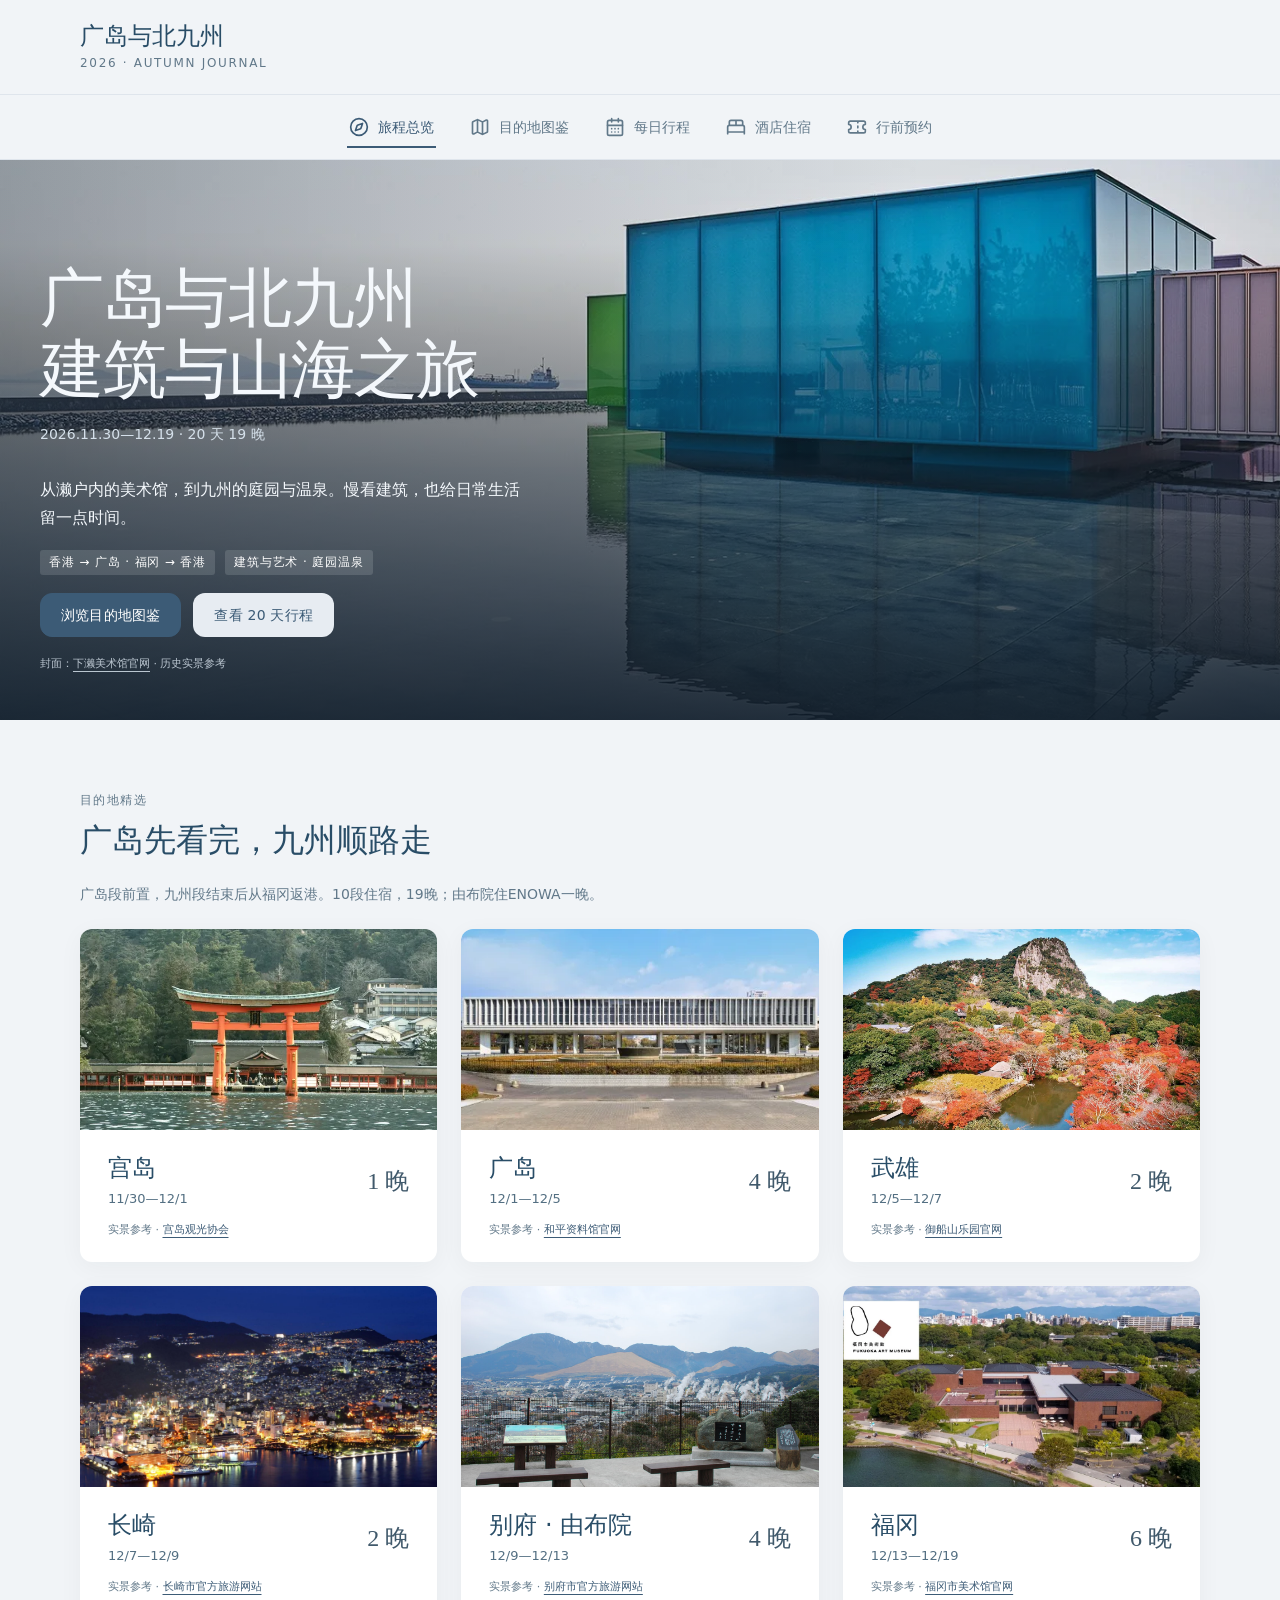
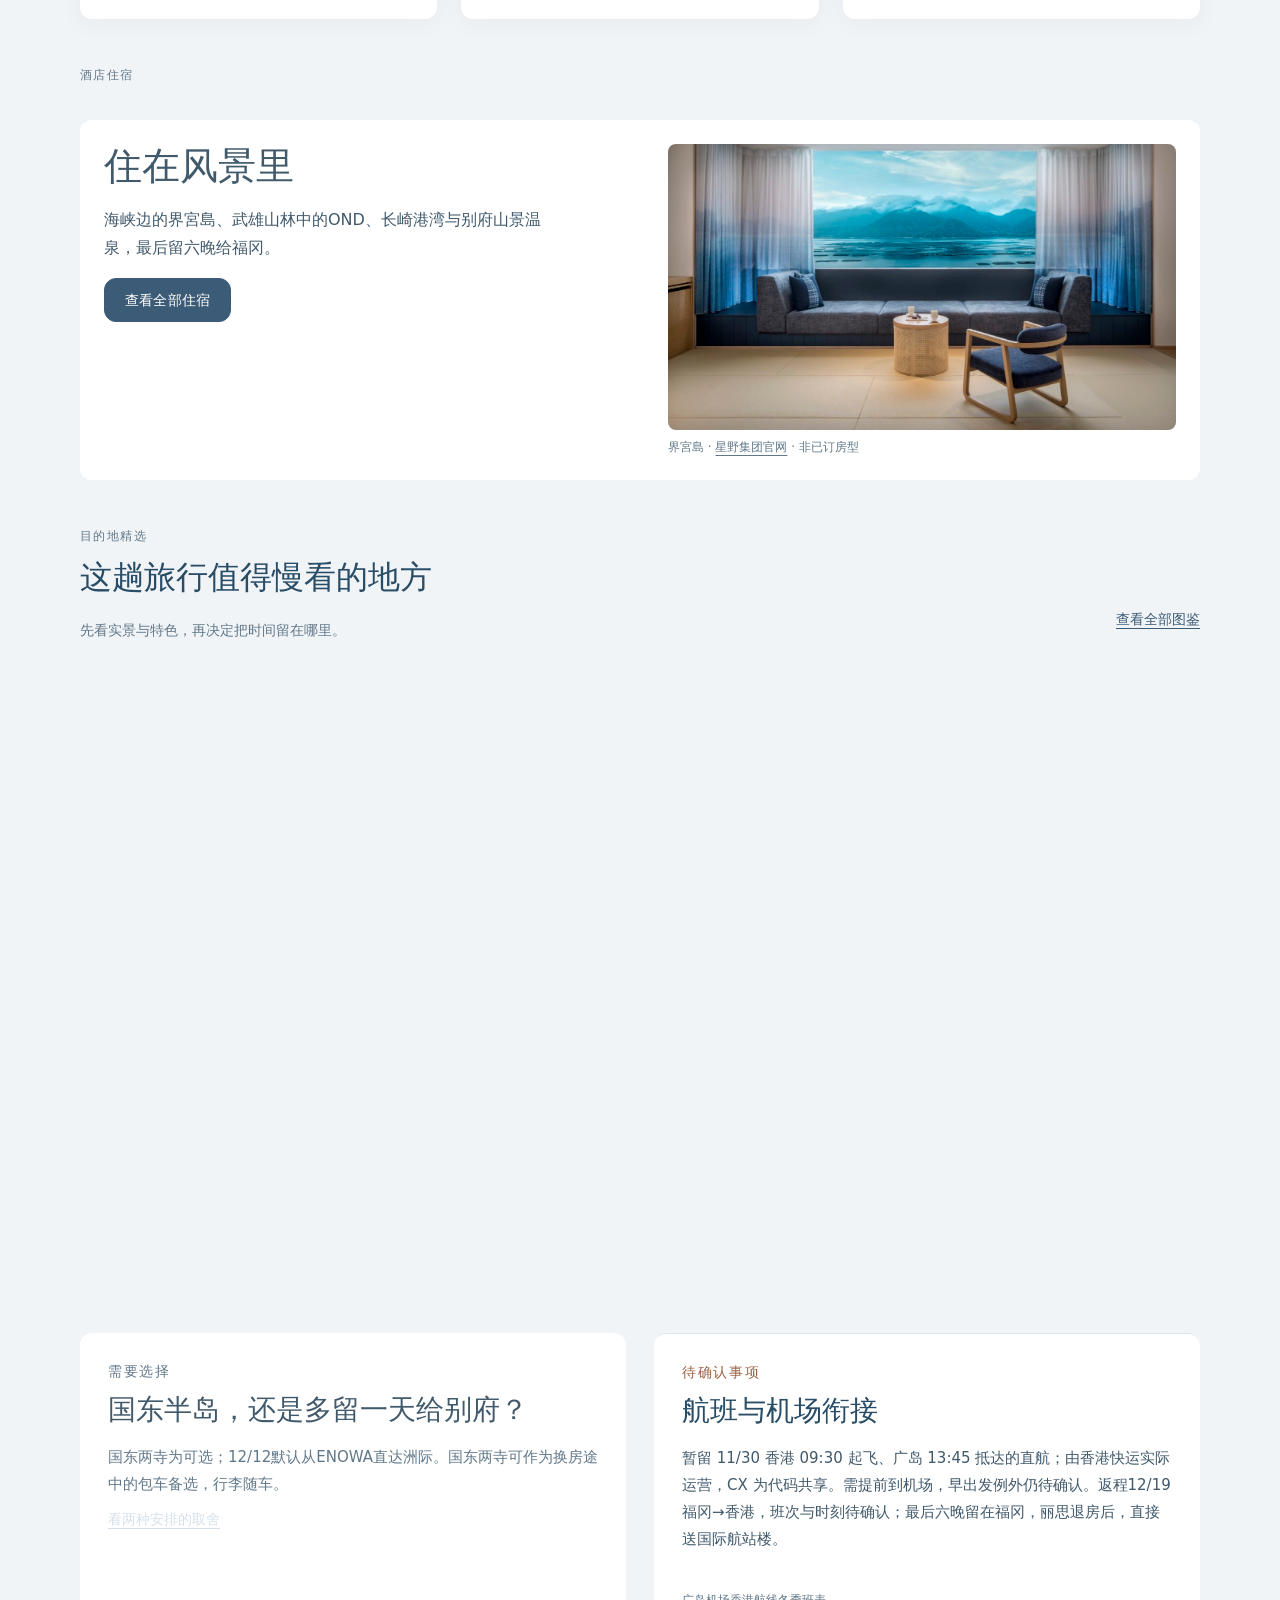
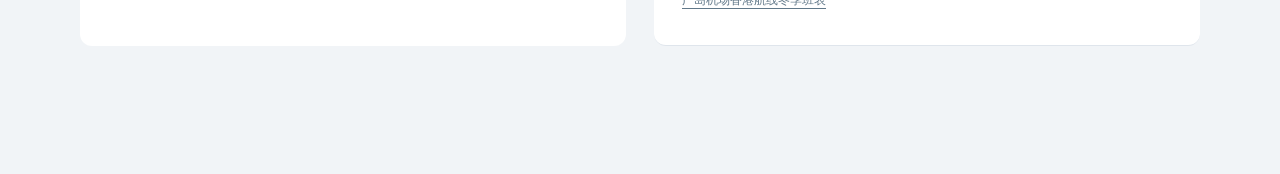
<file: index.html>
<!doctype html>
<html lang="zh-CN" data-type="software">
<head>
<meta charset="utf-8"><meta name="viewport" content="width=device-width,initial-scale=1,viewport-fit=cover"><meta name="theme-color" content="#f1f4f7"><meta name="page-type" content="software"><meta name="site-kind" content="other">
<meta name="description" content="2026年11月30日至12月19日，香港飞广岛、福冈回香港，20天建筑、艺术、庭园与温泉之旅。真实图鉴、每日交通、高端住宿与预约。">
<meta property="og:title" content="广岛与北九州｜建筑与山海之旅"><meta property="og:image" content="https://zxinrain.github.io/japan-autumn-2026/assets/simose2.webp">
<title>广岛与北九州｜2026 建筑与山海之旅</title><link rel="icon" href="assets/mark.svg" type="image/svg+xml"><link rel="stylesheet" href="style.css?v=20261112-fukuoka">
<link rel="stylesheet" href="assets/vendor/leaflet/leaflet.css"><script defer src="assets/vendor/leaflet/leaflet.js"></script><link rel="stylesheet" href="layout.css?v=20261112-fukuoka"><link rel="stylesheet" href="design-system.css?v=20261112-food-cards"><script defer src="travel-data.js?v=20261120-transit"></script><script defer src="destination-notes.js?v=20261120-transit"></script><script defer src="hotel-links.js?v=20261116-beppu"></script><script defer src="map-geography.js?v=20261116-beppu"></script><script defer src="route-data.js?v=20261120-transit"></script><script defer src="amap-route-plan.js?v=20261120-transit"></script><script defer src="amap-routes.js?v=20261116-beppu"></script><script defer src="local-maps.js?v=20261116-beppu"></script><script defer src="route-map.js?v=20261116-beppu"></script><script defer src="layout.js?v=20261116-beppu"></script><script defer src="hotel-audit.js?v=20261116-beppu"></script><script defer src="dining.js?v=20261120-transit"></script><script defer src="journey-ui.js?v=20261116-beppu"></script><script defer src="app.js?v=20261120-transit"></script>
</head>
<body><a class="skip-link" href="#content">跳到主要内容</a>
<header class="app-header"><div class="header-inner"><a class="wordmark" href="#overview">广岛与北九州<span>2026 · AUTUMN JOURNAL</span></a></div></header>
<nav class="app-nav" aria-label="主要导航"><a href="#overview" data-nav="overview"><svg class="nav-icon" aria-hidden="true" focusable="false" viewBox="0 0 24 24" fill="none" stroke="currentColor" stroke-width="2" stroke-linecap="round" stroke-linejoin="round"><g fill="none" stroke="currentColor" stroke-linecap="round" stroke-linejoin="round" stroke-width="2"><circle cx="12" cy="12" r="10"/><path d="m16.24 7.76l-1.804 5.411a2 2 0 0 1-1.265 1.265L7.76 16.24l1.804-5.411a2 2 0 0 1 1.265-1.265z"/></g></svg><span>旅程总览</span></a><a href="#destinations" data-nav="destinations"><svg class="nav-icon" aria-hidden="true" focusable="false" viewBox="0 0 24 24" fill="none" stroke="currentColor" stroke-width="2" stroke-linecap="round" stroke-linejoin="round"><path fill="none" stroke="currentColor" stroke-linecap="round" stroke-linejoin="round" stroke-width="2" d="M14.106 5.553a2 2 0 0 0 1.788 0l3.659-1.83A1 1 0 0 1 21 4.619v12.764a1 1 0 0 1-.553.894l-4.553 2.277a2 2 0 0 1-1.788 0l-4.212-2.106a2 2 0 0 0-1.788 0l-3.659 1.83A1 1 0 0 1 3 19.381V6.618a1 1 0 0 1 .553-.894l4.553-2.277a2 2 0 0 1 1.788 0zm.894.211v15M9 3.236v15"/></svg><span>目的地图鉴</span></a><a href="#itinerary" data-nav="itinerary"><svg class="nav-icon" aria-hidden="true" focusable="false" viewBox="0 0 24 24" fill="none" stroke="currentColor" stroke-width="2" stroke-linecap="round" stroke-linejoin="round"><g fill="none" stroke="currentColor" stroke-linecap="round" stroke-linejoin="round" stroke-width="2"><path d="M8 2v4m8-4v4"/><rect width="18" height="18" x="3" y="4" rx="2"/><path d="M3 10h18M8 14h.01M12 14h.01M16 14h.01M8 18h.01M12 18h.01M16 18h.01"/></g></svg><span>每日行程</span></a><a href="#stay" data-nav="stay"><svg class="nav-icon" aria-hidden="true" focusable="false" viewBox="0 0 24 24" fill="none" stroke="currentColor" stroke-width="2" stroke-linecap="round" stroke-linejoin="round"><path fill="none" stroke="currentColor" stroke-linecap="round" stroke-linejoin="round" stroke-width="2" d="M2 20v-8a2 2 0 0 1 2-2h16a2 2 0 0 1 2 2v8M4 10V6a2 2 0 0 1 2-2h12a2 2 0 0 1 2 2v4m-8-6v6M2 18h20"/></svg><span>酒店住宿</span></a><a href="#booking" data-nav="booking"><svg class="nav-icon" aria-hidden="true" focusable="false" viewBox="0 0 24 24" fill="none" stroke="currentColor" stroke-width="2" stroke-linecap="round" stroke-linejoin="round"><path fill="none" stroke="currentColor" stroke-linecap="round" stroke-linejoin="round" stroke-width="2" d="M2 9a3 3 0 0 1 0 6v2a2 2 0 0 0 2 2h16a2 2 0 0 0 2-2v-2a3 3 0 0 1 0-6V7a2 2 0 0 0-2-2H4a2 2 0 0 0-2 2Zm11-4v2m0 10v2m0-8v2"/></svg><span>行前预约</span></a></nav>
<main id="content" class="app-content" aria-label="旅行内容"><div class="loading-state"><h1>广岛与北九州</h1><p>正在载入 20 天图文行程…</p></div></main>
<noscript><div class="app-content"><p>交互阅读需要启用 JavaScript，也可打开<a href="itinerary.md">完整文字行程</a>。</p></div></noscript>

</body></html>
</file>
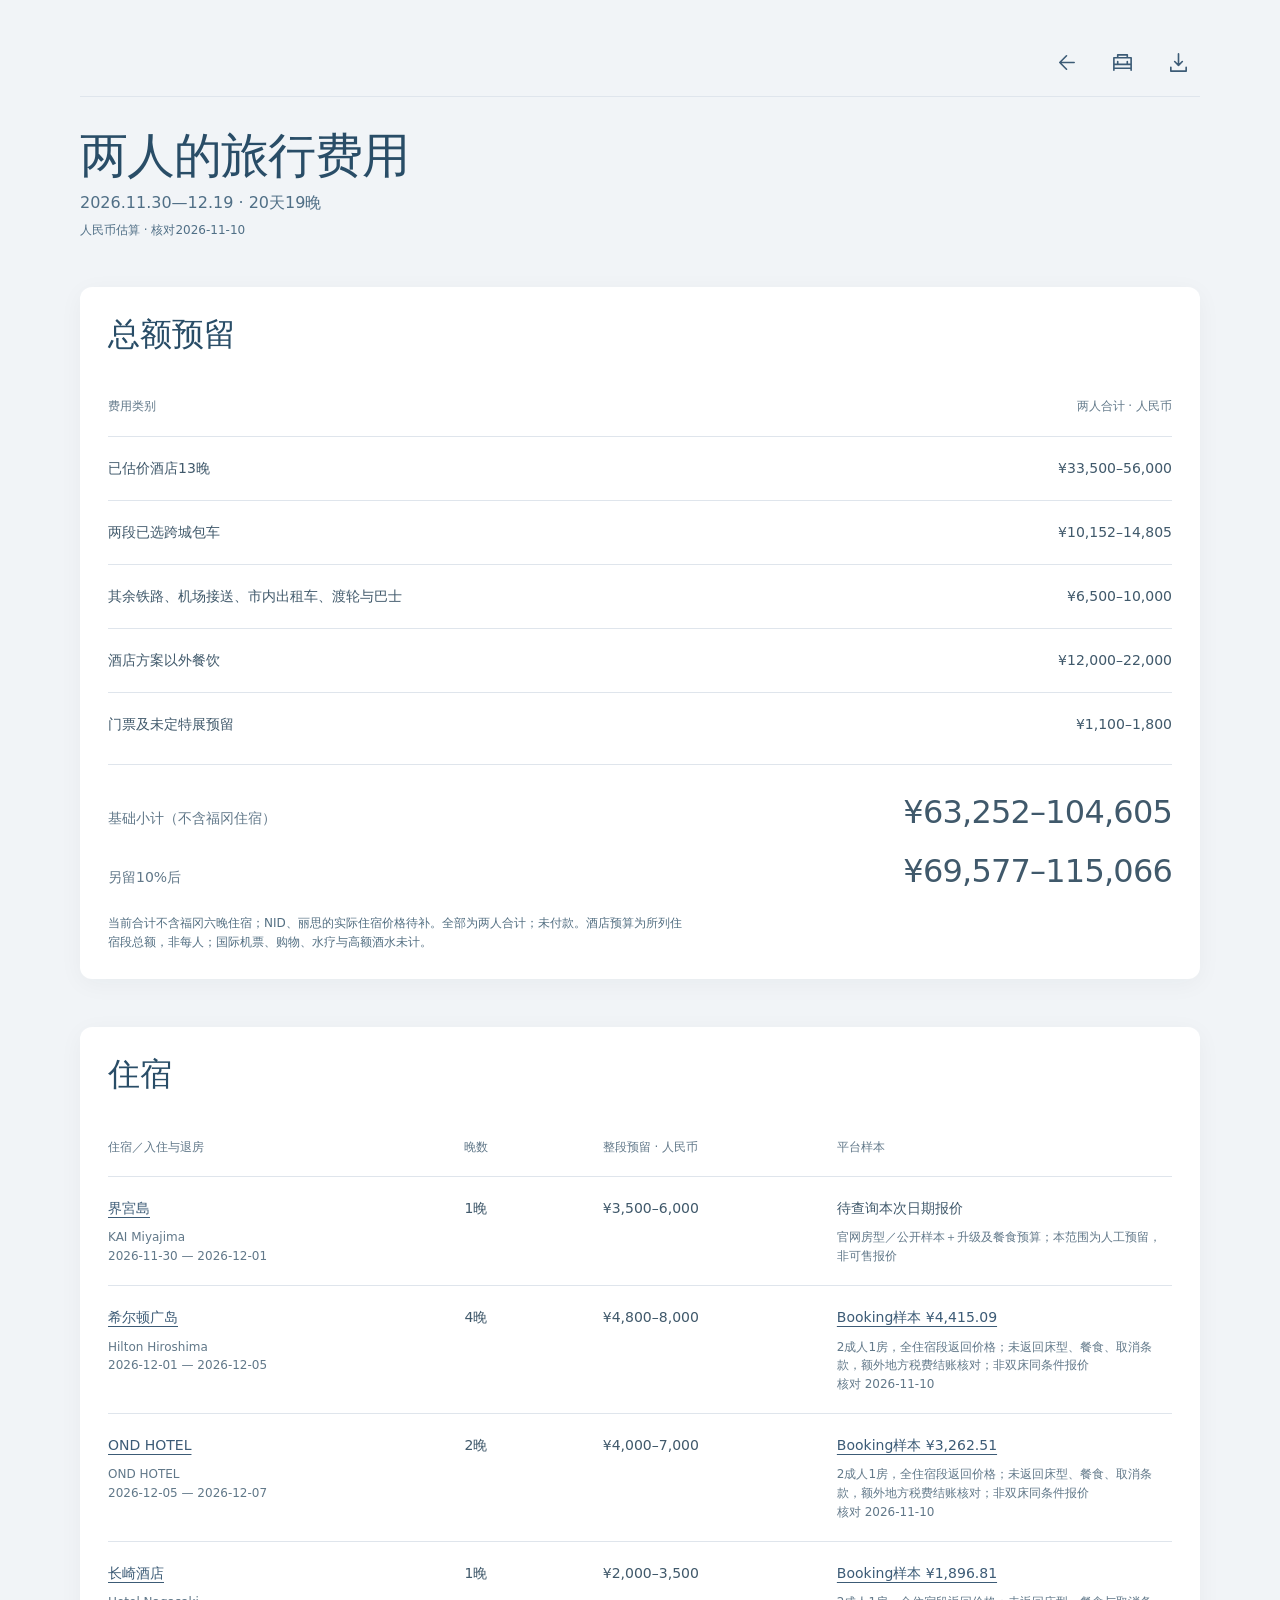
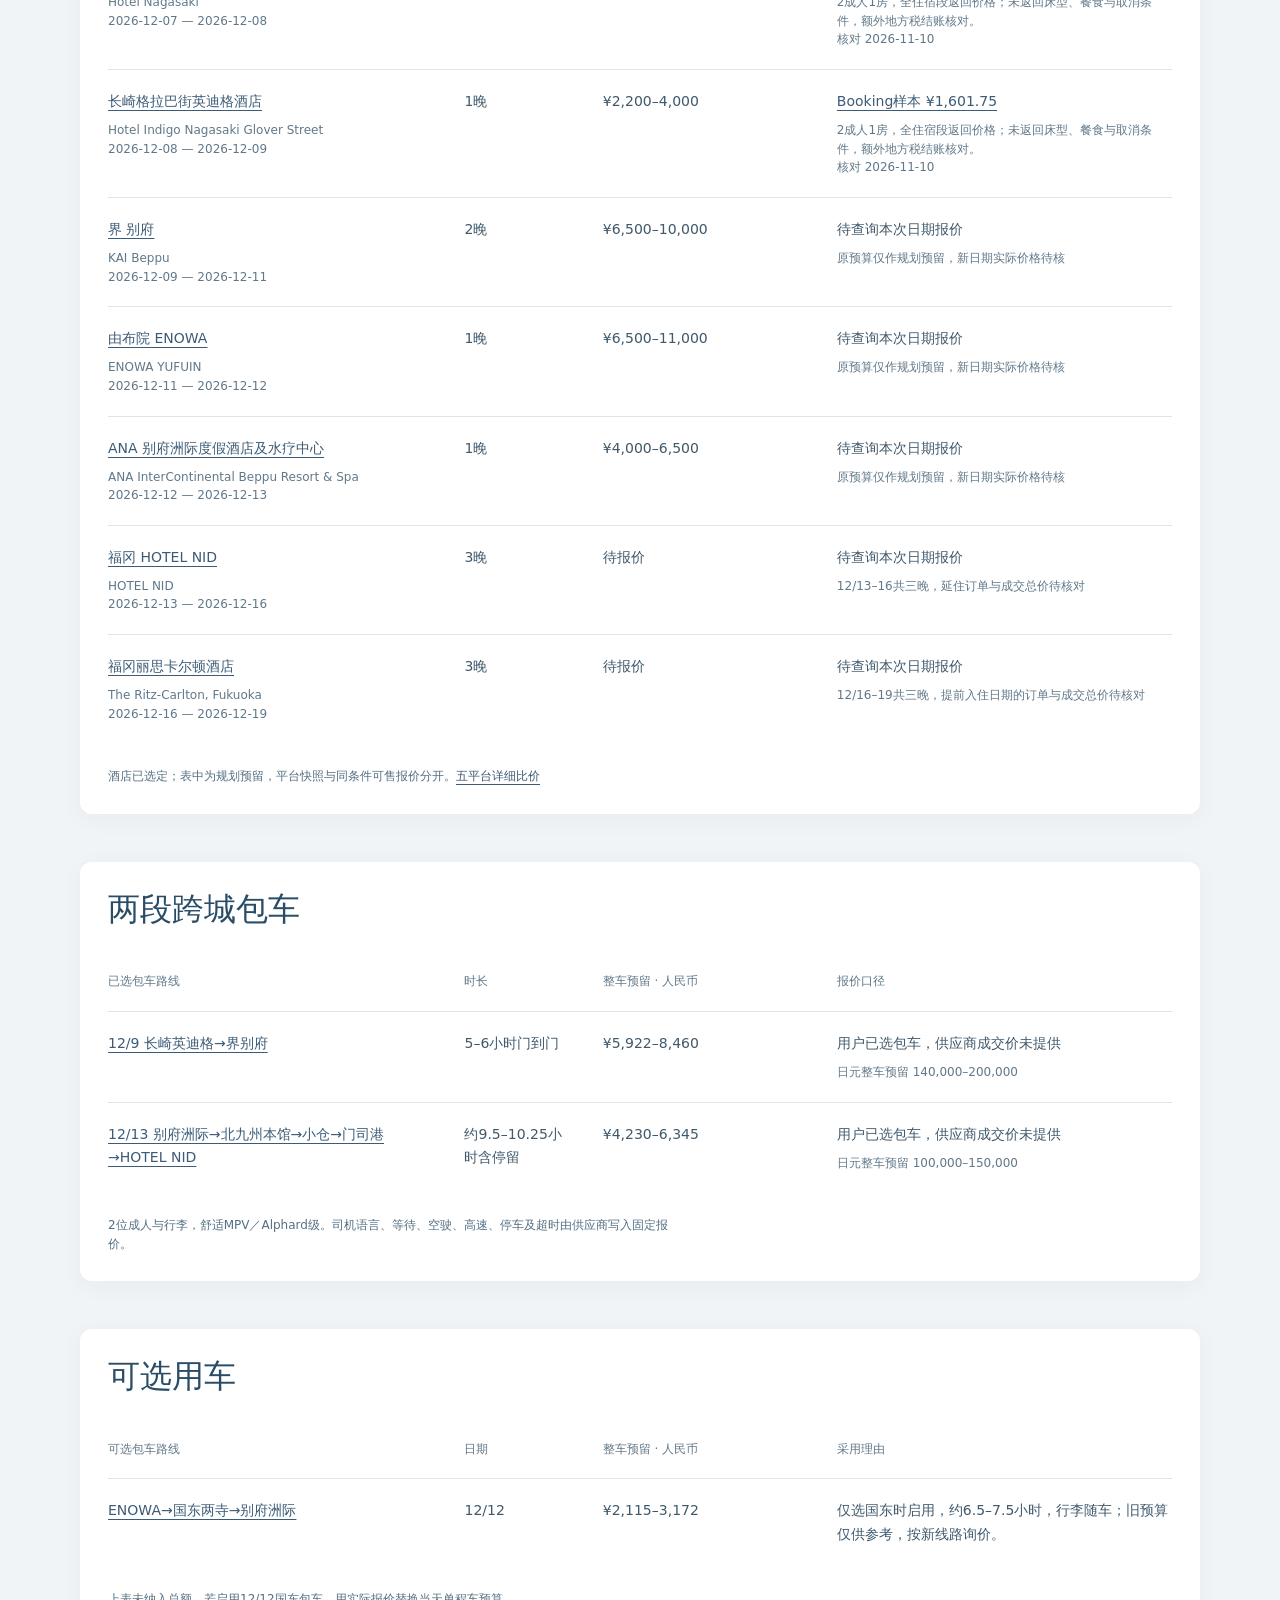
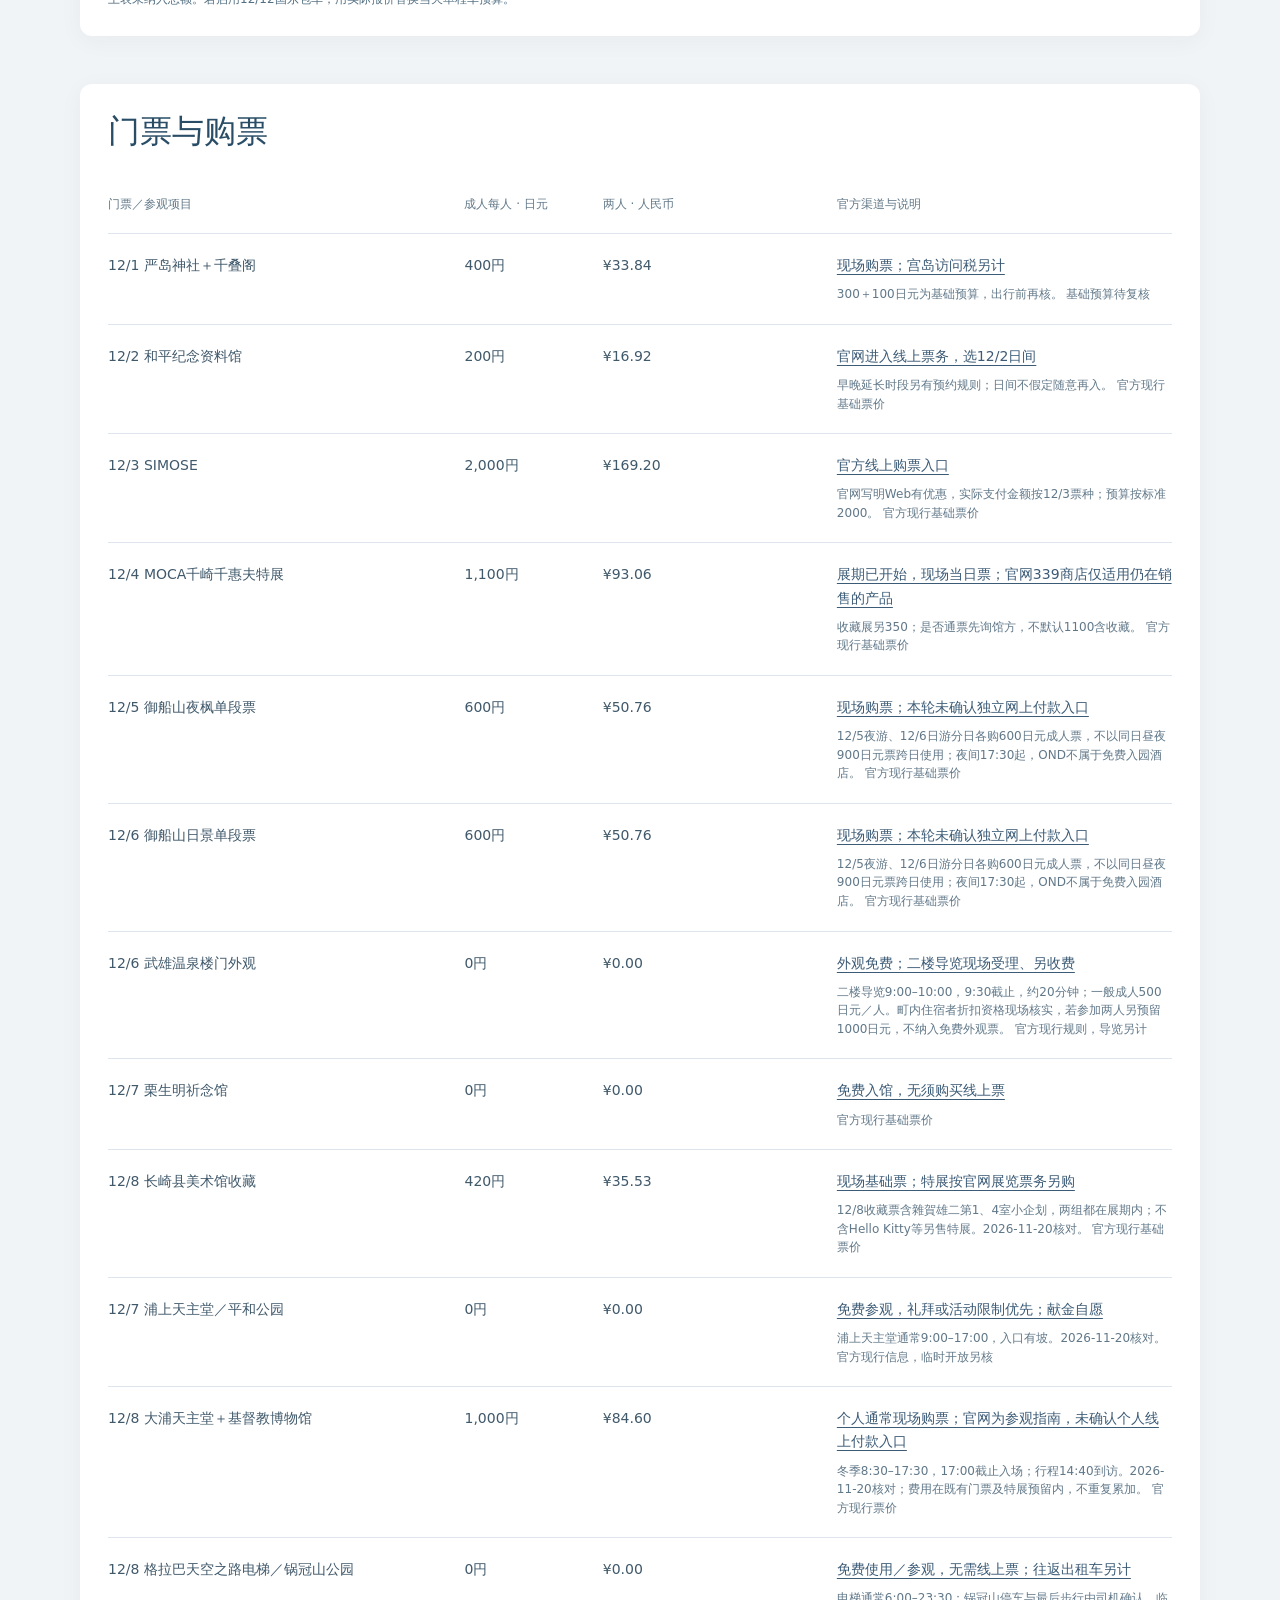
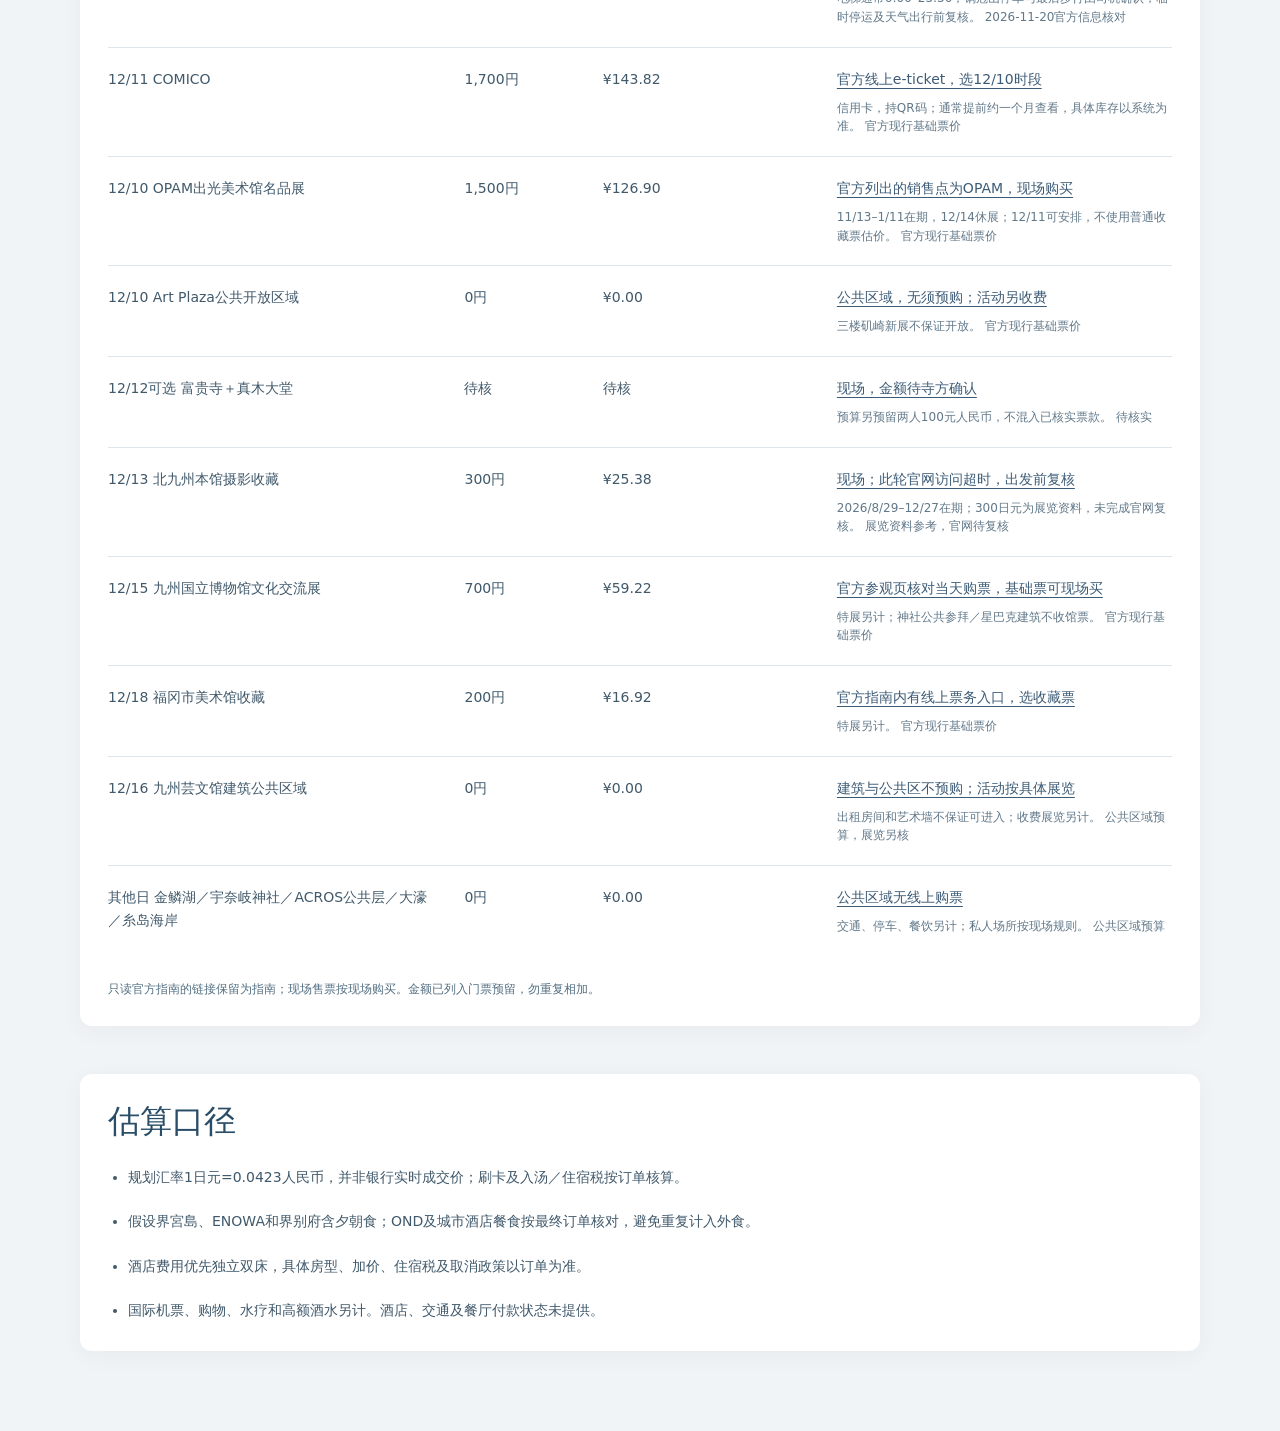
<file: cost-estimate.html>
<!doctype html><html lang="zh-CN"><head><meta charset="utf-8"><meta name="viewport" content="width=device-width,initial-scale=1,viewport-fit=cover"><meta name="theme-color" content="#f1f4f7"><title>旅行费用｜广岛与北九州</title><link rel="stylesheet" href="style.css?v=20261110-clean"><link rel="stylesheet" href="layout.css?v=20261110-clean"><link rel="stylesheet" href="cost-layout.css?v=20261110-clean"><link rel="stylesheet" href="design-system.css?v=20261110-clean"></head><body class="cost-page"><a class="skip-link" href="#cost-content">跳到费用明细</a><main id="cost-content" class="cost-content"><nav class="utility-bar" aria-label="费用资料"><a class="utility-icon" aria-label="返回行前预约" title="返回行前预约" href="index.html#booking"><svg viewBox="0 0 24 24" fill="none" stroke="currentColor" stroke-width="1.7" stroke-linecap="round" stroke-linejoin="round" aria-hidden="true"><path d="m12 5-7 7 7 7M5 12h15"/></svg></a><a class="utility-icon" aria-label="查看酒店比价" title="查看酒店比价" href="hotels.html"><svg viewBox="0 0 24 24" fill="none" stroke="currentColor" stroke-width="1.7" stroke-linecap="round" stroke-linejoin="round" aria-hidden="true"><path d="M3 20V7h18v13M3 14h18M7 7V4h10v3M7 14v-3m10 3v-3M3 18h18"/></svg></a><a class="utility-icon" aria-label="下载费用表" title="下载费用表" href="cost-estimate.csv" download><svg viewBox="0 0 24 24" fill="none" stroke="currentColor" stroke-width="1.7" stroke-linecap="round" stroke-linejoin="round" aria-hidden="true"><path d="M12 3v12m-4-4 4 4 4-4M4 17v4h16v-4"/></svg></a></nav><header class="cost-intro"><h1>两人的旅行费用</h1><p>2026.11.30—12.19 · 20天19晚</p><p class="cost-note">人民币估算 · 核对2026-11-10</p></header><section class="cost-section" id="total"><h2>总额预留</h2><div class="cost-table-scroll" role="region" tabindex="0" aria-label="费用类别明细，窄屏可横向滚动"><table class="cost-table summary"><thead><tr><th scope="col">费用类别</th><th scope="col">两人合计 · 人民币</th></tr></thead><tbody><tr><td>已估价酒店13晚</td><td>¥33,500–56,000</td></tr><tr><td>两段已选跨城包车</td><td>¥10,152–14,805</td></tr><tr><td>其余铁路、机场接送、市内出租车、渡轮与巴士</td><td>¥6,500–10,000</td></tr><tr><td>酒店方案以外餐饮</td><td>¥12,000–22,000</td></tr><tr><td>门票及未定特展预留</td><td>¥1,100–1,800</td></tr></tbody></table></div><dl class="cost-totals"><div><dt>基础小计（不含福冈住宿）</dt><dd>¥63,252–104,605</dd></div><div><dt>另留10%后</dt><dd>¥69,577–115,066</dd></div></dl><p class="cost-note">当前合计不含福冈六晚住宿；NID、丽思的实际住宿价格待补。全部为两人合计；未付款。酒店预算为所列住宿段总额，非每人；国际机票、购物、水疗与高额酒水未计。</p></section><section class="cost-section" id="hotels"><h2>住宿</h2><div class="cost-table-scroll" role="region" tabindex="0" aria-label="住宿／入住与退房明细，窄屏可横向滚动"><table class="cost-table detail"><thead><tr><th scope="col">住宿／入住与退房</th><th scope="col">晚数</th><th scope="col">整段预留 · 人民币</th><th scope="col">平台样本</th></tr></thead><tbody><tr><td><a href="https://hoshinoresorts.com/ja/hotels/kaimiyajima/" target="_blank" rel="noopener noreferrer">界宮島</a><small>KAI Miyajima<br>2026-11-30 — 2026-12-01</small></td><td>1晚</td><td>¥3,500–6,000</td><td>待查询本次日期报价<small>官网房型／公开样本＋升级及餐食预算；本范围为人工预留，非可售报价</small></td></tr><tr><td><a href="https://hiroshima.hiltonjapan.co.jp/rooms/" target="_blank" rel="noopener noreferrer">希尔顿广岛</a><small>Hilton Hiroshima<br>2026-12-01 — 2026-12-05</small></td><td>4晚</td><td>¥4,800–8,000</td><td><a href="https://www.booking.com/hotel/jp/hilton-hiroshima.html" target="_blank" rel="noopener noreferrer">Booking样本 ¥4,415.09</a><small>2成人1房，全住宿段返回价格；未返回床型、餐食、取消条款，额外地方税费结账核对；非双床同条件报价<br>核对 2026-11-10</small></td></tr><tr><td><a href="https://www.ondhotel.jp/stay/" target="_blank" rel="noopener noreferrer">OND HOTEL</a><small>OND HOTEL<br>2026-12-05 — 2026-12-07</small></td><td>2晚</td><td>¥4,000–7,000</td><td><a href="https://www.booking.com/hotel/jp/ond-ondohoteru.html" target="_blank" rel="noopener noreferrer">Booking样本 ¥3,262.51</a><small>2成人1房，全住宿段返回价格；未返回床型、餐食、取消条款，额外地方税费结账核对；非双床同条件报价<br>核对 2026-11-10</small></td></tr><tr><td><a href="https://hotel-nagasaki.jp/tw/" target="_blank" rel="noopener noreferrer">长崎酒店</a><small>Hotel Nagasaki<br>2026-12-07 — 2026-12-08</small></td><td>1晚</td><td>¥2,000–3,500</td><td><a href="https://www.booking.com/hotel/jp/nagasaki.html" target="_blank" rel="noopener noreferrer">Booking样本 ¥1,896.81</a><small>2成人1房，全住宿段返回价格；未返回床型、餐食与取消条件，额外地方税结账核对。<br>核对 2026-11-10</small></td></tr><tr><td><a href="https://nagasaki.hotelindigo.com/" target="_blank" rel="noopener noreferrer">长崎格拉巴街英迪格酒店</a><small>Hotel Indigo Nagasaki Glover Street<br>2026-12-08 — 2026-12-09</small></td><td>1晚</td><td>¥2,200–4,000</td><td><a href="https://www.booking.com/hotel/jp/indigo-nagasaki-glover-street-an-ihg.html" target="_blank" rel="noopener noreferrer">Booking样本 ¥1,601.75</a><small>2成人1房，全住宿段返回价格；未返回床型、餐食与取消条件，额外地方税结账核对。<br>核对 2026-11-10</small></td></tr><tr><td><a href="https://hoshinoresorts.com/ja/hotels/kaibeppu/" target="_blank" rel="noopener noreferrer">界 别府</a><small>KAI Beppu<br>2026-12-09 — 2026-12-11</small></td><td>2晚</td><td>¥6,500–10,000</td><td>待查询本次日期报价<small>原预算仅作规划预留，新日期实际价格待核</small></td></tr><tr><td><a href="https://enowa-yufuin.jp/" target="_blank" rel="noopener noreferrer">由布院 ENOWA</a><small>ENOWA YUFUIN<br>2026-12-11 — 2026-12-12</small></td><td>1晚</td><td>¥6,500–11,000</td><td>待查询本次日期报价<small>原预算仅作规划预留，新日期实际价格待核</small></td></tr><tr><td><a href="https://anaicbeppu.com/faq/" target="_blank" rel="noopener noreferrer">ANA 别府洲际度假酒店及水疗中心</a><small>ANA InterContinental Beppu Resort &amp; Spa<br>2026-12-12 — 2026-12-13</small></td><td>1晚</td><td>¥4,000–6,500</td><td>待查询本次日期报价<small>原预算仅作规划预留，新日期实际价格待核</small></td></tr><tr><td><a href="https://nid.seven-garden.com/en/" target="_blank" rel="noopener noreferrer">福冈 HOTEL NID</a><small>HOTEL NID<br>2026-12-13 — 2026-12-16</small></td><td>3晚</td><td>待报价</td><td>待查询本次日期报价<small>12/13–16共三晚，延住订单与成交总价待核对</small></td></tr><tr><td><a href="https://www.ritzcarlton.com/en/hotels/fukrz-the-ritz-carlton-fukuoka/rooms/" target="_blank" rel="noopener noreferrer">福冈丽思卡尔顿酒店</a><small>The Ritz-Carlton, Fukuoka<br>2026-12-16 — 2026-12-19</small></td><td>3晚</td><td>待报价</td><td>待查询本次日期报价<small>12/16–19共三晚，提前入住日期的订单与成交总价待核对</small></td></tr></tbody></table></div><p class="cost-note">酒店已选定；表中为规划预留，平台快照与同条件可售报价分开。<a href="hotels.html" target="_blank" rel="noopener noreferrer">五平台详细比价</a></p></section><section class="cost-section" id="charters"><h2>两段跨城包车</h2><div class="cost-table-scroll" role="region" tabindex="0" aria-label="已选包车路线明细，窄屏可横向滚动"><table class="cost-table detail"><thead><tr><th scope="col">已选包车路线</th><th scope="col">时长</th><th scope="col">整车预留 · 人民币</th><th scope="col">报价口径</th></tr></thead><tbody><tr><td><a href="https://www.citycab.jp/taxi-introduction/" target="_blank" rel="noopener noreferrer">12/9 长崎英迪格→界别府</a></td><td>5–6小时门到门</td><td>¥5,922–8,460</td><td>用户已选包车，供应商成交价未提供<small>日元整车预留 140,000–200,000</small></td></tr><tr><td><a href="https://kamenoi.co.jp/taxi/campaign/" target="_blank" rel="noopener noreferrer">12/13 别府洲际→北九州本馆→小仓→门司港→HOTEL NID</a></td><td>约9.5–10.25小时含停留</td><td>¥4,230–6,345</td><td>用户已选包车，供应商成交价未提供<small>日元整车预留 100,000–150,000</small></td></tr></tbody></table></div><p class="cost-note">2位成人与行李，舒适MPV／Alphard级。司机语言、等待、空驶、高速、停车及超时由供应商写入固定报价。</p></section><section class="cost-section" id="optional"><h2>可选用车</h2><div class="cost-table-scroll" role="region" tabindex="0" aria-label="可选包车路线明细，窄屏可横向滚动"><table class="cost-table detail"><thead><tr><th scope="col">可选包车路线</th><th scope="col">日期</th><th scope="col">整车预留 · 人民币</th><th scope="col">采用理由</th></tr></thead><tbody><tr><td><a href="https://kamenoi.co.jp/taxi/campaign/" target="_blank" rel="noopener noreferrer">ENOWA→国东两寺→别府洲际</a></td><td>12/12</td><td>¥2,115–3,172</td><td>仅选国东时启用，约6.5–7.5小时，行李随车；旧预算仅供参考，按新线路询价。</td></tr></tbody></table></div><p class="cost-note">上表未纳入总额。若启用12/12国东包车，用实际报价替换当天单程车预算。</p></section><section class="cost-section" id="tickets"><h2>门票与购票</h2><div class="cost-table-scroll" role="region" tabindex="0" aria-label="门票／参观项目明细，窄屏可横向滚动"><table class="cost-table detail"><thead><tr><th scope="col">门票／参观项目</th><th scope="col">成人每人 · 日元</th><th scope="col">两人 · 人民币</th><th scope="col">官方渠道与说明</th></tr></thead><tbody><tr><td>12/1 严岛神社＋千叠阁</td><td>400円</td><td>¥33.84</td><td><a href="https://www.miyajima.or.jp/" target="_blank" rel="noopener noreferrer">现场购票；宫岛访问税另计</a><small>300＋100日元为基础预算，出行前再核。 基础预算待复核</small></td></tr><tr><td>12/2 和平纪念资料馆</td><td>200円</td><td>¥16.92</td><td><a href="https://hpmmuseum.jp/" target="_blank" rel="noopener noreferrer">官网进入线上票务，选12/2日间</a><small>早晚延长时段另有预约规则；日间不假定随意再入。 官方现行基础票价</small></td></tr><tr><td>12/3 SIMOSE</td><td>2,000円</td><td>¥169.20</td><td><a href="https://simose-museum.jp/tickets/" target="_blank" rel="noopener noreferrer">官方线上购票入口</a><small>官网写明Web有优惠，实际支付金额按12/3票种；预算按标准2000。 官方现行基础票价</small></td></tr><tr><td>12/4 MOCA千崎千惠夫特展</td><td>1,100円</td><td>¥93.06</td><td><a href="https://www.hiroshima-moca.jp/exhibition/senzakichieo" target="_blank" rel="noopener noreferrer">展期已开始，现场当日票；官网339商店仅适用仍在销售的产品</a><small>收藏展另350；是否通票先询馆方，不默认1100含收藏。 官方现行基础票价</small></td></tr><tr><td>12/5 御船山夜枫单段票</td><td>600円</td><td>¥50.76</td><td><a href="https://www.mifuneyamarakuen.jp/autumn/" target="_blank" rel="noopener noreferrer">现场购票；本轮未确认独立网上付款入口</a><small>12/5夜游、12/6日游分日各购600日元成人票，不以同日昼夜900日元票跨日使用；夜间17:30起，OND不属于免费入园酒店。 官方现行基础票价</small></td></tr><tr><td>12/6 御船山日景单段票</td><td>600円</td><td>¥50.76</td><td><a href="https://www.mifuneyamarakuen.jp/autumn/" target="_blank" rel="noopener noreferrer">现场购票；本轮未确认独立网上付款入口</a><small>12/5夜游、12/6日游分日各购600日元成人票，不以同日昼夜900日元票跨日使用；夜间17:30起，OND不属于免费入园酒店。 官方现行基础票价</small></td></tr><tr><td>12/6 武雄温泉楼门外观</td><td>0円</td><td>¥0.00</td><td><a href="https://www.takeo-kk.net/sightseeing/001373.php" target="_blank" rel="noopener noreferrer">外观免费；二楼导览现场受理、另收费</a><small>二楼导览9:00–10:00，9:30截止，约20分钟；一般成人500日元／人。町内住宿者折扣资格现场核实，若参加两人另预留1000日元，不纳入免费外观票。 官方现行规则，导览另计</small></td></tr><tr><td>12/7 栗生明祈念馆</td><td>0円</td><td>¥0.00</td><td><a href="https://www.peace-nagasaki.go.jp/guide" target="_blank" rel="noopener noreferrer">免费入馆，无须购买线上票</a><small> 官方现行基础票价</small></td></tr><tr><td>12/8 长崎县美术馆收藏</td><td>420円</td><td>¥35.53</td><td><a href="https://www.nagasaki-museum.jp/visitor" target="_blank" rel="noopener noreferrer">现场基础票；特展按官网展览票务另购</a><small>12/8收藏票含雜賀雄二第1、4室小企划，两组都在展期内；不含Hello Kitty等另售特展。2026-11-20核对。 官方现行基础票价</small></td></tr><tr><td>12/7 浦上天主堂／平和公园</td><td>0円</td><td>¥0.00</td><td><a href="https://www.at-nagasaki.jp/spot/122" target="_blank" rel="noopener noreferrer">免费参观，礼拜或活动限制优先；献金自愿</a><small>浦上天主堂通常9:00–17:00，入口有坡。2026-11-20核对。 官方现行信息，临时开放另核</small></td></tr><tr><td>12/8 大浦天主堂＋基督教博物馆</td><td>1,000円</td><td>¥84.60</td><td><a href="https://oura-church.jp/guide/" target="_blank" rel="noopener noreferrer">个人通常现场购票；官网为参观指南，未确认个人线上付款入口</a><small>冬季8:30–17:30，17:00截止入场；行程14:40到访。2026-11-20核对；费用在既有门票及特展预留内，不重复累加。 官方现行票价</small></td></tr><tr><td>12/8 格拉巴天空之路电梯／锅冠山公园</td><td>0円</td><td>¥0.00</td><td><a href="https://www.at-nagasaki.jp/spot/62406" target="_blank" rel="noopener noreferrer">免费使用／参观，无需线上票；往返出租车另计</a><small>电梯通常6:00–23:30；锅冠山停车与最后步行由司机确认，临时停运及天气出行前复核。 2026-11-20官方信息核对</small></td></tr><tr><td>12/11 COMICO</td><td>1,700円</td><td>¥143.82</td><td><a href="https://reserva.be/comicoartmuseumyufuin" target="_blank" rel="noopener noreferrer">官方线上e-ticket，选12/10时段</a><small>信用卡，持QR码；通常提前约一个月查看，具体库存以系统为准。 官方现行基础票价</small></td></tr><tr><td>12/10 OPAM出光美术馆名品展</td><td>1,500円</td><td>¥126.90</td><td><a href="https://www.opam.jp/exhibitions/detail/a56e8223-b250-4c01-a096-1a25013ea3de" target="_blank" rel="noopener noreferrer">官方列出的销售点为OPAM，现场购买</a><small>11/13–1/11在期，12/14休展；12/11可安排，不使用普通收藏票估价。 官方现行基础票价</small></td></tr><tr><td>12/10 Art Plaza公共开放区域</td><td>0円</td><td>¥0.00</td><td><a href="https://www.art-plaza.jp/" target="_blank" rel="noopener noreferrer">公共区域，无须预购；活动另收费</a><small>三楼矶崎新展不保证开放。 官方现行基础票价</small></td></tr><tr><td>12/12可选 富贵寺＋真木大堂</td><td>待核</td><td>待核</td><td><a href="https://www.makiodo.jp/access.html" target="_blank" rel="noopener noreferrer">现场，金额待寺方确认</a><small>预算另预留两人100元人民币，不混入已核实票款。 待核实</small></td></tr><tr><td>12/13 北九州本馆摄影收藏</td><td>300円</td><td>¥25.38</td><td><a href="https://kmma.jp/exhibition/collection2-photograph/" target="_blank" rel="noopener noreferrer">现场；此轮官网访问超时，出发前复核</a><small>2026/8/29–12/27在期；300日元为展览资料，未完成官网复核。 展览资料参考，官网待复核</small></td></tr><tr><td>12/15 九州国立博物馆文化交流展</td><td>700円</td><td>¥59.22</td><td><a href="https://www.kyuhaku.jp/visit/visit_qanda.html" target="_blank" rel="noopener noreferrer">官方参观页核对当天购票，基础票可现场买</a><small>特展另计；神社公共参拜／星巴克建筑不收馆票。 官方现行基础票价</small></td></tr><tr><td>12/18 福冈市美术馆收藏</td><td>200円</td><td>¥16.92</td><td><a href="https://www.fukuoka-art-museum.jp/guide/" target="_blank" rel="noopener noreferrer">官方指南内有线上票务入口，选收藏票</a><small>特展另计。 官方现行基础票价</small></td></tr><tr><td>12/16 九州芸文馆建筑公共区域</td><td>0円</td><td>¥0.00</td><td><a href="https://www.kyushu-geibun.jp/" target="_blank" rel="noopener noreferrer">建筑与公共区不预购；活动按具体展览</a><small>出租房间和艺术墙不保证可进入；收费展览另计。 公共区域预算，展览另核</small></td></tr><tr><td>其他日 金鳞湖／宇奈岐神社／ACROS公共层／大濠／糸岛海岸</td><td>0円</td><td>¥0.00</td><td><a href="https://yokanavi.com/" target="_blank" rel="noopener noreferrer">公共区域无线上购票</a><small>交通、停车、餐饮另计；私人场所按现场规则。 公共区域预算</small></td></tr></tbody></table></div><p class="cost-note">只读官方指南的链接保留为指南；现场售票按现场购买。金额已列入门票预留，勿重复相加。</p></section><section class="cost-section" id="notes"><h2>估算口径</h2><ul class="cost-assumptions"><li>规划汇率1日元=0.0423人民币，并非银行实时成交价；刷卡及入汤／住宿税按订单核算。</li><li>假设界宮島、ENOWA和界别府含夕朝食；OND及城市酒店餐食按最终订单核对，避免重复计入外食。</li><li>酒店费用优先独立双床，具体房型、加价、住宿税及取消政策以订单为准。</li><li>国际机票、购物、水疗和高额酒水另计。酒店、交通及餐厅付款状态未提供。</li></ul></section></main></body></html>
</file>
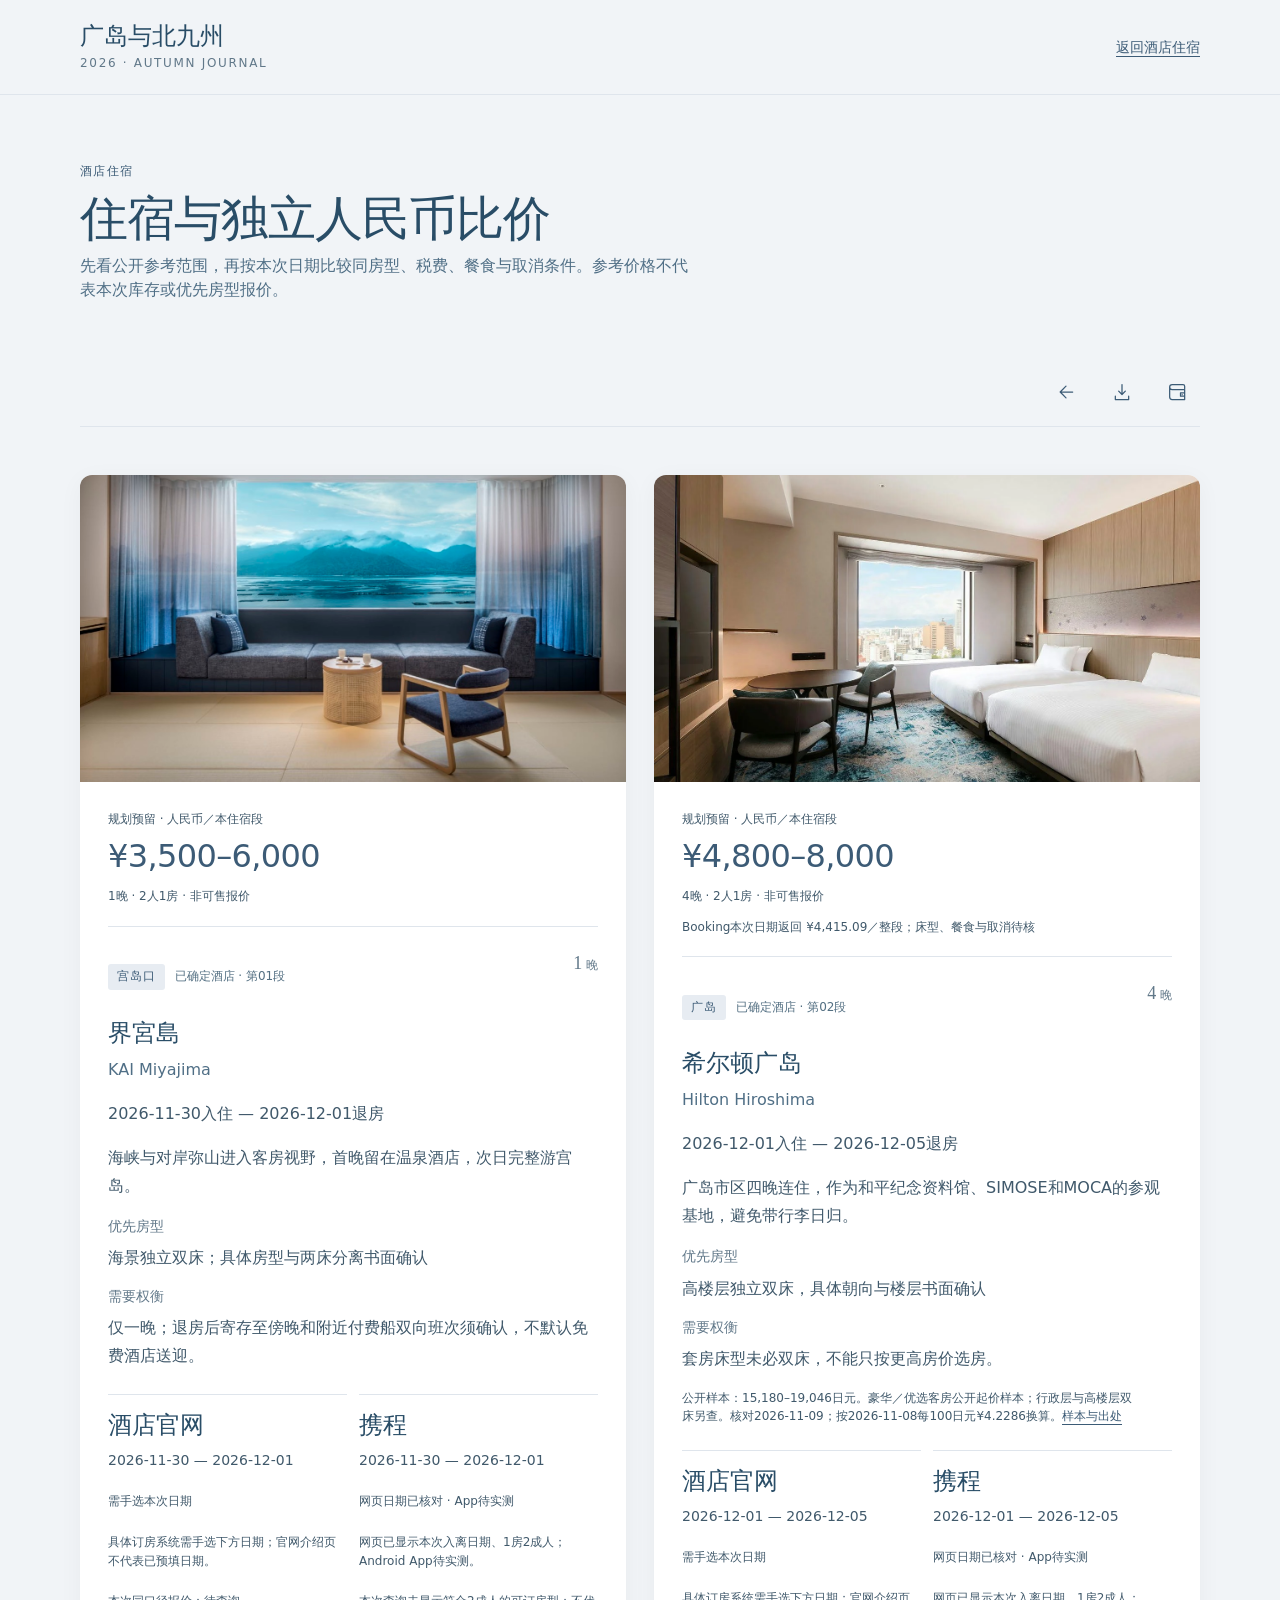
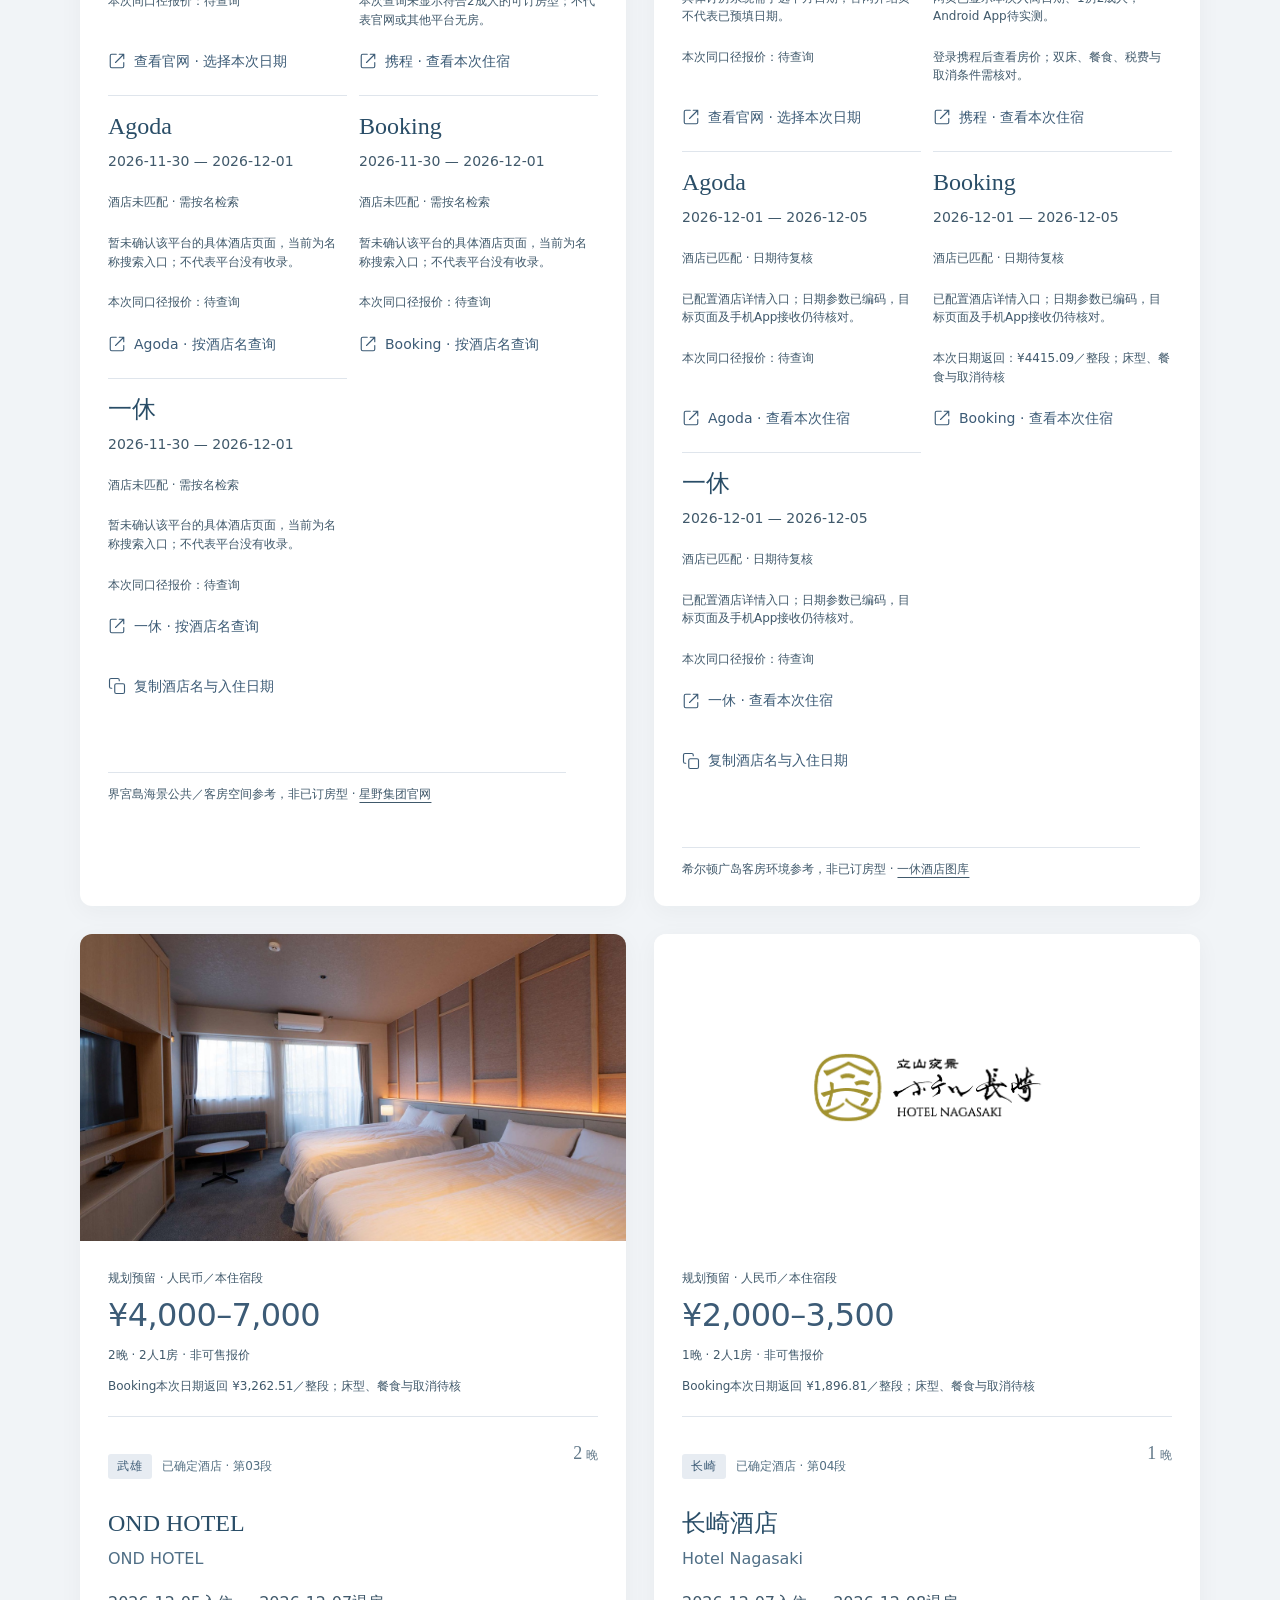
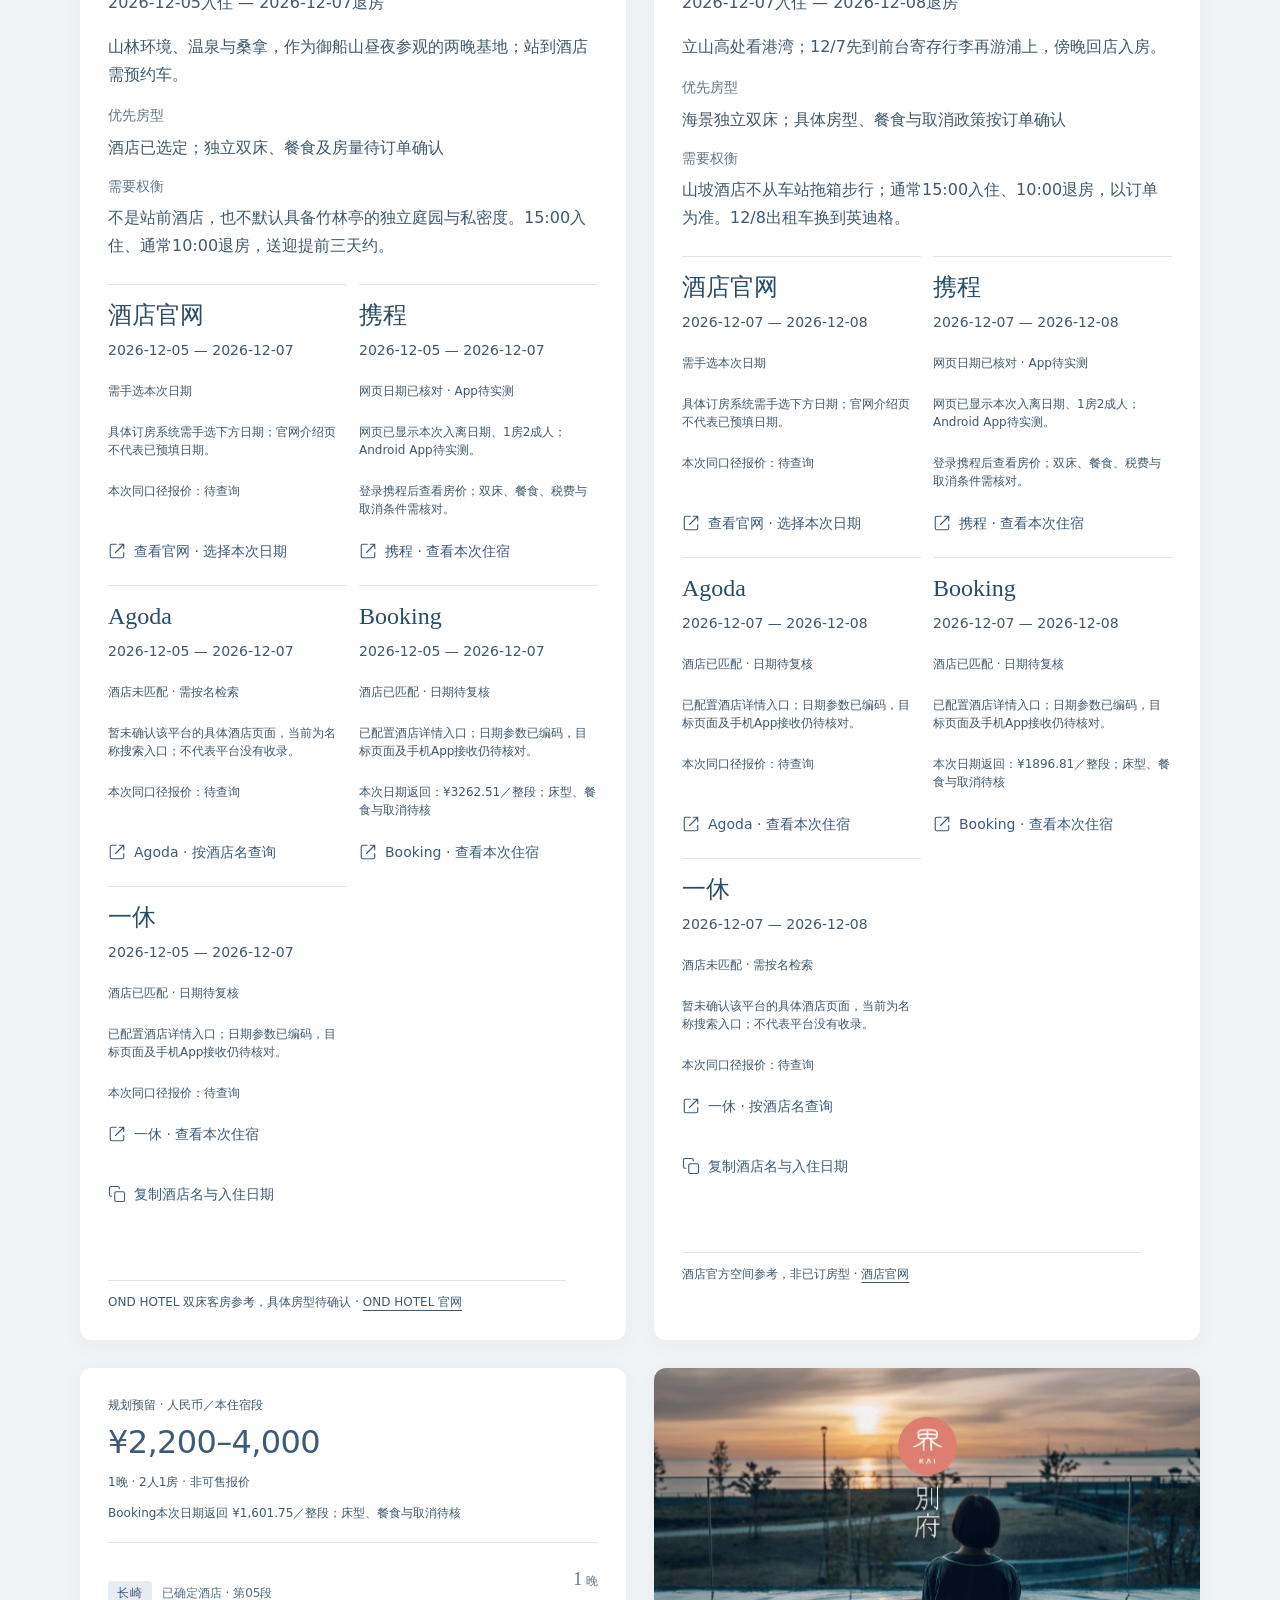
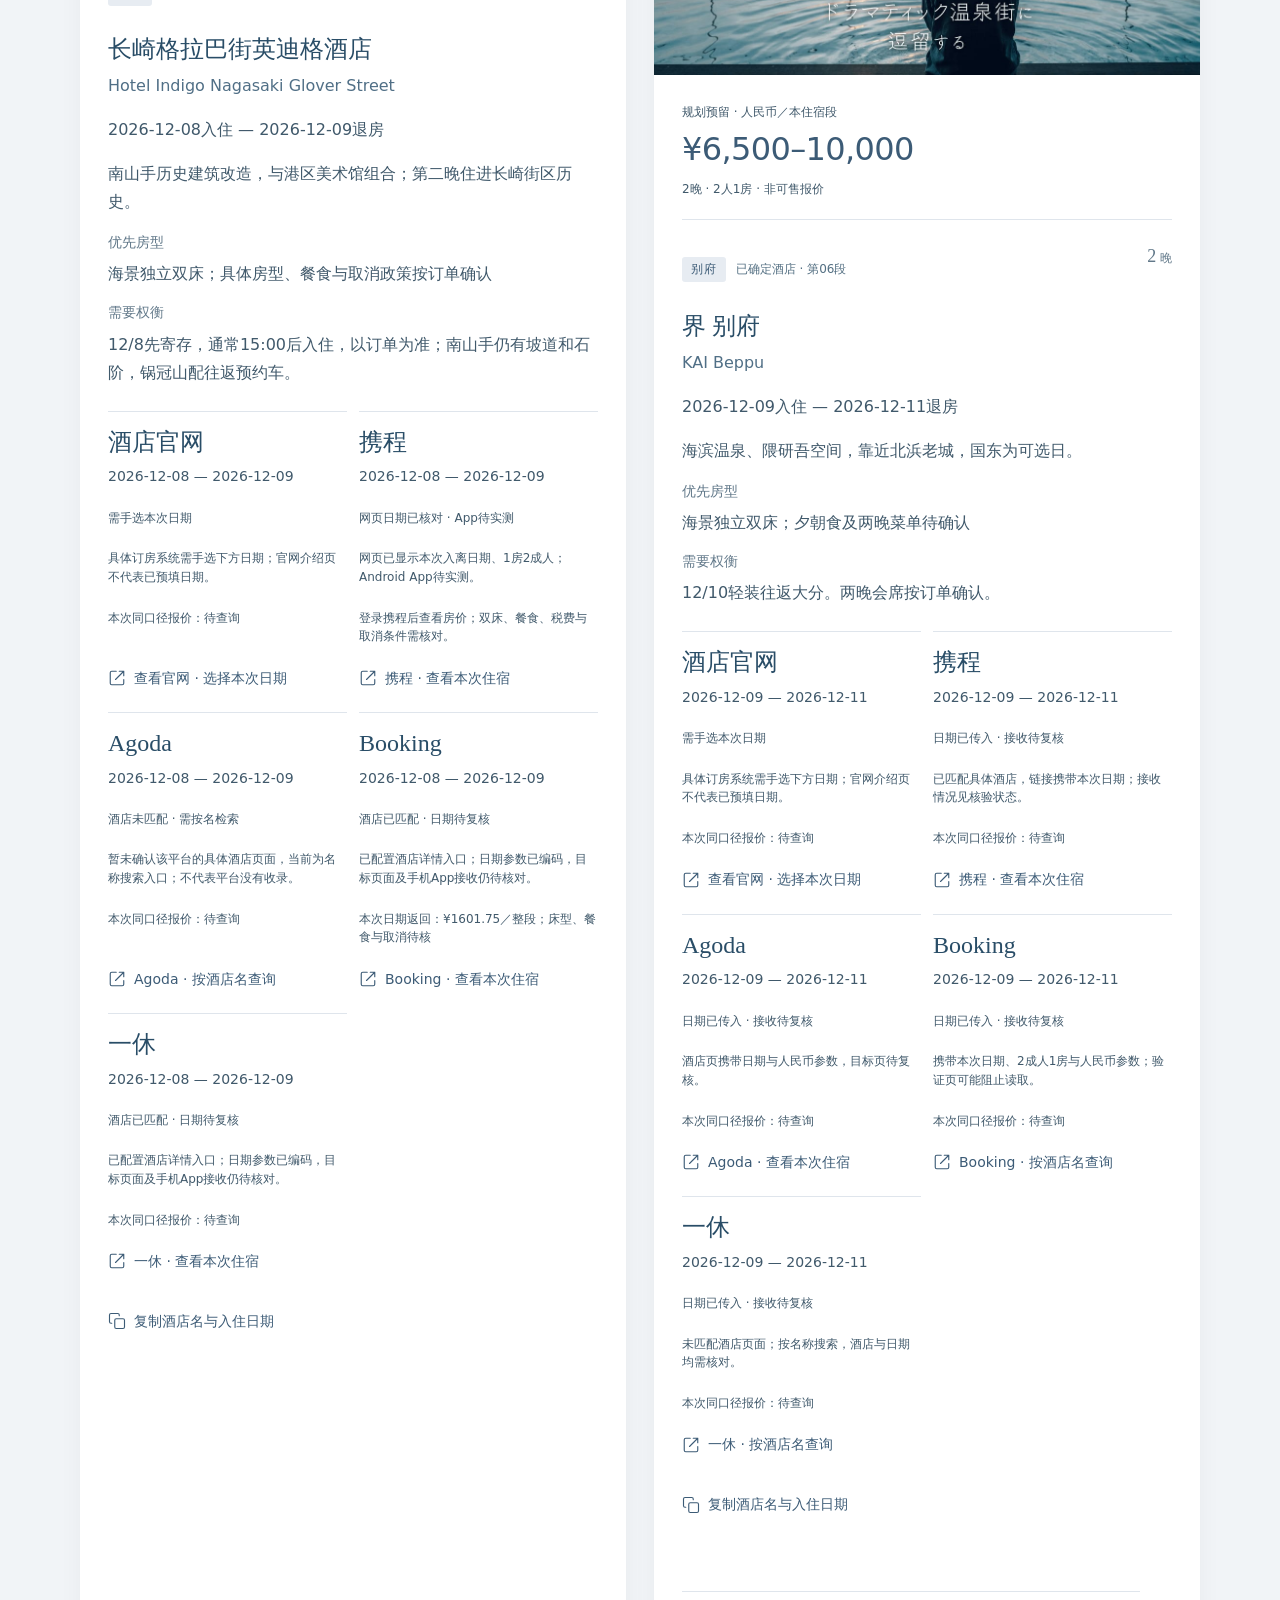
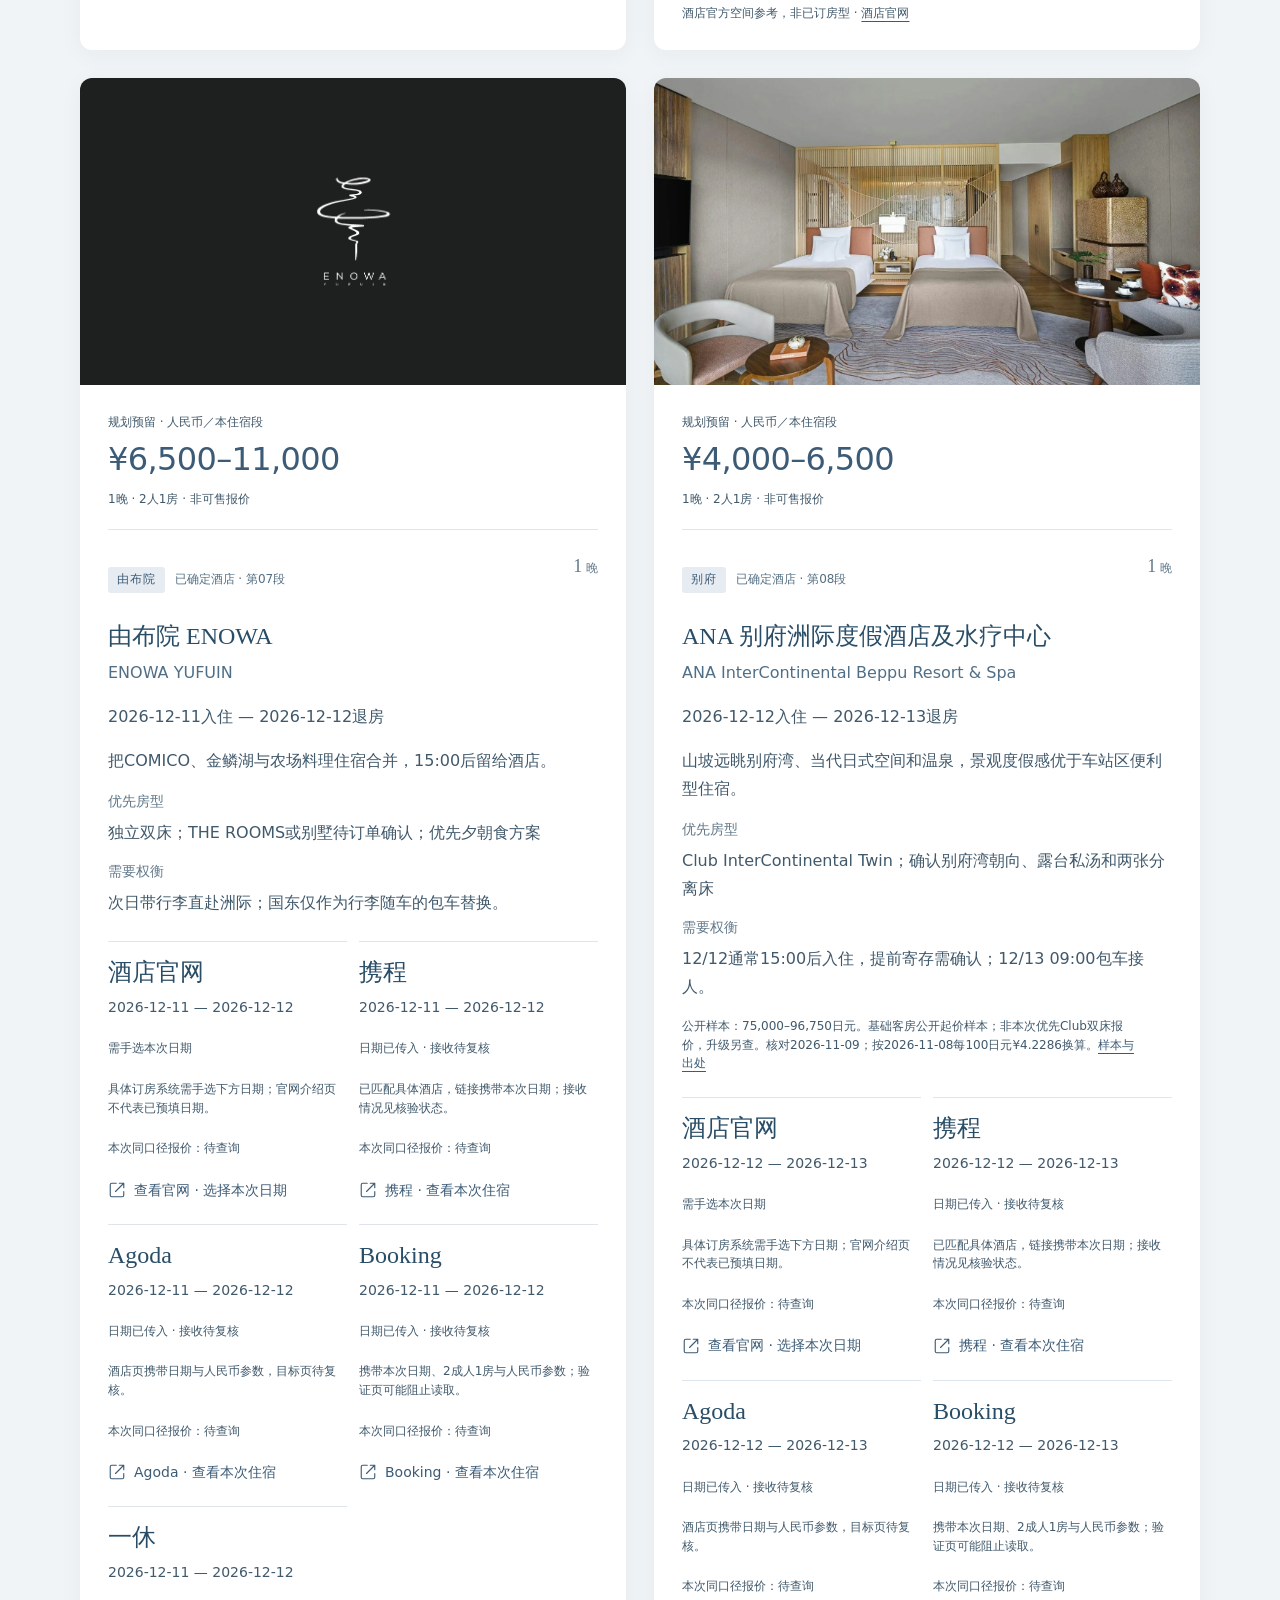
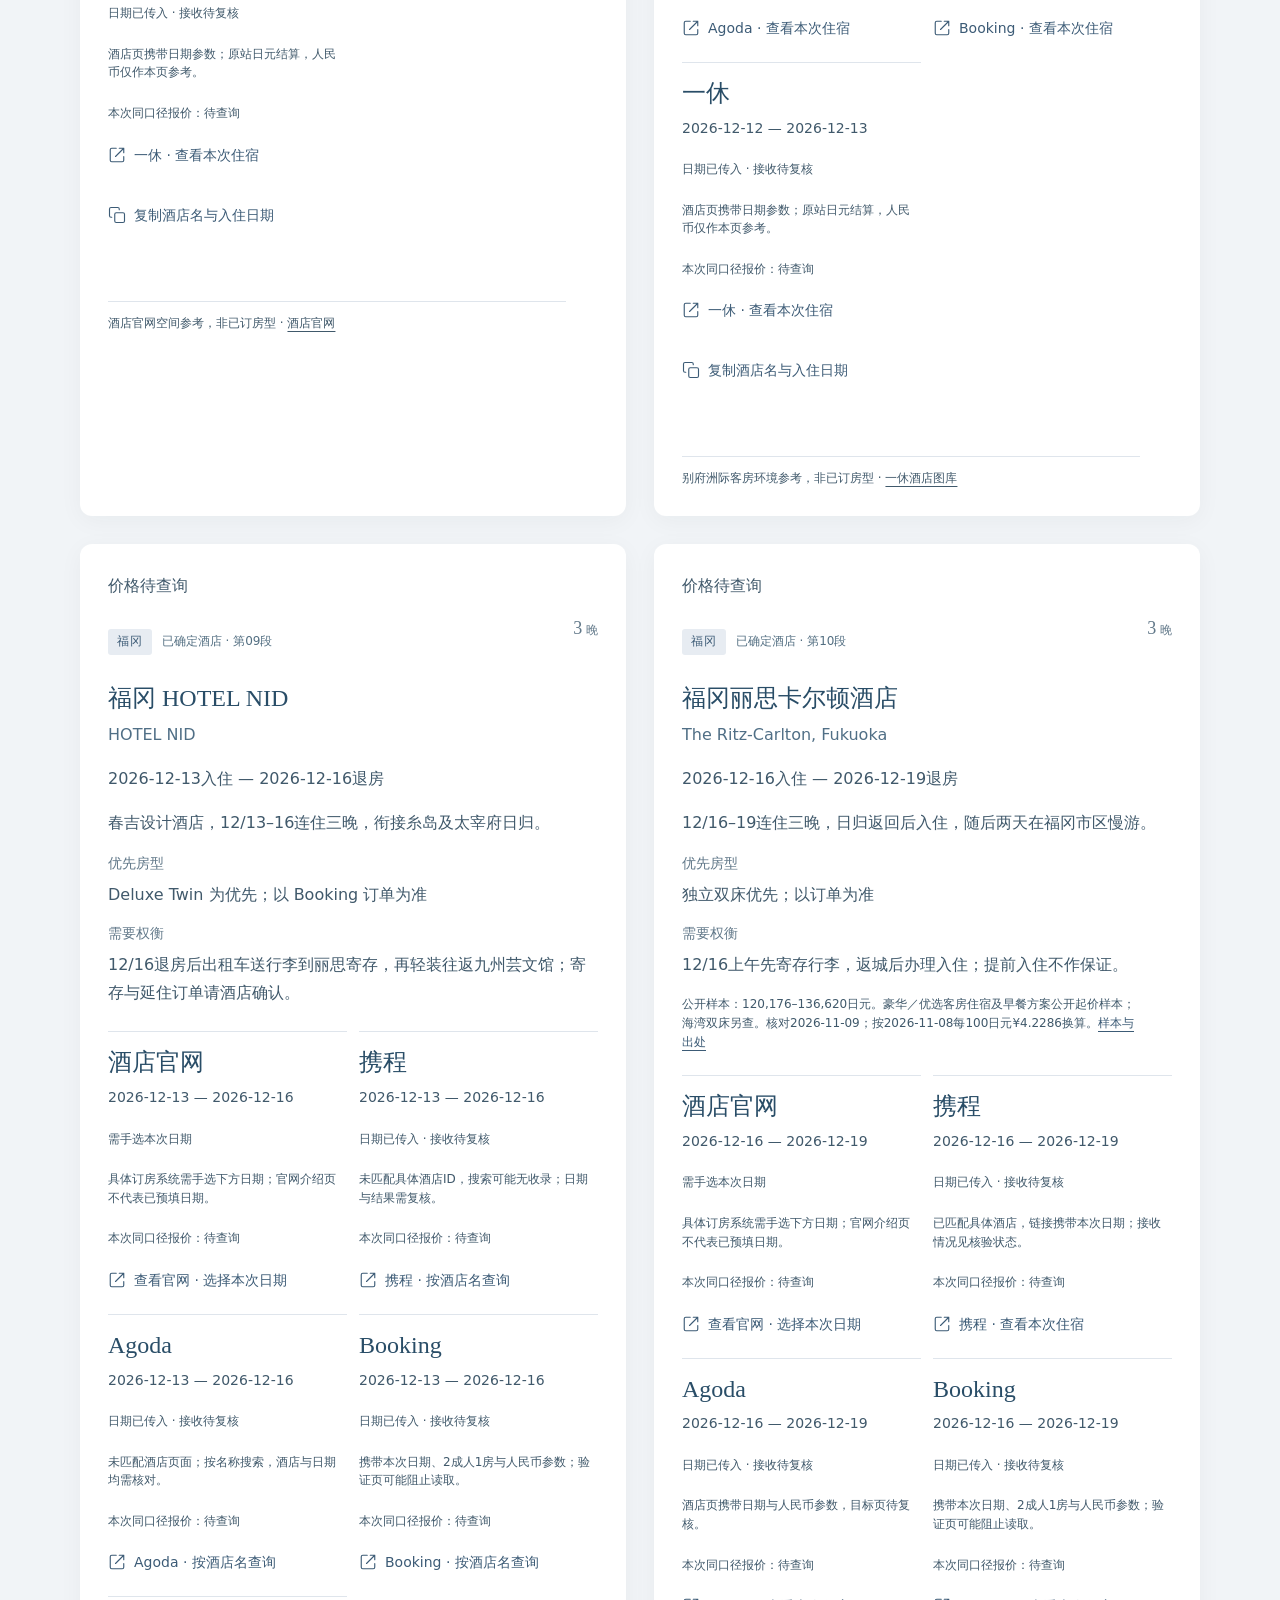
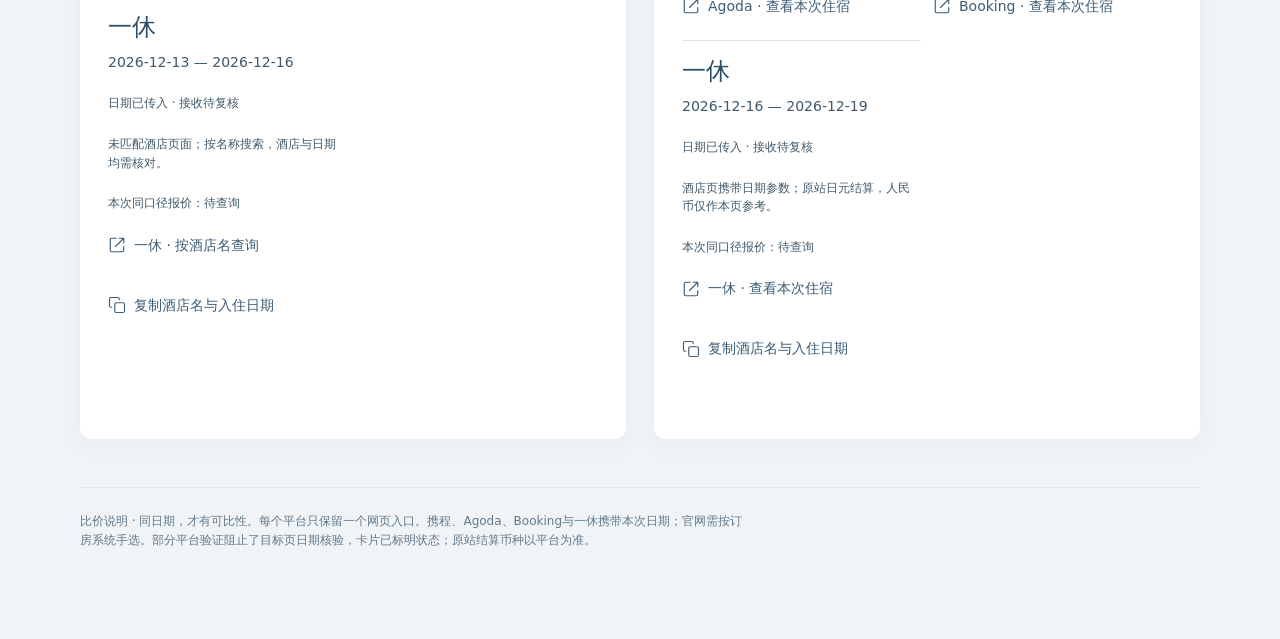
<file: hotels.html>
<!doctype html>
<html lang="zh-CN"><head><meta charset="utf-8"><meta name="viewport" content="width=device-width,initial-scale=1,viewport-fit=cover"><meta name="theme-color" content="#f1f4f7"><title>住宿与人民币比价｜广岛与北九州</title><link rel="icon" href="assets/mark.svg" type="image/svg+xml"><link rel="stylesheet" href="style.css?v=20261112-fukuoka"><link rel="stylesheet" href="layout.css?v=20261112-fukuoka"><link rel="stylesheet" href="design-system.css?v=20261112-food-cards"><script defer src="travel-data.js?v=20261120-transit"></script><script defer src="hotel-links.js?v=20261116-beppu"></script><script defer src="layout.js?v=20261116-beppu"></script><script defer src="hotel-audit.js?v=20261116-beppu"></script><script defer src="dining.js?v=20261120-transit"></script><script defer src="journey-ui.js?v=20261116-beppu"></script><script defer src="app.js?v=20261120-transit"></script></head>
<body data-page="comparison"><a class="skip-link" href="#content">跳到酒店比价内容</a><header class="app-header"><div class="header-inner"><a class="wordmark" href="index.html#overview">广岛与北九州<span>2026 · AUTUMN JOURNAL</span></a><a class="header-link" href="index.html#stay">返回酒店住宿</a></div></header><main id="content" class="app-content"><h1>住宿与人民币比价</h1><p>正在载入比价核对内容…</p></main></body></html>
</file>
<file: style.css>
*{box-sizing:border-box}html{scroll-padding-top:104px;color-scheme:light}body{margin:0;background:var(--paper);color:var(--ink);font:16px/1.75 var(--font);-webkit-font-smoothing:antialiased}a{color:var(--green);text-underline-offset:4px;text-decoration-thickness:1px}button,input,select{font:inherit}button,a,select{-webkit-tap-highlight-color:transparent}button,a{touch-action:manipulation}button{cursor:pointer}button:disabled{cursor:default;opacity:.55}a:focus-visible,button:focus-visible,select:focus-visible,summary:focus-visible{outline:3px solid var(--green);outline-offset:4px}::selection{background:var(--green);color:white}h1,h2,h3,p,figure,dl,dd{margin:0}h1,h2,h3{line-height:1.35;text-wrap:balance}h1,h2{font-family:var(--serif);font-weight:600}h1{font-size:clamp(32px,4.4vw,60px);letter-spacing:-.025em}h2{font-size:clamp(26px,2.5vw,36px)}h3{font-size:22px;font-weight:600}img{display:block;max-width:100%;height:auto}button,select{color:var(--ink)}[hidden]{display:none!important}.muted,.meta{color:var(--muted)}.meta,figcaption,.small{font-size:13px;line-height:1.65}.flow>*+*{margin-top:16px}.measure{max-width:72ch}.page-intro{display:grid;gap:16px;margin-bottom:32px}.page-intro p{max-width:70ch}.app-header{background:var(--paper);border-bottom:1px solid var(--line)}.header-inner,.footer-inner,.app-content{width:min(calc(100% - var(--gutter)*2),1240px);margin-inline:auto}.header-inner{height:94px;display:flex;justify-content:space-between;align-items:center;gap:24px}.wordmark{text-decoration:none;color:var(--ink);font-family:var(--serif);font-size:24px;font-weight:600;line-height:1.3}.wordmark span{display:block;font:12px/1.8 var(--font);letter-spacing:.13em;color:var(--muted);margin-top:4px}.header-link{font-size:14px;min-height:44px;display:flex;align-items:center}.app-nav{position:sticky;top:0;z-index:20;display:flex;gap:8px;justify-content:center;background:var(--paper);padding:12px 24px;border-bottom:1px solid var(--line)}.app-nav a{font-size:15px;min-height:44px;display:flex;align-items:center;justify-content:center;padding:8px 24px;text-decoration:none;border-radius:10px;color:var(--muted);transition:background .18s,color .18s}.app-nav a[aria-current="page"]{background:var(--green);color:white}
@media(hover:hover) and (pointer:fine){.app-nav a:hover:not([aria-current]){background:var(--soft);color:var(--green)}}
.app-content{padding-block:40px 64px;min-height:65vh}.app-footer{border-top:1px solid var(--line);padding:32px 0 40px}.footer-inner{display:grid;gap:8px;font-size:13px;color:var(--muted)}.footer-links,.actions{display:flex;flex-wrap:wrap;gap:12px;align-items:center}.footer-links{margin-top:8px;gap:24px}.skip-link{position:absolute;left:16px;top:-100px;background:white;padding:12px 20px;z-index:100}.skip-link:focus{top:12px}.button{display:inline-flex;align-items:center;justify-content:center;min-height:46px;padding:10px 20px;gap:8px;background:var(--surface);border:1px solid var(--line);border-radius:10px;text-decoration:none;color:var(--ink);font-size:14px;font-weight:500;line-height:1.5;transition:transform .16s,background .16s,border-color .16s}.button.primary{background:var(--green);border-color:var(--green);color:#fff}
@media(hover:hover) and (pointer:fine){.button:hover{transform:translateY(-2px);border-color:var(--green)}}
.button:active{transform:translateY(1px)}.button[aria-pressed="true"]{background:var(--green);color:white;border-color:var(--green)}.text-link{display:inline-flex;min-height:44px;align-items:center;font-size:14px}.section-title{display:flex;align-items:end;justify-content:space-between;gap:24px;margin:48px 0 24px}.section-title p{font-size:14px;color:var(--muted);margin-top:8px}.pill{display:inline-flex;padding:4px 10px;border-radius:6px;background:var(--soft);font-size:12px;color:var(--green);font-weight:500}.tags{display:flex;flex-wrap:wrap;gap:8px}.hero-grid{display:grid;grid-template-columns:1.6fr 1fr;gap:24px}.cover-card{overflow:hidden;background:var(--surface);border:1px solid var(--line);border-radius:var(--radius)}.cover-card img{width:100%;aspect-ratio:21/9;object-fit:cover}.cover-copy{padding:28px 32px;display:grid;gap:16px}.cover-copy h1{font-size:clamp(30px,3.3vw,46px)}.side-story{display:flex;flex-direction:column;background:var(--green);color:white;border-radius:var(--radius);padding:32px}.side-story .meta{color:#d9e4da}.side-story h2{font-size:30px;margin:12px 0 16px}.side-story .button{align-self:start;margin-top:24px}.side-story figure{margin-top:auto;padding-top:24px}.side-story img{width:100%;aspect-ratio:16/9;object-fit:cover;border-radius:8px}.side-story figcaption{color:#d9e4da;margin-top:8px}.route-grid{display:grid;grid-template-columns:repeat(6,minmax(0,1fr));gap:12px}.route-stop{padding:20px 16px;background:var(--surface);border:1px solid var(--line);border-radius:12px}.route-stop h3{font-size:17px;margin-bottom:8px}.route-stop .night{display:block;margin-top:8px;font-size:24px;font-family:var(--serif)}.story-grid{display:grid;grid-template-columns:repeat(3,minmax(0,1fr));gap:24px}.story-card{background:var(--surface);border:1px solid var(--line);border-radius:var(--radius);overflow:hidden;display:flex;flex-direction:column}.story-photo{overflow:hidden}.story-photo img{width:100%;aspect-ratio:4/3;object-fit:cover;transition:transform .3s}
@media(hover:hover) and (pointer:fine){.story-card:hover .story-photo img{transform:scale(1.025)}}
.story-body{padding:24px;display:flex;flex-direction:column;gap:12px;flex:1}.story-body h3{font-family:var(--serif)}.story-body p{font-size:15px}.story-body .button{margin-top:auto;align-self:start}.photo-credit{padding:0 24px 16px;color:var(--muted);font-size:13px}.photo-credit a{color:inherit}.notice{padding:24px 28px;background:var(--soft);border-radius:12px;margin-top:24px}.notice h3{font-size:18px;margin-bottom:8px}.notice p{font-size:14px;max-width:85ch}.filter-row{display:flex;align-items:center;gap:16px;flex-wrap:wrap;margin-bottom:24px}.filter-row label{font-size:14px;font-weight:500}.filter-row select{min-height:46px;border:1px solid var(--line);border-radius:10px;padding:8px 40px 8px 14px;background:var(--surface);max-width:100%}.breadcrumb{display:flex;gap:12px;flex-wrap:wrap;margin-bottom:24px;font-size:14px}.detail-title{max-width:900px;display:grid;gap:16px;margin-bottom:32px}.detail-title h1{font-size:clamp(30px,4vw,48px)}.detail-grid{display:grid;grid-template-columns:minmax(0,1.6fr) minmax(260px,1fr);gap:32px;align-items:start}.detail-photo img{width:100%;aspect-ratio:3/2;object-fit:cover;border-radius:var(--radius)}.detail-photo figcaption{margin-top:10px;color:var(--muted)}.reading-card{padding:28px;background:var(--surface);border:1px solid var(--line);border-radius:var(--radius)}.reading-card h2{font-size:24px;margin-bottom:16px}.reading-card h3{font-size:18px;margin-bottom:12px}.reading-card p+p{margin-top:16px}.info-list{display:grid;gap:24px}.info-list dt{font-size:13px;color:var(--muted);margin-bottom:6px}.info-list dd{font-size:15px}.detail-block{margin-top:32px}.detail-block h2{margin-bottom:20px}.photo-pair{display:grid;grid-template-columns:repeat(2,minmax(0,1fr));gap:24px}.photo-pair img{width:100%;aspect-ratio:3/2;object-fit:cover;border-radius:12px}.photo-pair figcaption{margin-top:8px;color:var(--muted)}.source-links{display:flex;flex-wrap:wrap;gap:8px 20px;margin-top:20px;font-size:13px}.source-links a{min-height:32px;display:inline-flex;align-items:center}.day-grid{display:grid;grid-template-columns:repeat(3,minmax(0,1fr));gap:20px}.day-card{padding:24px;border:1px solid var(--line);border-radius:var(--radius);background:var(--surface);display:flex;flex-direction:column;gap:12px}.day-card h3{font-size:20px;min-height:54px;font-family:var(--serif)}.day-card .day-num{font-size:13px;color:var(--green)}.day-card .day-date{font-size:28px;font-family:var(--serif)}.day-card .meta{font-size:13px}.day-card .button{align-self:start;margin-top:auto}.day-card .summary{font-size:14px;color:var(--muted)}.day-layout{display:grid;grid-template-columns:minmax(0,1.7fr) minmax(260px,1fr);gap:24px;align-items:start}.schedule{background:var(--surface);border:1px solid var(--line);border-radius:var(--radius);padding:8px 28px}.session{display:grid;grid-template-columns:56px minmax(0,1fr);gap:20px;padding:24px 0;border-bottom:1px solid var(--line)}.session:last-child{border-bottom:0}.session h2{font:500 14px var(--font);color:var(--green);padding-top:5px}.session p{font-size:16px}.day-sidebar{display:grid;gap:20px}.day-sidebar .reading-card{padding:24px}.disclosure{margin-top:20px;background:var(--surface);border:1px solid var(--line);border-radius:12px;padding:0 24px}.disclosure summary{cursor:pointer;padding:18px 0;font-weight:500}.disclosure>div{padding-bottom:24px}.disclosure dl{display:grid;gap:20px}.hotel-grid{display:grid;grid-template-columns:repeat(2,minmax(0,1fr));gap:24px}.hotel-card{overflow:hidden;background:var(--surface);border:1px solid var(--line);border-radius:var(--radius)}.hotel-card img{width:100%;aspect-ratio:16/9;object-fit:cover}.hotel-card .story-body{gap:16px}.hotel-card .english{font-size:13px;color:var(--muted)}.hotel-card h3{font-size:24px}.hotel-card .info-list{gap:14px}.comparison-grid{display:grid;grid-template-columns:1fr 1fr;gap:24px}.comparison-grid .reading-card{display:grid;gap:16px}.comparison-grid .reading-card h2{margin:0}.comparison-grid img{width:100%;aspect-ratio:16/9;object-fit:cover;border-radius:8px}.data-table{width:100%;border-collapse:collapse;font-size:14px;background:var(--surface)}.data-table th{text-align:left;font-weight:500;background:var(--soft)}.data-table th,.data-table td{padding:14px 16px;border-bottom:1px solid var(--line);vertical-align:top;overflow-wrap:anywhere}.table-wrap{overflow:auto;border:1px solid var(--line);border-radius:12px;margin-top:24px}.booking-list{display:grid;gap:16px;list-style:none;padding:0;counter-reset:booking}.booking-list li{padding:24px 28px;background:var(--surface);border:1px solid var(--line);border-radius:12px}.booking-list h3{font-size:20px;margin-bottom:10px}.booking-list p{font-size:15px}.platform-grid{display:grid;grid-template-columns:repeat(2,minmax(0,1fr));gap:12px}.platform{border-top:1px solid var(--line);padding-top:16px;display:grid;gap:8px}.platform .actions{gap:8px}.platform h3{font-family:var(--font);font-size:16px}.platform .meta{font-size:12px}.copy-feedback{min-height:24px;font-size:13px;color:var(--green)}.empty-photo{padding:32px;background:var(--soft);min-height:200px;display:grid;align-content:center;gap:16px}.loading-state{padding-block:64px}.inline-title{display:flex;gap:16px;align-items:center;justify-content:space-between}.booking-layout{display:grid;grid-template-columns:1.5fr 1fr;gap:24px;align-items:start}.journal-note{font-family:var(--serif);font-size:23px;line-height:1.6}.nav-back{margin-bottom:24px}.page-subnav{display:flex;gap:12px;flex-wrap:wrap}
@media(min-width:1280px){.cover-copy{padding:32px 40px}.hero-grid{gap:28px}.story-grid{gap:28px}}
@media(max-width:1023px){.hero-grid{grid-template-columns:1.35fr 1fr}.story-grid,.day-grid{grid-template-columns:repeat(2,minmax(0,1fr))}.route-grid{grid-template-columns:repeat(3,minmax(0,1fr))}.cover-copy{padding:24px}.side-story{padding:24px}.app-nav a{padding:8px 16px}.detail-grid,.day-layout{grid-template-columns:minmax(0,1.4fr) minmax(240px,1fr)}}
@media(max-width:767px){.header-inner{height:80px;gap:16px}.wordmark{font-size:20px}.wordmark span{font-size:12px}.header-link{max-width:100px;font-size:12px;text-align:right}.app-nav{position:fixed;top:auto;bottom:0;left:0;right:0;border-top:1px solid var(--line);border-bottom:0;padding:8px 8px calc(8px + env(safe-area-inset-bottom));gap:2px;justify-content:space-between}.app-nav a{padding:6px 3px;font-size:12px;line-height:1.3;min-height:48px;flex:1;max-width:20%;text-align:center;border-radius:8px}.app-content{padding-block:24px 40px}.app-footer{padding-bottom:calc(100px + env(safe-area-inset-bottom))}.hero-grid,.detail-grid,.day-layout,.booking-layout{grid-template-columns:1fr}.cover-card img{aspect-ratio:16/9}.cover-copy h1{font-size:32px}.side-story{display:grid;grid-template-columns:1fr 1fr;gap:0 20px}.side-story h2{font-size:24px}.side-story>figure{grid-column:2;grid-row:1/5;margin:0;padding:0;align-self:center}.side-story>figure img{aspect-ratio:4/5}.side-story>.meta,.side-story>h2,.side-story>p,.side-story>.button{grid-column:1}.side-story .button{margin-top:16px;padding:10px 14px}.side-story figcaption{font-size:13px}.route-grid{grid-template-columns:repeat(2,minmax(0,1fr));gap:10px}.route-stop{padding:16px}.route-stop .night{font-size:22px}.section-title{margin-top:36px;align-items:start}.section-title .text-link{font-size:13px;white-space:nowrap}.story-grid,.day-grid,.hotel-grid,.comparison-grid{grid-template-columns:1fr}.story-body{padding:22px}.story-card .story-photo img{aspect-ratio:3/2}.photo-credit{padding:0 22px 16px}.reading-card{padding:24px}.day-card h3{min-height:0}.day-card{gap:10px}.session{grid-template-columns:42px minmax(0,1fr);gap:12px}.schedule{padding:0 20px}.photo-pair{grid-template-columns:1fr}.page-intro{gap:12px}.hotel-card .platform-grid{grid-template-columns:1fr}.day-sidebar .reading-card{padding:22px}.detail-title{margin-bottom:24px}.table-wrap{margin-inline:0}.data-table th,.data-table td{padding:12px 10px;font-size:13px}.platform-grid{grid-template-columns:1fr}.booking-list li{padding:22px}.detail-photo img{aspect-ratio:4/3}.footer-links{gap:8px 20px}.app-content{min-height:60vh}html{scroll-padding-top:20px}}
@media(max-width:374px){.side-story{display:flex;gap:12px}.side-story>figure{display:none}.side-story h2{margin:0}.cover-copy{padding:22px}.actions .button{max-width:100%;white-space:normal}.filter-row select{width:100%}.data-table th,.data-table td{font-size:12px}.wordmark span{letter-spacing:.07em}}
@media(prefers-reduced-motion:reduce){*,*::before,*::after{scroll-behavior:auto!important;transition:none!important;animation:none!important}}

/* 2026-11-09 · Swiss editorial / quiet indigo. Content and routes are unchanged. */

body{letter-spacing:-.008em;font-variant-numeric:tabular-nums lining-nums}h1,h2,h3{font-synthesis:none}h1,h2{font-weight:400;line-height:1.22}h3{font-weight:500;line-height:1.35}.overlabel{font-family:var(--font);font-size:12px;font-weight:500;letter-spacing:.16em;line-height:1.6;color:var(--green);margin-bottom:12px}.page-intro{gap:12px;padding-block:28px 16px;margin-bottom:36px}.page-intro .overlabel{margin-bottom:4px}.page-intro h1{font-size:clamp(34px,4vw,56px)}.app-content{padding-bottom:80px}.section-title{margin-top:72px;margin-bottom:32px}.section-title .overlabel{margin:0 0 12px}.section-title h2{font-size:34px}.meta{letter-spacing:.025em}.wordmark{font-weight:400}.wordmark span{letter-spacing:.14em}.app-nav{gap:32px;padding-block:10px;background:var(--paper)}.app-nav a{border-radius:0;padding:10px 2px;position:relative}.app-nav a[aria-current="page"]{background:transparent;color:var(--green);font-weight:500}.app-nav a[aria-current="page"]::after{content:'';height:2px;background:var(--green);position:absolute;bottom:1px;left:0;right:0}
@media(hover:hover) and (pointer:fine){.app-nav a:hover:not([aria-current]){background:transparent;color:var(--ink)}}

.cover-card,.story-card,.hotel-card,.day-card,.reading-card,.route-stop{border:0;border-radius:12px;box-shadow:var(--shadow-paper)}.story-card,.hotel-card,.day-card{transition:transform .3s ease,box-shadow .3s ease}
@media(hover:hover) and (pointer:fine){.story-card:hover,.hotel-card:hover,.day-card:hover{transform:translateY(-4px);box-shadow:var(--shadow-hover)}}
.story-body,.cover-copy,.hotel-card .story-body,.day-card{padding:28px}.reading-card,.day-sidebar .reading-card{padding:24px}.story-body{gap:16px}.story-body h3{font-weight:400;font-size:26px}.story-body .button{margin-top:auto}.story-card .story-photo img{aspect-ratio:4/3;transition:transform .65s cubic-bezier(.2,.65,.3,1)}
@media(hover:hover) and (pointer:fine){.story-card:hover .story-photo img{transform:scale(1.035)}}
.photo-credit{font-size:12px;line-height:1.7;padding:0 28px 20px;color:var(--muted)}.story-body>.photo-credit{padding:12px 0 0;margin-top:8px;border-top:1px solid var(--line)}.button{border-radius:8px;min-height:46px;letter-spacing:.02em;transition:transform .24s,box-shadow .24s,background .24s}
@media(hover:hover) and (pointer:fine){.button:hover{transform:translateY(-2px);box-shadow:0 5px 12px rgba(31,41,51,.06)}}
.tags{align-items:center;gap:10px}.pill{background:var(--soft);border-radius:3px;letter-spacing:.07em;font-size:12px;padding:4px 9px}.story-grid{gap:32px}.masonry-grid{grid-template-columns:repeat(3,minmax(0,1fr));grid-auto-rows:8px;column-gap:32px;row-gap:0;align-items:start}.masonry-grid>.story-card{align-self:start}.masonry-grid>.featured{grid-column:span 2}.masonry-grid .story-body h3{font-size:28px}.masonry-grid>.featured .story-body h3{font-size:36px}.masonry-grid .story-card{overflow:hidden}
body[data-view="overview"] .app-content{padding-top:0}.hero-grid{display:block;width:100vw;margin-left:calc(50% - 50vw);margin-bottom:72px}.hero-grid .cover-card{position:relative;border-radius:0;box-shadow:none;aspect-ratio:21/9;min-height:560px;max-height:800px;background:var(--ink);isolation:isolate}.hero-grid .cover-card>a{position:absolute;inset:0}.hero-grid .cover-card img{width:100%;height:100%;aspect-ratio:21/9;object-fit:cover;object-position:center}.hero-grid .cover-card::after{content:'';position:absolute;inset:0;z-index:0;background:linear-gradient(0deg,rgba(16,29,42,.9) 0%,rgba(16,29,42,.52) 45%,rgba(16,29,42,.04) 85%);pointer-events:none}.hero-grid .cover-copy{position:absolute;bottom:0;left:max(var(--gutter),calc((100% - 1240px)/2));right:var(--gutter);z-index:1;padding:48px 0;gap:18px;max-width:850px;color:#fff}.hero-grid .cover-copy h1{font-size:clamp(38px,4.5vw,68px);font-weight:400;line-height:1.17}.hero-grid .cover-copy>p:not(.meta){max-width:48ch;font-size:16px}.hero-grid .cover-copy .meta,.hero-grid .cover-copy .meta a{color:#d5e0ea}.hero-grid .tags .pill{background:rgba(241,244,247,.14);color:#fff}.hero-grid .button.primary{background:#f1f4f7;border-color:#f1f4f7;color:var(--ink)}.hero-grid .button:not(.primary){background:transparent;border-color:rgba(241,244,247,.55);color:#fff}.hero-grid .cover-copy>.meta:last-child{font-size:11px;opacity:.85}.hero-grid+.section-title{margin-top:0}
.route-grid{grid-template-columns:repeat(3,minmax(0,1fr));gap:24px}.route-stop{padding:0;overflow:hidden;display:grid;grid-template-columns:120px minmax(0,1fr);min-height:160px}.route-stop>img{width:100%;height:100%;object-fit:cover;aspect-ratio:3/4}.route-copy{padding:24px;display:grid;align-content:center;gap:6px}.route-stop h3{font-size:19px;margin:0}.route-stop .night{margin:0;font:400 30px/1.25 var(--serif);font-variant-numeric:tabular-nums}.route-stop .meta{font-size:12px}.side-story{display:grid;grid-template-columns:1fr 1fr;gap:16px 56px;border-radius:12px;background:var(--soft);color:var(--ink);padding:40px;margin-top:24px;min-height:340px}.side-story h2{font-size:38px;margin:0;align-self:end}.side-story>p{max-width:46ch;align-self:start}.side-story>.button{align-self:start;justify-self:start;margin-top:0;background:var(--green);border-color:var(--green);color:#fff}.side-story>figure{grid-column:2;grid-row:1/5;margin:0;padding:0;align-self:center}.side-story>figure img{aspect-ratio:16/9;object-fit:cover;border-radius:8px}.side-story figcaption,.side-story figcaption a{color:var(--muted);font-size:12px}.notice{border-radius:0;background:var(--soft);padding:24px;margin-top:32px}.decision-notice{padding:40px;background:var(--green);color:white;border-radius:12px}.decision-notice h3{font:400 30px/1.35 var(--serif)}.decision-notice p{max-width:80ch}.decision-notice .overlabel,.decision-notice a{color:#d5e0ea}.risk-notice{background:transparent;border-top:1px solid var(--line);border-bottom:1px solid var(--line);padding:24px 0}.risk-notice h3{font-size:17px}.risk-notice .overlabel{color:#9b6344}.risk-notice p{font-size:14px}.schedule{background:var(--soft);border:0;border-radius:0;box-shadow:none;padding:8px 28px}.disclosure{background:transparent;border:0;border-top:1px solid var(--line);border-bottom:1px solid var(--line);border-radius:0;padding:0}.disclosure summary{min-height:48px}.detail-photo img{aspect-ratio:3/2;border-radius:12px}.hotel-card>figure img{aspect-ratio:16/9}.hotel-card{display:flex;flex-direction:column}.hotel-card>.story-body{flex:1}.hotel-card .story-body h3{font-size:30px}.hotel-card .tags{position:relative;padding-right:78px;min-height:52px}.hotel-night{position:absolute;right:0;top:0;font:400 44px/1 var(--serif);color:var(--green);font-variant-numeric:tabular-nums}.hotel-night small{font:400 13px var(--font)}.hotel-card .english{font-size:13px;letter-spacing:.04em}.hotel-grid{gap:32px}.day-card .inline-title{display:flex;flex-direction:column;align-items:start;gap:12px}.day-num{font-size:12px;letter-spacing:.13em}.day-card .day-date{font-size:38px;font-weight:400;line-height:1.2}.day-card h3{margin-top:8px;font-weight:400}.day-card>.button{margin-top:auto}.booking-list{counter-reset:booking}.booking-list li{counter-increment:booking;position:relative;padding:28px 28px 28px 104px;border:0;border-radius:0;background:transparent;border-bottom:1px solid var(--line)}.booking-list li::before{content:counter(booking,decimal-leading-zero);position:absolute;top:24px;left:8px;font:400 44px/1.2 var(--serif);color:var(--green);font-variant-numeric:tabular-nums}.booking-list h3{font-weight:500}.source-links{padding-top:12px;font-size:12px;color:var(--muted)}.source-links a{color:var(--muted)}.detail-title>.overlabel{margin-bottom:0}.scroll-reveal{opacity:0;transform:translateY(16px);transition:opacity .6s ease,transform .6s ease,box-shadow .3s ease}.scroll-reveal.is-visible{opacity:1;transform:translateY(0)}
@media(max-width:1099px){.masonry-grid{grid-template-columns:repeat(2,minmax(0,1fr))}.masonry-grid>.featured{grid-column:span 1}.masonry-grid>.featured .story-body h3{font-size:28px}.route-stop{grid-template-columns:90px minmax(0,1fr)}.route-copy{padding:20px}.side-story{gap:16px 32px;padding:28px}.side-story h2{font-size:32px}}
@media(max-width:767px){.app-content{padding-top:24px;padding-bottom:48px}.hero-grid{margin-bottom:40px}.hero-grid .cover-card{aspect-ratio:auto;min-height:680px;max-height:none}.hero-grid .cover-copy{padding:32px 0;left:20px;right:20px;gap:16px}.hero-grid .cover-copy h1{font-size:38px}.hero-grid .cover-copy>p:not(.meta){font-size:15px}.hero-grid .cover-card img{object-position:61% center}.hero-grid .cover-copy .actions{gap:10px}.hero-grid .cover-copy .button{padding:10px 14px}.app-nav{gap:6px;padding-inline:12px}.app-nav a{font-size:12px;min-height:48px;padding:6px 0;border-radius:0}.app-nav a[aria-current="page"]{background:transparent}.app-nav a[aria-current="page"]::after{bottom:0}.story-body,.hotel-card .story-body,.day-card,.reading-card,.day-sidebar .reading-card{padding:20px}.photo-credit{padding:0 20px 16px}.story-body>.photo-credit{padding:12px 0 0}.story-body h3,.masonry-grid .story-body h3,.masonry-grid>.featured .story-body h3{font-size:26px}.story-grid,.masonry-grid{display:grid;grid-template-columns:1fr;grid-auto-rows:auto;gap:28px}.masonry-grid>.story-card{grid-column:auto;grid-row-end:auto!important}.story-card .story-photo img{aspect-ratio:4/3}.route-grid{grid-template-columns:1fr;gap:16px}.route-stop{grid-template-columns:100px minmax(0,1fr);min-height:140px}.route-copy{padding:20px}.side-story{display:flex;flex-direction:column;padding:20px;gap:16px}.side-story h2{font-size:30px;align-self:start}.side-story>figure{display:block;order:-1;width:100%}.side-story>figure img{aspect-ratio:16/9}.side-story>.button{align-self:start}.section-title{margin-top:48px;margin-bottom:24px;gap:12px}.section-title h2{font-size:28px}.section-title .text-link{white-space:normal;text-align:right}.overlabel{font-size:11px;letter-spacing:.12em;margin-bottom:10px}.page-intro{padding-block:12px 4px;margin-bottom:28px}.page-intro h1{font-size:34px}.decision-notice{padding:24px 20px}.decision-notice h3{font-size:26px}.risk-notice{padding:20px 0}.notice{padding:20px}.risk-notice.notice{padding:20px 0}.schedule{padding:0 20px}.hotel-grid{gap:28px}.hotel-card .story-body h3{font-size:28px}.hotel-night{font-size:40px}.day-card .day-date{font-size:36px}.booking-list li{padding:24px 0 24px 68px}.booking-list li::before{font-size:36px;left:0;top:24px}.detail-title h1{font-size:34px}.detail-photo img{aspect-ratio:3/2}.side-story figcaption{font-size:12px}}
@media(prefers-reduced-motion:reduce){.scroll-reveal{opacity:1;transform:none}
@media(hover:hover) and (pointer:fine){.story-card:hover,.hotel-card:hover,.day-card:hover{transform:none}}

@media(hover:hover) and (pointer:fine){.story-card:hover .story-photo img{transform:none}}
}

/* Shared editorial card anatomy. */
.route-copy{padding:28px}.side-story{padding:28px}.comparison-grid .reading-card{padding:28px}.day-card{padding:0;overflow:hidden}.day-photo{width:100%;aspect-ratio:4/3;object-fit:cover}.day-body{padding:28px;display:flex;flex-direction:column;gap:16px;flex:1}.day-body>.button{margin-top:auto;align-self:start}.day-credit{font-size:12px;color:var(--muted);padding-top:8px}.hotel-card .notice{background:transparent;padding:16px 0;margin-top:16px;border-top:1px solid var(--line)}.hotel-card .platform>.meta:first-of-type{font-size:17px;color:var(--ink);font-weight:500}
@media(max-width:767px){.route-copy,.side-story,.comparison-grid .reading-card,.day-body{padding:20px}.day-card{padding:0}}
.hero-grid .cover-card::after{background:linear-gradient(0deg,rgba(16,29,42,.9) 0%,rgba(16,29,42,.52) 45%,rgba(16,29,42,.04) 85%),linear-gradient(90deg,rgba(16,29,42,.35),transparent 72%)}
@media(hover:hover) and (pointer:fine){
.story-card.scroll-reveal.is-visible:hover,.hotel-card.scroll-reveal.is-visible:hover,.day-card.scroll-reveal.is-visible:hover{transform:translateY(-4px)}}

@media(prefers-reduced-motion:reduce){
@media(hover:hover) and (pointer:fine){.story-card.scroll-reveal.is-visible:hover,.hotel-card.scroll-reveal.is-visible:hover,.day-card.scroll-reveal.is-visible:hover{transform:none}}
}
/* Destination notes and five-tab icon navigation: retain the editorial system. */
.app-nav a{gap:9px}.nav-icon{display:block;width:20px;height:20px;flex:none;transition:color .18s ease}.app-nav a:active{opacity:.7}
.guide-tabs{display:flex;gap:28px;border-bottom:1px solid var(--line);margin-bottom:28px;overflow-x:auto}.guide-tabs a{display:inline-flex;align-items:center;gap:8px;min-height:52px;padding:8px 0 14px;flex:none;font-size:15px;text-decoration:none;color:var(--muted);border-bottom:2px solid transparent}.guide-tabs a[aria-current="page"]{color:var(--green);border-color:var(--green)}
@media(hover:hover) and (pointer:fine){.guide-tabs a:hover{color:var(--ink)}}
.guide-tabs a span{font-size:12px;font-variant-numeric:tabular-nums;color:var(--muted)}
.note-card{background:var(--surface);border-radius:12px;box-shadow:var(--shadow-paper);overflow:hidden;display:flex;flex-direction:column;transition:transform .3s ease,box-shadow .3s ease}
@media(hover:hover) and (pointer:fine){.note-card:hover{transform:translateY(-4px);box-shadow:var(--shadow-hover)}}
.note-card .story-photo img{width:100%;aspect-ratio:4/3;object-fit:cover;transition:transform .65s cubic-bezier(.2,.65,.3,1)}
@media(hover:hover) and (pointer:fine){.note-card:hover .story-photo img{transform:scale(1.035)}}
.note-card .story-body h3{font-size:26px}.note-type{background:transparent;padding-left:0}.note-card .note-subtitle{font-size:12px;color:var(--muted);line-height:1.6;overflow-wrap:anywhere}.note-card .note-person{font-size:14px;color:var(--green)}.note-card .note-period{font-size:13px;line-height:1.8;letter-spacing:.015em}.note-period span{display:block;color:var(--muted);font-size:12px}.note-disclosure{border-top:1px solid var(--line);border-bottom:1px solid var(--line)}.note-disclosure summary{font-size:14px;cursor:pointer;padding:14px 0;min-height:48px;color:var(--green)}.note-disclosure .info-list{padding:4px 0 18px;gap:16px}.note-disclosure dd{font-size:14px}.notes-grid{display:grid;grid-template-columns:repeat(2,minmax(0,1fr));gap:32px;align-items:start}.notes-grid .story-body h3{font-size:28px}.note-card .photo-credit{font-size:12px}.masonry-grid>.note-card{align-self:start}
@media(max-width:767px){body:not([data-page="comparison"]) .app-content{padding-bottom:calc(112px + env(safe-area-inset-bottom))}.app-nav{padding-top:8px;padding-bottom:calc(8px + env(safe-area-inset-bottom))}.app-nav a{flex-direction:column;gap:5px;min-height:56px;padding:4px 0 9px;white-space:nowrap}.nav-icon{width:22px;height:22px}.app-nav a[aria-current="page"]::after{left:22%;right:22%}.guide-tabs{gap:22px;margin-bottom:24px}.guide-tabs a{font-size:14px;gap:5px}.notes-grid{grid-template-columns:1fr;gap:28px}.note-card .story-body h3,.notes-grid .story-body h3{font-size:26px}.masonry-grid>.note-card{grid-row-end:auto!important}}
@media(prefers-reduced-motion:reduce){.note-card,.note-card .story-photo img,.nav-icon{transition:none}
@media(hover:hover) and (pointer:fine){.note-card:hover,.note-card:hover .story-photo img{transform:none}}
}
/* Destination dossiers and geographic reading: same editorial world. */
.destination-dossier{background:var(--surface);border-radius:12px;box-shadow:var(--shadow-paper);overflow:hidden}.destination-dossier>summary{padding:28px;min-height:100px;cursor:pointer;display:grid;grid-template-columns:minmax(0,1fr) auto;gap:6px 20px;list-style:none}.destination-dossier>summary::-webkit-details-marker{display:none}.dossier-title{font:400 28px/1.4 var(--serif)}.dossier-hint{font-size:14px;color:var(--muted);grid-column:1}.dossier-state{grid-column:2;grid-row:1/3;align-self:center;font-size:14px;color:var(--green)}.dossier-state::after{content:'展开介绍 ＋'}.destination-dossier[open] .dossier-state::after{content:'收起介绍 −'}.dossier-content{padding:4px 28px 32px;max-width:900px}.dossier-content>section+section{margin-top:32px;padding-top:32px;border-top:1px solid var(--line)}.dossier-content h2{font-size:26px;margin-bottom:18px}.dossier-content h3{font:400 26px/1.45 var(--serif);margin:14px 0 10px}.dossier-content p{max-width:72ch}.dossier-content .info-list{margin-top:24px;gap:20px}.dossier-person{margin-top:16px;color:var(--green);font-size:15px}.dossier-period{margin:12px 0;font-size:14px}.dossier-credit{font-size:12px;color:var(--muted);margin-top:20px}.dossier-sources{margin-top:32px;padding-top:24px;border-top:1px solid var(--line)}
.journey-map{border-radius:12px;overflow:hidden;background:var(--surface);box-shadow:var(--shadow-paper);margin-bottom:32px}.map-heading{padding:28px;display:flex;align-items:center;justify-content:space-between;gap:24px}.map-heading h2{font-size:30px}.map-heading p{font-size:14px;color:var(--muted);margin-top:8px}.map-picker{display:grid;gap:6px;max-width:350px;flex:1}.map-picker label{font-size:13px;color:var(--muted)}.map-picker select{width:100%;min-height:46px;border:1px solid var(--line);background:var(--paper);border-radius:8px;padding:10px;color:var(--ink)}.route-map-canvas{background:#e7edf2;position:relative}.route-map-canvas > svg{width:100%;height:auto;display:block;aspect-ratio:16/10}.map-land{fill:#f9fafb;stroke:#b8c7d2;stroke-width:.7;stroke-linejoin:round}.map-link{fill:none;stroke:var(--green);stroke-width:2.6;stroke-linejoin:round;stroke-linecap:round}.map-return{stroke-dasharray:5 5;opacity:.5}.map-context{font-family:var(--font);font-size:17px;letter-spacing:.12em;fill:#60798d}.map-sea{fill:#7c92a3;font-size:15px;letter-spacing:.16em}.map-pin circle{fill:var(--green);stroke:white;stroke-width:2}.map-pin text{font-family:var(--font);font-size:12px;fill:white;text-anchor:middle;dominant-baseline:central;font-weight:600}.map-pin a:focus circle{fill:var(--ink);stroke:#c1805c;stroke-width:4}
@media(hover:hover) and (pointer:fine){.map-pin a:hover circle{fill:var(--ink);stroke:#c1805c;stroke-width:4}}
.map-pin-label{font-size:14px;fill:var(--ink);paint-order:stroke;stroke:#f9fafb;stroke-width:4;stroke-linejoin:round}.map-footer{padding:24px 28px 28px}.map-route-list{display:flex;flex-wrap:wrap;gap:10px 20px;list-style:none;padding:0;margin:0 0 16px}.map-route-list li{display:flex;align-items:baseline;gap:8px;font-size:14px}.map-route-list span{font-size:12px;color:var(--muted)}.map-transport{font-size:15px;max-width:85ch;margin-bottom:20px}.map-credit{font-size:12px;color:var(--muted);line-height:1.7}.map-destinations{margin-bottom:20px;border-top:1px solid var(--line);padding-top:16px}.map-destinations summary{font-size:14px;cursor:pointer;min-height:44px}.map-destinations .actions{padding-block:10px}.map-destinations a{font-size:13px;min-height:44px;display:inline-flex;align-items:center}.map-scale{font-size:12px;fill:var(--muted)}
.day-reader{min-width:0}.reader-heading{display:flex;justify-content:space-between;align-items:start;gap:24px;margin:28px 0}.reader-heading h2{font-size:28px;margin-top:10px;max-width:30ch}.reader-heading .button{flex:none}.timeline-shell{min-width:0}.timeline-toolbar{display:flex;justify-content:space-between;gap:20px;align-items:center;margin-bottom:16px}.timeline-phases{display:flex;gap:20px}.timeline-phases button{border:0;border-bottom:2px solid transparent;color:var(--muted);background:transparent;min-height:44px;padding:8px 0;font-size:15px}.timeline-phases button[aria-pressed="true"]{border-color:var(--green);color:var(--green)}.timeline-status{font-size:13px;white-space:nowrap;color:var(--muted)}.schedule.horizontal-timeline{--timeline-card:calc((100% - 24px)/2);display:flex;gap:24px;overflow-x:auto;scroll-snap-type:x mandatory;overscroll-behavior-x:contain;position:relative;border:0;border-radius:0;background:transparent;padding:2px 0 16px;scrollbar-width:thin;scrollbar-color:var(--green) var(--soft)}.horizontal-timeline:focus-visible{outline:2px solid var(--green);outline-offset:5px}.horizontal-timeline::after{content:'';flex:0 0 max(0px,calc(100% - var(--timeline-card) - 24px))}.horizontal-timeline .session{flex:0 0 var(--timeline-card);scroll-snap-align:start;display:flex;flex-direction:column;align-items:start;gap:16px;padding:28px;border:0;border-radius:12px;background:var(--surface);box-shadow:var(--shadow-paper);min-height:310px}.horizontal-timeline .session h3{font:400 32px/1.25 var(--serif)}.horizontal-timeline .session p{font-size:16px;line-height:1.85}.session-order{color:var(--muted);font-size:12px;letter-spacing:.12em}.timeline-controls{display:flex;justify-content:space-between;align-items:center;gap:20px;margin-top:8px}.timeline-controls .actions{flex-wrap:nowrap}.timeline-controls button{min-height:44px;padding:10px 16px}.day-layout:has(>.day-sidebar:only-child){display:block}.day-layout>.day-sidebar:only-child{grid-template-columns:repeat(3,minmax(0,1fr));gap:24px;align-items:start}.day-detail-timeline{margin-bottom:40px}.day-reader .filter-row select{max-width:100%}
@media(max-width:767px){.destination-dossier>summary{padding:20px;grid-template-columns:1fr;gap:8px}.dossier-title{font-size:26px}.dossier-state{grid-column:1;grid-row:auto;justify-self:start;margin-top:4px}.dossier-hint{font-size:13px}.dossier-content{padding:4px 20px 24px}.dossier-content h2,.dossier-content h3{font-size:24px}.map-heading{padding:20px;display:block}.map-heading h2{font-size:27px}.map-picker{max-width:none;margin-top:20px}.map-footer{padding:20px}.map-route-list{gap:8px 16px}.map-route-list li{font-size:13px}.map-transport{font-size:14px}.reader-heading{display:block}.reader-heading .button{margin-top:16px}.reader-heading h2{font-size:26px}.timeline-toolbar{gap:10px}.timeline-phases{gap:16px}.timeline-phases button{font-size:14px}.timeline-status{font-size:12px}.schedule.horizontal-timeline{--timeline-card:88%;gap:24px}.horizontal-timeline .session{padding:24px 20px;min-height:350px}.horizontal-timeline .session h3{font-size:30px}.timeline-controls{display:block}.timeline-controls .actions{margin-top:12px;justify-content:space-between}.day-layout>.day-sidebar:only-child{grid-template-columns:1fr;gap:20px}.day-reader .filter-row{display:block}.day-reader .filter-row label{display:block;margin-bottom:10px}.day-reader .filter-row select{width:100%}}
@media(max-width:359px){.timeline-phases{gap:12px}.timeline-status{font-size:11px}}
.route-map-canvas > svg{height:clamp(260px,42vw,520px);aspect-ratio:auto}.map-pin-label{font-size:18px}
</file>
<file: assets/vendor/leaflet/leaflet.css>
/* required styles */

.leaflet-pane,
.leaflet-tile,
.leaflet-marker-icon,
.leaflet-marker-shadow,
.leaflet-tile-container,
.leaflet-pane > svg,
.leaflet-pane > canvas,
.leaflet-zoom-box,
.leaflet-image-layer,
.leaflet-layer {
	position: absolute;
	left: 0;
	top: 0;
	}
.leaflet-container {
	overflow: hidden;
	}
.leaflet-tile,
.leaflet-marker-icon,
.leaflet-marker-shadow {
	-webkit-user-select: none;
	   -moz-user-select: none;
	        user-select: none;
	  -webkit-user-drag: none;
	}
/* Prevents IE11 from highlighting tiles in blue */
.leaflet-tile::selection {
	background: transparent;
}
/* Safari renders non-retina tile on retina better with this, but Chrome is worse */
.leaflet-safari .leaflet-tile {
	image-rendering: -webkit-optimize-contrast;
	}
/* hack that prevents hw layers "stretching" when loading new tiles */
.leaflet-safari .leaflet-tile-container {
	width: 1600px;
	height: 1600px;
	-webkit-transform-origin: 0 0;
	}
.leaflet-marker-icon,
.leaflet-marker-shadow {
	display: block;
	}
/* .leaflet-container svg: reset svg max-width decleration shipped in Joomla! (joomla.org) 3.x */
/* .leaflet-container img: map is broken in FF if you have max-width: 100% on tiles */
.leaflet-container .leaflet-overlay-pane svg {
	max-width: none !important;
	max-height: none !important;
	}
.leaflet-container .leaflet-marker-pane img,
.leaflet-container .leaflet-shadow-pane img,
.leaflet-container .leaflet-tile-pane img,
.leaflet-container img.leaflet-image-layer,
.leaflet-container .leaflet-tile {
	max-width: none !important;
	max-height: none !important;
	width: auto;
	padding: 0;
	}

.leaflet-container img.leaflet-tile {
	/* See: https://bugs.chromium.org/p/chromium/issues/detail?id=600120 */
	mix-blend-mode: plus-lighter;
}

.leaflet-container.leaflet-touch-zoom {
	-ms-touch-action: pan-x pan-y;
	touch-action: pan-x pan-y;
	}
.leaflet-container.leaflet-touch-drag {
	-ms-touch-action: pinch-zoom;
	/* Fallback for FF which doesn't support pinch-zoom */
	touch-action: none;
	touch-action: pinch-zoom;
}
.leaflet-container.leaflet-touch-drag.leaflet-touch-zoom {
	-ms-touch-action: none;
	touch-action: none;
}
.leaflet-container {
	-webkit-tap-highlight-color: transparent;
}
.leaflet-container a {
	-webkit-tap-highlight-color: rgba(51, 181, 229, 0.4);
}
.leaflet-tile {
	filter: inherit;
	visibility: hidden;
	}
.leaflet-tile-loaded {
	visibility: inherit;
	}
.leaflet-zoom-box {
	width: 0;
	height: 0;
	-moz-box-sizing: border-box;
	     box-sizing: border-box;
	z-index: 800;
	}
/* workaround for https://bugzilla.mozilla.org/show_bug.cgi?id=888319 */
.leaflet-overlay-pane svg {
	-moz-user-select: none;
	}

.leaflet-pane         { z-index: 400; }

.leaflet-tile-pane    { z-index: 200; }
.leaflet-overlay-pane { z-index: 400; }
.leaflet-shadow-pane  { z-index: 500; }
.leaflet-marker-pane  { z-index: 600; }
.leaflet-tooltip-pane   { z-index: 650; }
.leaflet-popup-pane   { z-index: 700; }

.leaflet-map-pane canvas { z-index: 100; }
.leaflet-map-pane svg    { z-index: 200; }

.leaflet-vml-shape {
	width: 1px;
	height: 1px;
	}
.lvml {
	behavior: url(#default#VML);
	display: inline-block;
	position: absolute;
	}


/* control positioning */

.leaflet-control {
	position: relative;
	z-index: 800;
	pointer-events: visiblePainted; /* IE 9-10 doesn't have auto */
	pointer-events: auto;
	}
.leaflet-top,
.leaflet-bottom {
	position: absolute;
	z-index: 1000;
	pointer-events: none;
	}
.leaflet-top {
	top: 0;
	}
.leaflet-right {
	right: 0;
	}
.leaflet-bottom {
	bottom: 0;
	}
.leaflet-left {
	left: 0;
	}
.leaflet-control {
	float: left;
	clear: both;
	}
.leaflet-right .leaflet-control {
	float: right;
	}
.leaflet-top .leaflet-control {
	margin-top: 10px;
	}
.leaflet-bottom .leaflet-control {
	margin-bottom: 10px;
	}
.leaflet-left .leaflet-control {
	margin-left: 10px;
	}
.leaflet-right .leaflet-control {
	margin-right: 10px;
	}


/* zoom and fade animations */

.leaflet-fade-anim .leaflet-popup {
	opacity: 0;
	-webkit-transition: opacity 0.2s linear;
	   -moz-transition: opacity 0.2s linear;
	        transition: opacity 0.2s linear;
	}
.leaflet-fade-anim .leaflet-map-pane .leaflet-popup {
	opacity: 1;
	}
.leaflet-zoom-animated {
	-webkit-transform-origin: 0 0;
	    -ms-transform-origin: 0 0;
	        transform-origin: 0 0;
	}
svg.leaflet-zoom-animated {
	will-change: transform;
}

.leaflet-zoom-anim .leaflet-zoom-animated {
	-webkit-transition: -webkit-transform 0.25s cubic-bezier(0,0,0.25,1);
	   -moz-transition:    -moz-transform 0.25s cubic-bezier(0,0,0.25,1);
	        transition:         transform 0.25s cubic-bezier(0,0,0.25,1);
	}
.leaflet-zoom-anim .leaflet-tile,
.leaflet-pan-anim .leaflet-tile {
	-webkit-transition: none;
	   -moz-transition: none;
	        transition: none;
	}

.leaflet-zoom-anim .leaflet-zoom-hide {
	visibility: hidden;
	}


/* cursors */

.leaflet-interactive {
	cursor: pointer;
	}
.leaflet-grab {
	cursor: -webkit-grab;
	cursor:    -moz-grab;
	cursor:         grab;
	}
.leaflet-crosshair,
.leaflet-crosshair .leaflet-interactive {
	cursor: crosshair;
	}
.leaflet-popup-pane,
.leaflet-control {
	cursor: auto;
	}
.leaflet-dragging .leaflet-grab,
.leaflet-dragging .leaflet-grab .leaflet-interactive,
.leaflet-dragging .leaflet-marker-draggable {
	cursor: move;
	cursor: -webkit-grabbing;
	cursor:    -moz-grabbing;
	cursor:         grabbing;
	}

/* marker & overlays interactivity */
.leaflet-marker-icon,
.leaflet-marker-shadow,
.leaflet-image-layer,
.leaflet-pane > svg path,
.leaflet-tile-container {
	pointer-events: none;
	}

.leaflet-marker-icon.leaflet-interactive,
.leaflet-image-layer.leaflet-interactive,
.leaflet-pane > svg path.leaflet-interactive,
svg.leaflet-image-layer.leaflet-interactive path {
	pointer-events: visiblePainted; /* IE 9-10 doesn't have auto */
	pointer-events: auto;
	}

/* visual tweaks */

.leaflet-container {
	background: #ddd;
	outline-offset: 1px;
	}
.leaflet-container a {
	color: #0078A8;
	}
.leaflet-zoom-box {
	border: 2px dotted #38f;
	background: rgba(255,255,255,0.5);
	}


/* general typography */
.leaflet-container {
	font-family: "Helvetica Neue", Arial, Helvetica, sans-serif;
	font-size: 12px;
	font-size: 0.75rem;
	line-height: 1.5;
	}


/* general toolbar styles */

.leaflet-bar {
	box-shadow: 0 1px 5px rgba(0,0,0,0.65);
	border-radius: 4px;
	}
.leaflet-bar a {
	background-color: #fff;
	border-bottom: 1px solid #ccc;
	width: 26px;
	height: 26px;
	line-height: 26px;
	display: block;
	text-align: center;
	text-decoration: none;
	color: black;
	}
.leaflet-bar a,
.leaflet-control-layers-toggle {
	background-position: 50% 50%;
	background-repeat: no-repeat;
	display: block;
	}
.leaflet-bar a:hover,
.leaflet-bar a:focus {
	background-color: #f4f4f4;
	}
.leaflet-bar a:first-child {
	border-top-left-radius: 4px;
	border-top-right-radius: 4px;
	}
.leaflet-bar a:last-child {
	border-bottom-left-radius: 4px;
	border-bottom-right-radius: 4px;
	border-bottom: none;
	}
.leaflet-bar a.leaflet-disabled {
	cursor: default;
	background-color: #f4f4f4;
	color: #bbb;
	}

.leaflet-touch .leaflet-bar a {
	width: 30px;
	height: 30px;
	line-height: 30px;
	}
.leaflet-touch .leaflet-bar a:first-child {
	border-top-left-radius: 2px;
	border-top-right-radius: 2px;
	}
.leaflet-touch .leaflet-bar a:last-child {
	border-bottom-left-radius: 2px;
	border-bottom-right-radius: 2px;
	}

/* zoom control */

.leaflet-control-zoom-in,
.leaflet-control-zoom-out {
	font: bold 18px 'Lucida Console', Monaco, monospace;
	text-indent: 1px;
	}

.leaflet-touch .leaflet-control-zoom-in, .leaflet-touch .leaflet-control-zoom-out  {
	font-size: 22px;
	}


/* layers control */

.leaflet-control-layers {
	box-shadow: 0 1px 5px rgba(0,0,0,0.4);
	background: #fff;
	border-radius: 5px;
	}
.leaflet-control-layers-toggle {
	background-image: url(images/layers.png);
	width: 36px;
	height: 36px;
	}
.leaflet-retina .leaflet-control-layers-toggle {
	background-image: url(images/layers-2x.png);
	background-size: 26px 26px;
	}
.leaflet-touch .leaflet-control-layers-toggle {
	width: 44px;
	height: 44px;
	}
.leaflet-control-layers .leaflet-control-layers-list,
.leaflet-control-layers-expanded .leaflet-control-layers-toggle {
	display: none;
	}
.leaflet-control-layers-expanded .leaflet-control-layers-list {
	display: block;
	position: relative;
	}
.leaflet-control-layers-expanded {
	padding: 6px 10px 6px 6px;
	color: #333;
	background: #fff;
	}
.leaflet-control-layers-scrollbar {
	overflow-y: scroll;
	overflow-x: hidden;
	padding-right: 5px;
	}
.leaflet-control-layers-selector {
	margin-top: 2px;
	position: relative;
	top: 1px;
	}
.leaflet-control-layers label {
	display: block;
	font-size: 13px;
	font-size: 1.08333em;
	}
.leaflet-control-layers-separator {
	height: 0;
	border-top: 1px solid #ddd;
	margin: 5px -10px 5px -6px;
	}

/* Default icon URLs */
.leaflet-default-icon-path { /* used only in path-guessing heuristic, see L.Icon.Default */
	background-image: url(images/marker-icon.png);
	}


/* attribution and scale controls */

.leaflet-container .leaflet-control-attribution {
	background: #fff;
	background: rgba(255, 255, 255, 0.8);
	margin: 0;
	}
.leaflet-control-attribution,
.leaflet-control-scale-line {
	padding: 0 5px;
	color: #333;
	line-height: 1.4;
	}
.leaflet-control-attribution a {
	text-decoration: none;
	}
.leaflet-control-attribution a:hover,
.leaflet-control-attribution a:focus {
	text-decoration: underline;
	}
.leaflet-attribution-flag {
	display: inline !important;
	vertical-align: baseline !important;
	width: 1em;
	height: 0.6669em;
	}
.leaflet-left .leaflet-control-scale {
	margin-left: 5px;
	}
.leaflet-bottom .leaflet-control-scale {
	margin-bottom: 5px;
	}
.leaflet-control-scale-line {
	border: 2px solid #777;
	border-top: none;
	line-height: 1.1;
	padding: 2px 5px 1px;
	white-space: nowrap;
	-moz-box-sizing: border-box;
	     box-sizing: border-box;
	background: rgba(255, 255, 255, 0.8);
	text-shadow: 1px 1px #fff;
	}
.leaflet-control-scale-line:not(:first-child) {
	border-top: 2px solid #777;
	border-bottom: none;
	margin-top: -2px;
	}
.leaflet-control-scale-line:not(:first-child):not(:last-child) {
	border-bottom: 2px solid #777;
	}

.leaflet-touch .leaflet-control-attribution,
.leaflet-touch .leaflet-control-layers,
.leaflet-touch .leaflet-bar {
	box-shadow: none;
	}
.leaflet-touch .leaflet-control-layers,
.leaflet-touch .leaflet-bar {
	border: 2px solid rgba(0,0,0,0.2);
	background-clip: padding-box;
	}


/* popup */

.leaflet-popup {
	position: absolute;
	text-align: center;
	margin-bottom: 20px;
	}
.leaflet-popup-content-wrapper {
	padding: 1px;
	text-align: left;
	border-radius: 12px;
	}
.leaflet-popup-content {
	margin: 13px 24px 13px 20px;
	line-height: 1.3;
	font-size: 13px;
	font-size: 1.08333em;
	min-height: 1px;
	}
.leaflet-popup-content p {
	margin: 17px 0;
	margin: 1.3em 0;
	}
.leaflet-popup-tip-container {
	width: 40px;
	height: 20px;
	position: absolute;
	left: 50%;
	margin-top: -1px;
	margin-left: -20px;
	overflow: hidden;
	pointer-events: none;
	}
.leaflet-popup-tip {
	width: 17px;
	height: 17px;
	padding: 1px;

	margin: -10px auto 0;
	pointer-events: auto;

	-webkit-transform: rotate(45deg);
	   -moz-transform: rotate(45deg);
	    -ms-transform: rotate(45deg);
	        transform: rotate(45deg);
	}
.leaflet-popup-content-wrapper,
.leaflet-popup-tip {
	background: white;
	color: #333;
	box-shadow: 0 3px 14px rgba(0,0,0,0.4);
	}
.leaflet-container a.leaflet-popup-close-button {
	position: absolute;
	top: 0;
	right: 0;
	border: none;
	text-align: center;
	width: 24px;
	height: 24px;
	font: 16px/24px Tahoma, Verdana, sans-serif;
	color: #757575;
	text-decoration: none;
	background: transparent;
	}
.leaflet-container a.leaflet-popup-close-button:hover,
.leaflet-container a.leaflet-popup-close-button:focus {
	color: #585858;
	}
.leaflet-popup-scrolled {
	overflow: auto;
	}

.leaflet-oldie .leaflet-popup-content-wrapper {
	-ms-zoom: 1;
	}
.leaflet-oldie .leaflet-popup-tip {
	width: 24px;
	margin: 0 auto;

	-ms-filter: "progid:DXImageTransform.Microsoft.Matrix(M11=0.70710678, M12=0.70710678, M21=-0.70710678, M22=0.70710678)";
	filter: progid:DXImageTransform.Microsoft.Matrix(M11=0.70710678, M12=0.70710678, M21=-0.70710678, M22=0.70710678);
	}

.leaflet-oldie .leaflet-control-zoom,
.leaflet-oldie .leaflet-control-layers,
.leaflet-oldie .leaflet-popup-content-wrapper,
.leaflet-oldie .leaflet-popup-tip {
	border: 1px solid #999;
	}


/* div icon */

.leaflet-div-icon {
	background: #fff;
	border: 1px solid #666;
	}


/* Tooltip */
/* Base styles for the element that has a tooltip */
.leaflet-tooltip {
	position: absolute;
	padding: 6px;
	background-color: #fff;
	border: 1px solid #fff;
	border-radius: 3px;
	color: #222;
	white-space: nowrap;
	-webkit-user-select: none;
	-moz-user-select: none;
	-ms-user-select: none;
	user-select: none;
	pointer-events: none;
	box-shadow: 0 1px 3px rgba(0,0,0,0.4);
	}
.leaflet-tooltip.leaflet-interactive {
	cursor: pointer;
	pointer-events: auto;
	}
.leaflet-tooltip-top:before,
.leaflet-tooltip-bottom:before,
.leaflet-tooltip-left:before,
.leaflet-tooltip-right:before {
	position: absolute;
	pointer-events: none;
	border: 6px solid transparent;
	background: transparent;
	content: "";
	}

/* Directions */

.leaflet-tooltip-bottom {
	margin-top: 6px;
}
.leaflet-tooltip-top {
	margin-top: -6px;
}
.leaflet-tooltip-bottom:before,
.leaflet-tooltip-top:before {
	left: 50%;
	margin-left: -6px;
	}
.leaflet-tooltip-top:before {
	bottom: 0;
	margin-bottom: -12px;
	border-top-color: #fff;
	}
.leaflet-tooltip-bottom:before {
	top: 0;
	margin-top: -12px;
	margin-left: -6px;
	border-bottom-color: #fff;
	}
.leaflet-tooltip-left {
	margin-left: -6px;
}
.leaflet-tooltip-right {
	margin-left: 6px;
}
.leaflet-tooltip-left:before,
.leaflet-tooltip-right:before {
	top: 50%;
	margin-top: -6px;
	}
.leaflet-tooltip-left:before {
	right: 0;
	margin-right: -12px;
	border-left-color: #fff;
	}
.leaflet-tooltip-right:before {
	left: 0;
	margin-left: -12px;
	border-right-color: #fff;
	}

/* Printing */

@media print {
	/* Prevent printers from removing background-images of controls. */
	.leaflet-control {
		-webkit-print-color-adjust: exact;
		print-color-adjust: exact;
		}
	}
</file>
<file: layout.css>
/* Frozen layout v1 — 2026-11-09. LAYOUT-RULES.md is the maintenance contract. */

body {font-size:var(--type-body);font-weight:var(--weight-body);line-height:var(--leading-body);letter-spacing:0;font-synthesis:none}
h1,h2,h3 {font-weight:400;line-height:var(--leading-title);letter-spacing:-.015em;text-wrap:balance}
h1 {line-height:1.18} h2 {line-height:1.28} h3 {line-height:1.38}
strong,b {font-weight:500}
.page-intro {gap:14px}
.page-intro>p:last-child {font-size:16px;line-height:1.75;max-width:68ch}
.overlabel {font-weight:500;font-size:12px;line-height:1.5;letter-spacing:.12em}
.meta,.small,figcaption {font-weight:400;line-height:1.65;letter-spacing:.015em}
.story-body p,.reading-card p,.day-card .summary,.hotel-card .story-body>p {font-weight:400;line-height:1.8}
.story-body h3,.hotel-card h3 {font-weight:400;line-height:1.35}
.reading-card h2,.day-sidebar h2 {font-size:25px;line-height:1.3;margin-bottom:16px}
.info-list dt {font-size:13px;font-weight:500;line-height:1.55;margin-bottom:7px}
.info-list dd {font-weight:400;line-height:1.8}
.button {font-size:14px;font-weight:500;line-height:1.45;letter-spacing:.015em}
.tags {row-gap:8px}.tags .meta,.pill {line-height:1.55;font-size:12px}
.wordmark {font-weight:400}.wordmark span {line-height:1.7}
.hero-grid .cover-card {width:100%;min-width:0}
.app-nav a {font-weight:400;line-height:1.45}.app-nav a[aria-current] {font-weight:500}
.dossier-content p,.dossier-content dd {line-height:var(--leading-reading)}
.dossier-content>section+section {margin-top:36px;padding-top:32px}
.dossier-content h2 {font-size:27px;line-height:1.3;margin-bottom:20px}
.dossier-content h3 {font-size:26px;line-height:1.4;margin:16px 0 12px}
.dossier-person {font-weight:400}.dossier-credit,.photo-credit,.map-credit {font-size:12px;line-height:1.65}
.booking-list p,.data-table {line-height:1.75}.booking-list h3 {font-weight:500;line-height:1.45}

/* One lead-image frame, manually swiped. Every photo keeps its own caption/source. */
.place-gallery {min-width:0}
.gallery-track {position:relative;display:flex;overflow-x:auto;scroll-snap-type:x mandatory;overscroll-behavior-x:contain;scrollbar-width:thin;scrollbar-color:var(--green) var(--soft);border-radius:12px;gap:0}
.gallery-slide {flex:0 0 100%;min-width:0;scroll-snap-align:start;scroll-snap-stop:always}
.gallery-slide img {width:100%;aspect-ratio:3/2;object-fit:cover;border-radius:12px}
.gallery-slide figcaption {margin:12px 2px 0;font-size:12px;line-height:1.65;color:var(--muted);max-width:100%;padding-bottom:4px}
.gallery-tools {display:flex;gap:16px;align-items:center;margin-top:16px;flex-wrap:wrap}
.gallery-progress {font-size:13px;color:var(--green);font-variant-numeric:tabular-nums;min-width:32px}
.gallery-hint {font-size:12px;color:var(--muted);flex:1}
.gallery-buttons {display:flex;gap:10px}.gallery-buttons .button {min-height:44px;padding:9px 14px}
.gallery-track:focus-visible {outline:2px solid var(--green);outline-offset:5px}

/* The only disclosure entry is the top-right icon + text control. */
details.card-fold {border:0;border-radius:12px;background:var(--surface);box-shadow:var(--shadow-paper);padding:0;overflow:hidden}
details.card-fold>summary.fold-summary {display:grid;grid-template-columns:minmax(0,1fr) auto;gap:20px;align-items:start;min-height:104px;padding:24px 28px;list-style:none;cursor:default;pointer-events:none}
details.card-fold>summary.fold-summary::-webkit-details-marker {display:none}
.fold-heading {display:flex;flex-direction:column;gap:9px;min-width:0}
.fold-title {font:400 26px/1.3 var(--serif);letter-spacing:-.015em}
.fold-description {font:400 13px/1.6 var(--font);color:var(--muted)}
.fold-control {display:inline-flex;align-items:center;justify-content:center;gap:6px;min-width:70px;min-height:44px;padding:4px 2px;color:var(--green);font:500 14px/1.4 var(--font);white-space:nowrap;pointer-events:auto;cursor:pointer}
.fold-icon {width:20px;height:20px;flex:none;transition:transform .22s ease}
.fold-open {display:none}details[open]>.fold-summary .fold-open {display:inline}details[open]>.fold-summary .fold-closed {display:none}details[open]>.fold-summary .fold-icon {transform:rotate(180deg)}
@media(hover:hover) and (pointer:fine){
.fold-control:hover {color:var(--ink)}}

.fold-summary:focus-visible {outline:none}.fold-summary:focus-visible .fold-control {outline:2px solid var(--green);outline-offset:4px;border-radius:4px}
.dossier-content {padding:4px 28px 32px}.meal-content {padding:0 28px 28px;max-width:900px}
.meal-content>p {font-size:14px;line-height:1.75;color:var(--muted);margin-bottom:24px}
.meal-content .info-list {display:grid;gap:24px}
details.map-destinations.card-fold {background:var(--paper);box-shadow:none;margin-top:20px}
details.map-destinations.card-fold>summary.fold-summary {padding:18px 20px;min-height:88px;gap:16px}
.map-destinations .fold-title {font:500 15px/1.5 var(--font);letter-spacing:0}
.map-destinations .fold-description {font-size:12px}
.map-destinations .actions {padding:0 20px 20px}

/* A single continuous horizontal timeline card; no step cards, arrows or ordinals. */
.timeline-shell {min-width:0}
.schedule.horizontal-timeline {display:flex;position:relative;gap:0;padding:0 0 12px;background:var(--surface);border:0;border-radius:12px;box-shadow:var(--shadow-paper);overflow-x:auto;scroll-snap-type:x proximity;overscroll-behavior-x:contain;scrollbar-width:thin;scrollbar-color:var(--green) var(--soft)}
.horizontal-timeline::after {display:none;content:none}
.horizontal-timeline .session {flex:0 0 clamp(290px,31vw,390px);min-width:0;min-height:0;display:flex;flex-direction:column;gap:20px;align-items:start;padding:28px;background:transparent;border:0;border-radius:0;box-shadow:none;scroll-snap-align:start}
.horizontal-timeline .session+.session {border-left:1px solid var(--line)}
.horizontal-timeline .session h3 {font:400 29px/1.25 var(--serif);letter-spacing:-.015em}
.horizontal-timeline .session p {font-size:16px;font-weight:400;line-height:1.85;max-width:40ch}
.timeline-hint {font-size:12px;line-height:1.6;color:var(--muted);margin-top:14px}
.day-layout>.day-sidebar:only-child {grid-template-columns:repeat(2,minmax(0,1fr))}

@media(max-width:767px) {
  .overlabel {font-size:11px;letter-spacing:.1em}
  .page-intro>p:last-child {font-size:15px;line-height:1.75}
  .story-body h3,.hotel-card .story-body h3 {line-height:1.35}
  .reading-card h2,.day-sidebar h2 {font-size:23px;margin-bottom:14px}
  .dossier-content h2 {font-size:25px}.dossier-content h3 {font-size:24px;line-height:1.4}
  .dossier-content>section+section {margin-top:28px;padding-top:28px}
  details.card-fold>summary.fold-summary {padding:20px;gap:10px;min-height:98px}
  .fold-title {font-size:23px;line-height:1.35}.fold-description {font-size:12px;line-height:1.6}
  .fold-control {min-width:62px;font-size:13px;gap:4px}.fold-icon {width:18px;height:18px}
  .dossier-content {padding:2px 20px 24px}.meal-content {padding:0 20px 24px}
  .gallery-tools {gap:12px}.gallery-hint {min-width:100px}
  .gallery-buttons .button {font-size:13px;padding:9px 12px}
  .horizontal-timeline .session {flex:0 0 86%;padding:24px 20px;gap:18px;min-height:0}
  .horizontal-timeline .session h3 {font-size:27px}
  .horizontal-timeline .session p {font-size:16px;line-height:1.8}
  .day-layout>.day-sidebar:only-child {grid-template-columns:1fr}
}
@media(prefers-reduced-motion:reduce) {.fold-icon {transition:none}}

/* V1.1: one action colour, one paper surface and tighter title groups. */

.button,.button.primary,.button[aria-pressed="true"],.hero-grid .button,.hero-grid .button.primary,.hero-grid .button:not(.primary) {
  color:#fff;background:var(--green);border:1px solid var(--green);border-radius:var(--radius-control);
}
@media(hover:hover) and (pointer:fine){
.button:hover,.button.primary:hover,.hero-grid .button:hover {color:#fff;background:#304b63;border-color:#304b63}}

.button:disabled {opacity:.46}
.cover-card,.story-card,.hotel-card,.day-card,.reading-card,.route-stop,.destination-dossier,.journey-map,.notice,.side-story {border-radius:var(--radius);background:var(--surface);color:var(--ink)}
.hero-grid .cover-card {border-radius:0;background:var(--ink)}
.hero-grid .cover-copy {color:#fff}
.side-story .meta,.side-story figcaption,.decision-notice .overlabel,.decision-notice p {color:var(--muted)}
.side-story h2,.decision-notice h3 {color:var(--ink)}
.filter-row select,.map-picker select,.table-wrap,.gallery-slide img,.gallery-track {border-radius:var(--radius)}
h1 {line-height:1.12} h2 {line-height:1.18} h3 {line-height:1.25}
.hero-grid .cover-copy h1 {line-height:1.12}
.page-intro {gap:8px}.detail-title {gap:10px}
.page-intro>p:last-child,.detail-title>p:last-child {max-inline-size:var(--content-measure)}
.story-body h3+p {margin-top:-6px}
.reading-card h2,.day-sidebar h2 {margin-bottom:10px}
.dossier-content h2 {margin-bottom:12px}.dossier-content h3 {margin-bottom:6px;line-height:1.28}
.reader-heading h2 {margin-top:6px;line-height:1.22}
.fold-heading {gap:6px}.fold-title {line-height:1.22}
.detail-english,.hotel-card .english,.note-subtitle {line-height:1.3}
.reading-card>p,.story-body>p:not(.price-range),.dossier-content p,.dossier-content dd,.info-list dd {max-inline-size:var(--content-measure)}
.horizontal-timeline .session {gap:14px}.horizontal-timeline .session p {max-inline-size:calc(100% - 8px)}
.photo-credit,.dossier-credit,.map-credit,.price-basis,.source-links a,.gallery-slide figcaption,.hero-grid .cover-copy>.meta:last-child {font-size:11px;line-height:1.55}
.day-plan-title {margin:48px 0 24px}.day-plan-title h2 {font-size:32px;font-weight:400;line-height:1.18}.day-plan-title p {font-size:14px;line-height:1.6;color:var(--muted);margin-top:8px;max-width:60ch}
.hotel-price {margin-bottom:8px;padding-bottom:20px;border-bottom:1px solid var(--line)}
.hotel-price .price-range {font:400 clamp(26px,2.5vw,36px)/1.15 var(--font);font-variant-numeric:tabular-nums;color:var(--green);letter-spacing:-.025em;margin:8px 0 10px;max-width:none}
.price-basis {color:var(--muted)}
.platform-dates {font-size:13px;font-variant-numeric:tabular-nums;line-height:1.5;color:var(--ink)}
.platform {display:flex;flex-direction:column;align-items:start;gap:10px}.platform .button {margin-top:auto}
.hotel-card .platform-grid {margin-top:8px}
.hotel-night {font-size:22px;line-height:1.2;color:var(--muted)}.hotel-night small {font-size:13px}
@media(max-width:767px){
 .day-plan-title {margin-top:36px;margin-bottom:24px}.day-plan-title h2 {font-size:27px}
 .page-intro>p:last-child,.detail-title>p:last-child,.reading-card>p,.story-body>p:not(.price-range),.dossier-content p,.info-list dd {max-inline-size:calc(100% - 8px)}
 .hotel-price .price-range {font-size:28px}.fold-title {line-height:1.24}
 .dossier-content h3 {line-height:1.3}
}

/* Dining content extension: existing V1.1 paper, type and fold controls. */
.restaurant-grid {display:grid;grid-template-columns:repeat(2,minmax(0,1fr));gap:28px;align-items:start}
.restaurant-card {min-width:0;background:var(--surface);border:0;border-radius:12px;box-shadow:var(--shadow-paper);padding:28px}
.restaurant-card h3 {font:400 28px/1.35 var(--serif);margin:16px 0 6px}
.restaurant-card h3 a,.meal-restaurant h4 a {text-decoration:none;color:var(--ink)}
@media(hover:hover) and (pointer:fine){
.restaurant-card h3 a:hover,.meal-restaurant h4 a:hover {color:var(--green);text-decoration:underline;text-underline-offset:5px}}

.restaurant-card h1 {margin:20px 0 8px}
.food-category {display:inline-flex;align-items:center;gap:7px;font-size:13px;font-weight:500;color:var(--green);line-height:1.5}
.food-category img {width:20px;height:20px;flex:none}
.food-status {font-size:12px;line-height:1.6;color:var(--muted)}
.food-english {font-size:13px;line-height:1.3;color:var(--muted);margin-bottom:20px;overflow-wrap:anywhere}
.food-feature {font-size:16px;line-height:1.8;max-width:54ch;margin-bottom:20px}
.food-price {font-size:14px;line-height:1.65;font-weight:500;color:var(--green);font-variant-numeric:tabular-nums;margin:12px 0}
.food-suggestion {font-size:14px;line-height:1.75;margin-bottom:20px;max-width:54ch}
.food-source {font-size:11px;line-height:1.7;color:var(--muted);margin-top:20px;overflow-wrap:anywhere}
.food-source a {color:inherit;text-underline-offset:3px}
.food-day-links {display:flex;flex-wrap:wrap;gap:10px 16px;font-size:13px;line-height:1.6;margin-top:20px}
.food-day-links a {min-height:44px;display:inline-flex;align-items:center}
.food-day-links>span {padding-top:10px;color:var(--muted)}
.food-index-note {max-width:80ch;font-size:14px;line-height:1.8;color:var(--muted);margin-top:20px}
.food-city-section h2 small {font:400 14px/1.5 var(--font);color:var(--muted);margin-left:12px}
.food-filter {flex-wrap:wrap;row-gap:12px}
.food-filter select {max-width:100%;min-height:44px}
.restaurant-detail {max-width:900px}.restaurant-detail .info-list {margin-top:28px}
.restaurant-card .restaurant-fold.card-fold,.meal-alternatives.card-fold {box-shadow:none;border-radius:0;background:transparent;border-top:1px solid var(--line);margin-top:20px}
.restaurant-fold.card-fold>summary.fold-summary,.meal-alternatives.card-fold>summary.fold-summary {padding:16px 0;min-height:80px;gap:12px}
.restaurant-fold .fold-title,.meal-alternatives .fold-title {font:500 15px/1.5 var(--font);letter-spacing:0}
.restaurant-fold .fold-description,.meal-alternatives .fold-description {font-size:12px}
.restaurant-facts {padding:8px 0 0}.restaurant-facts .info-list {display:grid;gap:20px}
.meal-section {margin-top:28px;padding-top:24px;border-top:1px solid var(--line)}
.meal-section>h3 {font:400 24px/1.3 var(--serif);margin-bottom:20px}
.meal-restaurant {padding:0;max-width:66ch}
.meal-restaurant+.meal-restaurant {padding-top:24px;margin-top:24px;border-top:1px solid var(--line)}
.meal-restaurant h4 {font:500 18px/1.45 var(--font);margin:12px 0}
.meal-restaurant>p {font-size:15px;line-height:1.8}
.meal-restaurant .food-condition {font-size:13px;color:var(--muted);margin-top:16px}
.meal-backups {padding-top:8px}.meal-content>.actions {margin-top:28px}
@media(max-width:767px){.restaurant-grid{grid-template-columns:1fr;gap:24px}.restaurant-card{padding:20px}.restaurant-card h3{font-size:26px}.food-filter{display:grid;grid-template-columns:auto minmax(0,1fr);gap:12px}.food-filter [role=status]{grid-column:1/-1}.food-filter select{width:100%}.restaurant-fold.card-fold>summary.fold-summary,.meal-alternatives.card-fold>summary.fold-summary{padding:16px 0;gap:10px}.restaurant-card .actions{gap:12px}.restaurant-card .button{max-width:100%}.food-category{font-size:12px}}

.restaurant-fold .fold-summary:focus-visible .fold-control,.meal-alternatives .fold-summary:focus-visible .fold-control {outline-offset:-2px}

/* V1.2: one calendar state, daily swipes and the two atlas columns. */
.sr-only {position:absolute;width:1px;height:1px;padding:0;margin:-1px;overflow:hidden;clip-path:inset(50%);white-space:nowrap;border:0}
.day-swipe-region,.atlas-panel {min-width:0;overflow-anchor:none}
.day-swipe-region:focus-visible,.atlas-panel:focus-visible {outline:2px solid var(--green);outline-offset:5px;border-radius:12px}
.map-heading {align-items:flex-start;flex-wrap:wrap}.map-heading>div:first-child {flex:1;min-width:200px}
.date-navigation {flex:1;min-width:260px;max-width:480px;font-variant-numeric:tabular-nums}
.date-controls {display:grid;grid-template-columns:auto minmax(0,1fr) auto;align-items:center;gap:10px}
.date-controls .button {display:flex;align-items:center;justify-content:center;gap:7px;min-height:44px;padding:10px 12px;white-space:nowrap}
.date-controls img,.calendar-month img {filter:brightness(0) invert(1);flex:none}
.date-arrow.left {transform:rotate(90deg)}.date-arrow.right {transform:rotate(-90deg)}
.date-controls button:disabled,.calendar-month:disabled {opacity:.35;cursor:default;transform:none}
.date-status {display:flex;align-items:center;justify-content:space-between;gap:12px;margin-top:8px;flex-wrap:wrap}
.date-status>span {font-size:12px;color:var(--muted);line-height:1.6}
.date-map-switch {font:500 12px/1.5 var(--font);background:transparent;color:var(--green);min-height:44px;padding:4px 0;border:0;text-decoration:underline;text-underline-offset:4px;cursor:pointer}
.trip-calendar {margin-top:16px;padding-top:16px;border-top:1px solid var(--line);max-width:420px}
.trip-calendar[hidden] {display:none}
.calendar-heading {display:grid;grid-template-columns:44px 1fr 44px;align-items:center;gap:12px;margin-bottom:14px}
.calendar-heading h3 {font:400 21px/1.4 var(--serif);text-align:center}
.calendar-month {display:flex;align-items:center;justify-content:center;min-height:44px;background:var(--green);border:0;border-radius:12px;cursor:pointer}
.calendar-week {display:grid;grid-template-columns:repeat(7,minmax(0,1fr));gap:3px;text-align:center}
.calendar-week [role=columnheader] {font-size:12px;color:var(--muted);padding-bottom:8px;line-height:1.5}
.calendar-week [role=gridcell] {min-width:0}
.calendar-week button {width:100%;min-height:44px;font:400 14px/1.4 var(--font);font-variant-numeric:tabular-nums;border:0;background:var(--soft);color:var(--ink);border-radius:12px;margin-bottom:3px;cursor:pointer;transition:background .15s ease,color .15s ease}
.calendar-week button:disabled {background:transparent;color:var(--muted);opacity:.5;cursor:default}
@media(hover:hover) and (pointer:fine){
.calendar-week button:not(:disabled):hover {background:var(--line)}}

.calendar-week button[aria-current=date]{background:var(--green);color:white;font-weight:500}
@media(hover:hover) and (pointer:fine){.calendar-week button[aria-current=date]:hover {background:var(--green);color:white;font-weight:500}}

.calendar-week button:focus-visible {outline:2px solid var(--green);outline-offset:-2px}
.calendar-note {font-size:12px!important;line-height:1.6;margin-top:12px!important}
.atlas-switch {display:flex;align-items:center;gap:28px;border-bottom:1px solid var(--line);margin-bottom:28px}
.atlas-switch [role=tab] {display:inline-flex;align-items:center;gap:8px;min-height:48px;padding:8px 2px;background:transparent;color:var(--muted);font:500 16px/1.5 var(--font);border:0;border-bottom:2px solid transparent;cursor:pointer}
.atlas-switch [role=tab][aria-selected=true] {color:var(--green);border-bottom-color:var(--green)}
@media(hover:hover) and (pointer:fine){
.atlas-switch [role=tab]:hover {color:var(--ink)}}

.atlas-switch img {width:20px;height:20px;flex:none}
.atlas-swipe-hint {margin-left:auto;font-size:12px;line-height:1.6;color:var(--muted)}
.meal-template-grid {display:grid;grid-template-columns:repeat(3,minmax(0,1fr));gap:28px;padding-top:12px}
.meal-template-grid h3 {font:400 22px/1.3 var(--serif);margin-bottom:16px}
.meal-template-blank {min-height:64px;border-bottom:1px solid var(--line);background:transparent}
.meal-template .actions {margin-top:28px}
@media(max-width:767px){.date-navigation{max-width:none;min-width:0;width:100%;margin-top:24px}.date-controls{grid-template-columns:44px minmax(0,1fr) 44px;gap:8px}.date-step>span{display:none}.date-controls .button{padding:10px 6px}.calendar-trigger{font-size:13px}.atlas-switch{gap:24px;flex-wrap:wrap;row-gap:4px}.atlas-swipe-hint{font-size:11px}.meal-template-grid{grid-template-columns:1fr;gap:24px}.meal-template-blank{min-height:44px}.calendar-week{gap:2px}}
@media(prefers-reduced-motion:reduce){.calendar-week button,.date-controls .button{transition:none}}
/* Bound horizontal view transitions without changing vertical scroll or nested scrollers. */
body {overflow-x:clip}

/* V1.3: navigation is a text list, and supporting notes sit directly on the page. */

.route-map-canvas {background:var(--route-water)}
.map-land {fill:var(--route-land);stroke:var(--route-coast)}
.map-link {stroke:var(--route-ink);stroke-width:2.4;fill:none;stroke-linecap:round;stroke-linejoin:round}
.map-verified {opacity:1}
.map-pin circle {fill:var(--route-ink);stroke:white;stroke-width:2}.map-pin a:focus-visible circle {fill:var(--route-ink);stroke:white;stroke-width:3}
@media(hover:hover) and (pointer:fine){
.map-pin a:hover circle{fill:var(--route-ink);stroke:white;stroke-width:3}}

.map-pin text {font-weight:500}
.map-route-list {display:grid;grid-template-columns:repeat(3,minmax(0,1fr));gap:8px 24px;margin-bottom:20px}
.map-route-list li {min-width:0;display:grid;grid-template-columns:24px minmax(0,1fr);gap:0 8px;align-items:start;font-size:14px;line-height:1.6}
.map-route-list .map-stop-number {padding-top:10px;font-size:12px;font-variant-numeric:tabular-nums;color:var(--muted)}
.map-route-list a {display:block;min-height:44px;padding:10px 0;color:var(--green);text-decoration:underline;text-decoration-thickness:1px;text-underline-offset:4px;overflow-wrap:anywhere}
.map-route-list .map-stop-note {grid-column:2;font:400 11px/1.6 var(--font);color:var(--muted);margin-top:-6px;padding-bottom:6px}
.map-transport {margin-bottom:20px;max-width:82ch;line-height:1.8;font-size:14px}
.map-legend {display:flex;gap:20px;flex-wrap:wrap;font-size:11px;line-height:1.6;color:var(--muted);margin-bottom:10px}
.map-legend>span {display:inline-flex;align-items:center;gap:8px}
.map-legend-solid::before {content:'';width:24px;border-top:2px solid var(--route-ink)}
.map-credit {font-size:11px;line-height:1.6}
.day-notes {display:grid;grid-template-columns:repeat(3,minmax(0,1fr));gap:32px;margin-block:40px}
.day-notes>section {border-top:1px solid var(--line);padding-top:24px;min-width:0}
.day-notes h2 {font-size:25px;line-height:1.25;margin-bottom:16px}
.day-notes p {font-size:16px;line-height:1.8;max-width:60ch}
@media(min-width:768px) and (max-width:1100px){.map-route-list{grid-template-columns:repeat(2,minmax(0,1fr))}.day-notes{grid-template-columns:1fr 1fr}.day-notes>section:last-child{grid-column:1/-1}}
@media(max-width:767px){.map-route-list{grid-template-columns:1fr;gap:4px}.map-route-list li{font-size:14px}.day-notes{grid-template-columns:1fr;gap:28px;margin-block:32px}.day-notes>section{padding-top:20px}.day-notes h2{font-size:23px}}

/* Street tiles are requested only for the visible map; the local fallback remains usable offline. */
.route-map-canvas {height:clamp(300px,42vw,480px)}
.route-map-canvas > .map-fallback {height:100%;width:100%}
.street-map {position:absolute;inset:0;z-index:1;opacity:0;pointer-events:none;background:var(--route-water);font-family:var(--font)}
.has-street-map .street-map {opacity:1;pointer-events:auto}
.has-street-map > .map-fallback {visibility:hidden}
.street-map .leaflet-tile-pane {filter:saturate(.45)}
.street-marker {display:grid;place-items:center;background:var(--route-ink);color:white;border:2px solid white;border-radius:50%;font:500 13px/1 var(--font);box-shadow:0 2px 5px #1f293329;font-variant-numeric:tabular-nums}
.street-marker:focus-visible {outline:3px solid var(--route-ink);outline-offset:3px}
.street-map .leaflet-bar {border:0;box-shadow:0 2px 8px #1f29331f}
.street-map .leaflet-bar a {color:var(--green);background:var(--surface);width:44px;height:44px;line-height:44px}
.street-map .leaflet-control-attribution {font:400 10px/1.5 var(--font);background:#ffffffed;color:var(--muted)}
.street-map .leaflet-popup-content a {color:var(--green);display:block;padding-block:8px;text-underline-offset:4px}
.street-map .leaflet-tooltip {font:400 12px/1.5 var(--font);border:0;color:var(--ink);box-shadow:0 2px 8px #1f293314}
@media(max-width:767px){.route-map-canvas{height:340px}}

/* V1.4: restrained references, local favorites, transport and consistent notices. */
.reference-links {display:flex;flex-wrap:wrap;gap:12px 24px;align-items:center;margin-block:20px 28px;font-size:14px}
.reference-links a,.hotel-card .text-link {text-underline-offset:4px;color:var(--green)}
.overview-notices {display:grid;grid-template-columns:repeat(2,minmax(0,1fr));gap:28px;margin-block:48px}
.overview-notices>.notice {margin:0;padding:28px;min-width:0}
.overview-notices .overlabel {margin:0 0 10px;line-height:1.5}
.overview-notices h3 {font:400 28px/1.28 var(--serif);margin:0 0 16px}
.overview-notices p:not(.overlabel) {font-size:15px;line-height:1.8}
.overview-notices .source-links {margin-top:20px}
.route-stop .city-credit {padding:0 28px 20px;margin:0;font-size:11px;line-height:1.55;color:var(--muted)}
.route-stop>a {display:block}.route-stop>a img {display:block;width:100%;aspect-ratio:4/3;object-fit:cover}
.restaurant-card {position:relative}
.restaurant-card>.tags {padding-right:66px;min-height:48px;align-content:start}
.favorite-control {position:absolute;top:20px;right:20px;display:flex;flex-direction:column;align-items:center;justify-content:center;gap:3px;min-width:48px;min-height:48px;background:transparent;border:0;border-radius:8px;color:var(--muted);padding:4px;font:400 11px/1.3 var(--font);cursor:pointer}
.favorite-control svg {width:24px;height:24px;fill:transparent;transition:fill .18s,color .18s}
.favorite-control[aria-pressed=true] {color:var(--green)}
.favorite-control[aria-pressed=true] svg {fill:var(--green);stroke:var(--green)}
@media(hover:hover) and (pointer:fine){
.favorite-control:hover {background:var(--paper);color:var(--green)}}

.favorite-control:focus-visible,.favorite-filter:focus-visible {outline:2px solid var(--green);outline-offset:3px}
.favorite-filter {display:inline-flex;gap:8px;align-items:center;justify-content:center;min-height:44px;padding:8px 12px;background:transparent;color:var(--green);border:0;border-radius:8px;font:500 14px/1.4 var(--font);cursor:pointer;box-shadow:inset 0 0 0 1px var(--line)}
.favorite-filter svg {width:18px;height:18px}.favorite-filter[aria-pressed=true] {background:var(--green);color:white}
.food-index-note {margin-bottom:8px}.food-index-note+.food-source {margin-top:0}
.transport-strip {display:flex;gap:24px;overflow-x:auto;overscroll-behavior-inline:contain;scroll-snap-type:x proximity;padding:16px 0 20px;border-block:1px solid var(--line);margin:8px 0 20px;scrollbar-width:thin}
.transport-strip:focus-visible {outline:2px solid var(--green);outline-offset:4px}
.transport-leg {flex:0 0 230px;min-width:0;scroll-snap-align:start;padding-right:24px;border-right:1px solid var(--line)}
.transport-leg:last-child {border:0}.transport-stops {font-size:12px;line-height:1.6;color:var(--muted);margin-bottom:12px}
.transport-mode {display:flex;gap:10px;align-items:start;font-size:14px;line-height:1.5;margin:0;color:var(--green)}
.transport-mode svg {width:22px;height:22px;flex:none}.transport-mode small {display:block;color:var(--muted);font-size:12px;margin-top:4px;font-variant-numeric:tabular-nums}
.map-transport-notes {margin:0 0 20px}.map-transport-notes summary {display:list-item;cursor:pointer;color:var(--green);font-size:13px;min-height:44px;padding:12px 0}.map-transport-notes p {margin:8px 0}
.street-map .leaflet-tile-pane {filter:none}
.transfer-status {font-size:13px;line-height:1.5;color:var(--green);margin:20px 0 8px}
@media(max-width:767px){.overview-notices{grid-template-columns:1fr;gap:24px;margin-block:32px}.overview-notices>.notice{padding:20px}.overview-notices h3{font-size:25px}.route-stop .city-credit{padding-inline:20px}.favorite-control{top:16px;right:16px}.food-filter .favorite-filter{grid-column:1/-1;justify-self:start}.transport-leg{flex-basis:205px}.reference-links{gap:12px 20px}}
@media(prefers-reduced-motion:reduce){.favorite-control svg{transition:none}.transport-strip{scroll-behavior:auto}}

.map-transport-notes.card-fold{padding:0;background:transparent;border-radius:0;box-shadow:none}.map-transport-notes.card-fold>summary.fold-summary{padding:0;min-height:64px}.map-transport-notes .fold-title{font:500 15px/1.5 var(--font)}.map-transport-notes .fold-description{font-size:12px}

.route-stop{display:flex;flex-direction:column;min-width:0;overflow:hidden;align-items:stretch}.route-stop>a{width:100%;flex:none}.route-stop>a img{width:100%;height:auto;aspect-ratio:16/9;object-fit:cover}.route-stop .route-copy{display:grid;grid-template-columns:minmax(0,1fr) auto;gap:6px 16px;align-items:baseline;padding:24px 28px 12px}.route-copy h3{grid-column:1;font-size:26px}.route-copy>.meta{grid-column:1;font-size:13px}.route-copy>.night{grid-column:2;grid-row:1/3;align-self:center;font-size:24px;line-height:1.2}.route-stop .city-credit{max-width:none;padding-bottom:24px}@media(max-width:767px){.route-stop .route-copy{padding:20px 20px 10px}.route-stop .city-credit{padding:0 20px 20px}.route-grid{gap:24px}}

/* V1.5: travel is the first session in the existing continuous timeline. */
.transfer-session .session-route{font-size:14px;line-height:1.7;color:var(--green);margin:0 0 20px;max-width:none}
.session-facts{display:grid;gap:18px}.session-facts dt{font-size:12px;line-height:1.5;color:var(--muted);margin-bottom:5px}.session-facts dd{font:400 14px/1.75 var(--font);font-variant-numeric:tabular-nums}.transfer-session .session-note{font-size:12px;line-height:1.65;color:var(--muted);margin-top:20px}
.utility-bar{display:flex;justify-content:flex-end;align-items:center;gap:12px;padding-block:12px;margin:8px 0 28px;border-bottom:1px solid var(--line)}
.utility-icon{width:44px;height:44px;display:inline-flex;align-items:center;justify-content:center;background:transparent;border-radius:8px;color:var(--green);flex:none}.utility-icon svg{width:23px;height:23px}
@media(hover:hover) and (pointer:fine){.utility-icon:hover{background:var(--soft)}}
.utility-icon:focus-visible{outline:2px solid var(--green);outline-offset:3px}.utility-cost-link{margin-left:12px}

/* V1.6 — quiet actions, booking ledger and footnotes. */
.action-icon{width:18px;height:18px;flex:none;stroke-width:1.5}
.action-link{display:inline-flex;align-items:center;gap:8px;min-height:44px;max-width:100%;padding:8px 0;border:0;border-radius:0;background:transparent;color:var(--green);font:500 14px/1.45 var(--font);text-decoration:none;text-align:left;cursor:pointer;transition:color .16s ease}
.action-link>span{min-width:0;overflow-wrap:anywhere}
@media(hover:hover) and (pointer:fine){.action-link:hover{color:var(--ink)}}

@media(hover:hover) and (pointer:fine){.action-link:hover>span{text-decoration:underline;text-underline-offset:5px}}
.action-link:focus-visible{outline:2px solid var(--green);outline-offset:4px;border-radius:4px}
.actions:has(>.action-link){column-gap:24px;row-gap:8px}
.utility-icon .action-icon{width:20px;height:20px}
.page-footnote{margin:48px 0 8px;padding-top:24px;border-top:1px solid var(--line)}.page-footnote p{font-size:12px;line-height:1.65;color:var(--muted);max-width:88ch}
.hotel-card .story-body>.actions{margin-top:8px}.platform .action-link{margin-top:auto}.platform h3{font:500 18px/1.35 var(--font)}.platform .meta{font-size:12px;line-height:1.55}.platform .platform-dates{font-size:14px;line-height:1.45}
.booking-content{width:min(100%,1120px);margin-inline:auto}.booking-content .booking-list{max-width:100%;margin:0;padding:0;list-style:none;counter-reset:booking}
.booking-content .booking-list>li{counter-increment:booking;position:relative;padding:32px 0 32px 80px;border-top:1px solid var(--line);min-height:0}
.booking-content .booking-list>li::before{content:counter(booking,decimal-leading-zero);position:absolute;top:32px;left:0;font:400 32px/1.2 var(--serif);color:var(--muted)}
.booking-content .booking-list h3{font:400 24px/1.2 var(--serif);margin:0 0 16px}
.booking-content .booking-list p{max-width:64ch;font-size:16px;line-height:1.75}.booking-content .booking-list p+p{margin-top:12px}.booking-list .action-link{margin-top:8px}
.booking-section{margin-top:56px}.booking-section>h2{margin-bottom:12px}.booking-section>.actions{margin-top:16px}.booking-section>.meta{max-width:76ch;margin-top:12px}.booking-section>.action-link{margin-top:16px}
.booking-section .section-title{margin:0 0 16px}.booking-subsection{margin-top:48px}.booking-subsection>h3{font:400 24px/1.2 var(--serif);margin:0 0 16px}
.section-description{max-width:68ch;font-size:14px;line-height:1.65;color:var(--muted);margin-bottom:24px}.booking-budget{font-size:24px;line-height:1.45;font-variant-numeric:tabular-nums}.booking-budget>span{font-size:16px;color:var(--muted)}
.booking-table-wrap{max-width:100%;overflow:visible;border:0;border-radius:0;background:transparent;box-shadow:none}
.booking-table{width:100%;table-layout:fixed;border-collapse:collapse;background:transparent;font-size:14px;line-height:1.65}
.booking-table th,.booking-table td{vertical-align:top;text-align:left;padding:24px 20px;border:0;border-bottom:1px solid var(--line);overflow-wrap:anywhere}
.booking-table th{font-size:12px;font-weight:500;line-height:1.45;color:var(--muted);padding-block:12px 16px;background:transparent}
.booking-table th:first-child,.booking-table td:first-child{padding-left:0;width:40%}.booking-table th:nth-child(2),.booking-table td:nth-child(2){width:24%}.booking-table th:last-child,.booking-table td:last-child{padding-right:0;width:36%}
.booking-table .table-date{display:block;font-size:12px;line-height:1.5;color:var(--muted);margin-bottom:8px;font-variant-numeric:tabular-nums}
.booking-table td:first-child{font-size:16px;line-height:1.5}.booking-table .table-number{font-size:16px;font-variant-numeric:tabular-nums;white-space:nowrap}
.booking-table td>p+p{margin-top:8px}.booking-table .meta{font-size:12px;line-height:1.6}
.booking-table.rail-table th:first-child,.booking-table.rail-table td:first-child{width:64%}.booking-table.rail-table th:last-child,.booking-table.rail-table td:last-child{width:36%;font-variant-numeric:tabular-nums}
.booking-table.rail-table td:last-child>.table-date{margin:4px 0 0}
.ticket-purchase>.action-link{padding-top:0;min-height:32px}
.booking-table .ticket-notes.card-fold{margin-top:8px;padding:0;border-radius:0;box-shadow:none;background:transparent;overflow:visible}
.booking-table .ticket-notes.card-fold>summary.fold-summary{min-height:44px;padding:0;gap:8px;align-items:start}
.ticket-notes .fold-title{font:400 12px/44px var(--font);letter-spacing:0;color:var(--muted)}.ticket-notes .fold-control{font-size:12px;min-width:64px;gap:4px}.ticket-notes .fold-icon{width:16px;height:16px}
.ticket-note-copy{padding:12px 0 0}.ticket-note-copy p{font-size:13px;line-height:1.65;color:var(--muted)}.ticket-note-copy p+p{margin-top:12px}
@media(max-width:767px){
 .actions:has(>.action-link){column-gap:20px}
 .booking-content .booking-list>li{padding:28px 0 28px 48px}.booking-content .booking-list>li::before{top:28px;font-size:28px}.booking-content .booking-list h3{font-size:24px;line-height:1.2;margin-bottom:12px}
 .booking-section{margin-top:40px}.booking-subsection{margin-top:40px}.section-description{margin-bottom:20px}.booking-budget{font-size:22px}
 .booking-table thead{position:absolute;width:1px;height:1px;padding:0;margin:-1px;overflow:hidden;clip-path:inset(50%);white-space:nowrap}
 .booking-table,.booking-table tbody{display:block;width:100%}.booking-table tr{display:grid;grid-template-columns:minmax(0,1fr);gap:16px;padding:24px 0;border-bottom:1px solid var(--line)}
 .booking-table td,.booking-table td:first-child,.booking-table td:nth-child(2),.booking-table td:last-child,.booking-table.rail-table td:first-child,.booking-table.rail-table td:last-child{display:block;width:auto;max-width:100%;padding:0;border:0}
 .booking-table td:first-child{font-size:16px;line-height:1.5}.booking-table td[data-label]::before{content:attr(data-label);display:block;font-size:12px;line-height:1.5;color:var(--muted);margin-bottom:4px;white-space:normal}
 .booking-table .table-date{margin-bottom:4px}.booking-table .table-number{white-space:normal}.ticket-purchase>.action-link{min-height:44px;padding:8px 0}.booking-table .ticket-notes.card-fold{margin-top:0}
 .booking-table .ticket-notes.card-fold>summary.fold-summary{max-width:100%;gap:8px}.ticket-note-copy{padding-top:8px}
 .page-footnote{margin-top:40px;padding-top:20px}
}
.booking-content .booking-list{gap:0}.booking-content .booking-list>li{border-bottom:0}
.ticket-note-copy p{font-size:14px}
.hotel-card .platform>.meta:first-of-type{font-size:12px;font-weight:400;color:var(--muted)}

/* V1.7: pointer feedback without sticky touch hover or keyboard movement. */
:is(.button,.calendar-month,.calendar-week button,.favorite-control,.utility-icon,.action-link){
 transition:background-color 160ms ease-out,color 160ms ease-out,box-shadow 160ms ease-out,transform 140ms ease-out;
}
:is(.button,.calendar-month,.calendar-week button,.favorite-control,.utility-icon,.action-link):not(:disabled):not(:focus-visible):active{
 transform:scale(.97);
}
@media(prefers-reduced-motion:reduce){
 :is(.button,.calendar-month,.calendar-week button,.favorite-control,.utility-icon,.action-link):active{transform:none}
}

/* Date text keeps its full width at the tablet breakpoint. */
@media(min-width:768px) and (max-width:959px){
 .map-heading>.date-navigation{flex-basis:100%;max-width:none;min-width:0}
 .date-controls{grid-template-columns:44px minmax(0,1fr) 44px}
 .date-controls .date-step>span{display:none}
 .date-navigation .trip-calendar{max-width:420px;margin-inline:auto}
}
</file>
<file: design-system.css>
/* Canonical design system V2. All public surfaces load this last. */
:root{
 --paper:#f1f4f7;--surface:#fff;--ink:#40596b;--muted:#617889;--heading:#294d67;--subtitle:#506f86;--quote:#4f7085;--annotation:#536f82;--line:#dfe5ec;--green:#3c5b76;--soft:#e7ecf2;
 --font:"PingFang SC","Microsoft YaHei",system-ui,sans-serif;--serif:"Songti SC","Noto Serif CJK SC","SimSun",serif;
 --radius:12px;--radius-control:12px;--gutter:40px;--content-width:1120px;--content-measure:60ch;
 --pad-card:28px;--pad-aside:24px;--gap-grid:28px;--gap-section:48px;
 --shadow-paper:0 5px 24px rgba(31,41,51,.045);--shadow-hover:0 12px 32px rgba(31,41,51,.10);
 --type-body:16px;--leading-title:1.2;--weight-body:400;--weight-label:500;
 --route-ink:var(--green);--route-land:#fafbfd;--route-water:#e7edf2;--route-coast:#b9c8d5;
}
/* V1.6 — shared reading scale. Values apply to content, never map geometry. */
:root{
 --text-caption:12px;--text-small:14px;--text-body:16px;--text-lead:18px;
 --text-card:24px;--text-section:32px;--text-page:clamp(34px,4vw,48px);
 --leading-display:1.12;--leading-heading:1.2;--leading-subtitle:1.35;
 --leading-label:1.45;--leading-body:1.75;--leading-reading:1.8;--leading-caption:1.55;
 --space-inline:8px;--space-paragraph:12px;--space-group:24px;--space-section:48px;
}
body{font-size:var(--text-body);line-height:var(--leading-body);font-weight:400;font-synthesis:none}
h1,h2,h3,h4{font-weight:400;letter-spacing:0}
h1{font-size:var(--text-page);line-height:var(--leading-display);letter-spacing:-.02em}
h2{font-size:var(--text-section);line-height:var(--leading-heading)}
h3{font-size:var(--text-card);line-height:var(--leading-heading)}
p+p{margin-top:var(--space-paragraph)}
.page-intro{gap:8px;margin-bottom:40px}.page-intro>p:last-child{font-size:var(--text-body);line-height:1.5;max-width:60ch}
.detail-title{gap:8px}.detail-title h1{line-height:var(--leading-display)}.detail-title>p:last-child{font-size:var(--text-body);line-height:1.5}
.section-title{margin-top:48px;margin-bottom:24px}.section-title p{font-size:var(--text-small);line-height:1.5}
.overlabel,.section-title .overlabel,.tags .meta,.pill{font-size:var(--text-caption);line-height:var(--leading-label);font-weight:500}
.meta,.small,.fold-description,.food-english,.detail-english,.hotel-card .english,.note-subtitle{font-size:var(--text-small);font-weight:400;letter-spacing:0}
.meta{line-height:var(--leading-caption)}
.page-intro .overlabel,.detail-title .overlabel{font-size:var(--text-caption)}
.detail-title .detail-english,.hotel-card .english,.food-english,.note-subtitle{line-height:1.3}
.story-body{gap:16px}.story-body>p,.hotel-card .story-body>p,.reading-card p,.day-card .summary{font-size:var(--text-body);line-height:var(--leading-body)}
.story-body h3,.hotel-card .story-body h3,.restaurant-card h3,.note-card .story-body h3,.masonry-grid .story-body h3{font-size:var(--text-card);line-height:var(--leading-heading);font-weight:400}
.masonry-grid>.featured .story-body h3{font-size:32px;line-height:var(--leading-heading)}
.story-body h3+p{margin-top:0}.story-body h3+.english{margin-top:-8px}
.story-body>p+p{margin-top:0}
.reading-card h2,.day-sidebar h2{font-size:var(--text-card);line-height:var(--leading-heading);margin-bottom:12px}
.info-list dt{font-size:var(--text-small);line-height:var(--leading-label);margin-bottom:8px;font-weight:500}
.info-list dd{font-size:var(--text-body);line-height:var(--leading-body)}
.dossier-content p,.dossier-content dd{font-size:var(--text-body);line-height:var(--leading-reading)}
.dossier-content h2,.dossier-content h3{font-size:var(--text-card);line-height:var(--leading-heading);margin-bottom:12px}
.fold-title{font-size:var(--text-card);line-height:var(--leading-heading)}.fold-heading{gap:8px}
.fold-description{line-height:var(--leading-caption)}
.horizontal-timeline .session{gap:16px}.horizontal-timeline .session h3{font-size:var(--text-card);line-height:var(--leading-heading)}
.horizontal-timeline .session p{font-size:var(--text-body);line-height:var(--leading-reading)}
.horizontal-timeline .transfer-session .session-route{font-size:var(--text-small);line-height:1.5;margin:0 0 8px}
.horizontal-timeline .transfer-session .session-note{font-size:var(--text-caption);line-height:var(--leading-caption);margin-top:8px}
.session-facts{gap:16px}.session-facts dt{font-size:var(--text-caption);line-height:var(--leading-caption);margin-bottom:4px}.session-facts dd{font-size:var(--text-small);line-height:1.65}
.reader-heading h2{font-size:var(--text-card);line-height:var(--leading-heading);margin-top:8px}
.day-plan-title h2,.map-heading h2{font-size:var(--text-section);line-height:var(--leading-heading)}
.route-copy h3,.meal-section>h3,.meal-template-grid h3{font-size:var(--text-card);line-height:var(--leading-heading)}
.hotel-price .price-range{font-size:32px;line-height:1.2;letter-spacing:-.02em}
.hotel-card .hotel-price .meta,.hotel-card .story-body .photo-credit,.hotel-card .story-body .price-basis{font-size:var(--text-caption);line-height:var(--leading-caption)}
.photo-credit,.dossier-credit,.map-credit,.price-basis,.source-links a,.gallery-slide figcaption,.food-source,.timeline-hint,.city-credit,figcaption{font-size:var(--text-caption);line-height:var(--leading-caption);font-weight:400;letter-spacing:0}
.cost-intro h1{font-size:var(--text-page);line-height:var(--leading-display)}.cost-section h2{font-size:var(--text-section);line-height:var(--leading-heading)}
.cost-intro>p{font-size:var(--text-body);line-height:1.5}.cost-intro>.cost-note{font-size:var(--text-caption)}
.cost-table{font-size:var(--text-small);line-height:1.65}.cost-table th,.cost-table small,.cost-note{font-size:var(--text-caption);line-height:var(--leading-caption)}
.cost-assumptions{font-size:var(--text-small);line-height:var(--leading-body);gap:20px}
@media(max-width:767px){
 :root{--text-section:28px;--text-page:34px;--space-section:40px}
 .page-intro{margin-bottom:32px}.section-title{margin-top:40px}
 .masonry-grid>.featured .story-body h3{font-size:28px}
 .reading-card h2,.day-sidebar h2,.dossier-content h2,.dossier-content h3{font-size:var(--text-card)}
 .story-body h3,.hotel-card .story-body h3,.restaurant-card h3{font-size:var(--text-card)}
 .hotel-price .price-range{font-size:28px}
 .horizontal-timeline .session h3,.fold-title{font-size:var(--text-card);line-height:var(--leading-heading)}
 .horizontal-timeline .session p{line-height:var(--leading-reading)}
 .cost-table.summary{font-size:var(--text-small)}
}
/* Compact interface roles use the same 12 / 14 / 16 / 18 ladder. */
:root{--text-cover:clamp(36px,5.5vw,64px)}
.hero-grid .cover-copy h1{font-size:var(--text-cover);line-height:var(--leading-display);letter-spacing:-.02em}
.app-nav a,.button,.gallery-buttons .button,.fold-control,.date-controls .calendar-trigger{font-size:14px;line-height:var(--leading-label)}
.wordmark{font-size:24px;line-height:var(--leading-heading)}.wordmark span{font-size:12px;line-height:1.5}
.gallery-progress,.food-category,.food-day-links,.food-suggestion,.food-index-note{font-size:14px}
.gallery-hint,.food-status,.food-source,.atlas-swipe-hint,.hotel-night small{font-size:12px;line-height:var(--leading-caption)}
.meal-restaurant>p{font-size:16px;line-height:var(--leading-body)}.meal-restaurant h4{font-size:18px;line-height:var(--leading-subtitle);font-weight:500}
.meal-restaurant .food-condition{font-size:14px;line-height:1.65}
.restaurant-fold .fold-title,.meal-alternatives .fold-title{font-size:16px;line-height:var(--leading-label)}
.restaurant-fold .fold-description,.meal-alternatives .fold-description{font-size:12px;line-height:var(--leading-caption)}
.calendar-heading h3{font-size:24px;line-height:var(--leading-heading)}
.map-route-list li,.transport-stops,.transport-mode{font-size:14px;line-height:1.5}.map-route-list span,.transport-mode small{font-size:12px;line-height:var(--leading-caption)}
.data-table th,.data-table td{font-size:14px;line-height:1.65}.data-table th{font-size:12px}
@media(max-width:767px){
 .cost-table.summary th:first-child,.cost-table.summary td:first-child{width:50%;padding-right:8px}
 .cost-table.summary th:last-child,.cost-table.summary td:last-child{width:50%;padding-left:0}
}
@media(max-width:359px){.date-controls .calendar-trigger{font-size:12px;gap:6px}}
/* Monetary figures sit one step above their labels. */
.cost-totals dd{font-size:32px;line-height:1.2}.hotel-night{font-size:18px;line-height:1.35}
.booking-budget .budget-label{font-size:14px;line-height:1.45;color:var(--muted)}
@media(max-width:767px){.cost-totals dd{font-size:28px;line-height:1.2}.booking-budget{font-size:24px}}

/* Shared containers, components and reading rhythm. Layout-specific geometry stays in layout.css. */
.header-inner,.footer-inner,.app-content,.cost-content{width:min(var(--content-width),calc(100% - var(--gutter)*2));margin-inline:auto}
.page-intro,.detail-title,.cost-intro{gap:8px;margin-bottom:40px}
.page-intro h1,.detail-title h1,.cost-intro h1{font:400 var(--text-page)/var(--leading-display) var(--serif);letter-spacing:-.02em;margin:0}
.page-intro>p:last-child,.detail-title>p:last-child,.cost-intro>p{max-width:var(--content-measure);font-size:var(--text-body);line-height:1.5}
.cost-intro h1+p{margin-top:8px}
.story-body,.day-card,.restaurant-card,.cost-section,.dossier-content{padding:var(--pad-card)}
.reading-card,.day-sidebar .reading-card,.notice,.side-story{padding:var(--pad-aside)}
.story-card,.hotel-card,.day-card,.restaurant-card,.reading-card,.cost-section,.note-card,.journey-map,.destination-dossier{border:0;border-radius:var(--radius);box-shadow:var(--shadow-paper)}
.story-grid,.day-grid,.hotel-grid,.restaurant-grid,.comparison-grid,.notes-grid{gap:var(--gap-grid)}
.cost-section,.detail-block{margin-top:var(--gap-section)}
.cost-section h2,.section-title h2{font:400 var(--text-section)/var(--leading-heading) var(--serif);margin-bottom:24px}
.cost-section h2{margin-top:0}
.story-body h3,.restaurant-card h3,.note-card .story-body h3,.day-card h3{font:400 var(--text-card)/var(--leading-heading) var(--serif)}
.button,.calendar-month,.calendar-week button,.utility-icon,.favorite-control,.favorite-filter{border-radius:var(--radius-control)}
.action-link,.button,.utility-icon,.fold-control{min-height:44px}
.action-link,.fold-control{font-size:var(--text-small);line-height:var(--leading-label)}
.action-icon{width:18px;height:18px;flex:none}
.data-table,.cost-table{font-size:var(--text-small);line-height:1.65}
.data-table th,.data-table td,.cost-table th,.cost-table td{padding-block:20px}
.data-table th,.cost-table th{font-size:var(--text-caption);font-weight:500;color:var(--muted)}
.page-footnote,.photo-credit,.cost-note,.map-credit,figcaption{font-size:var(--text-caption);line-height:var(--leading-caption);color:var(--muted)}
@media(max-width:1023px){:root{--gutter:28px}}
@media(max-width:767px){
 :root{--gutter:20px;--pad-card:20px;--pad-aside:20px;--gap-grid:24px;--gap-section:40px}
 .page-intro,.detail-title,.cost-intro{margin-bottom:32px}
 .story-body,.day-card,.restaurant-card,.cost-section,.dossier-content,.reading-card,.day-sidebar .reading-card,.notice,.side-story{padding:20px}
 .cost-section h2{margin-bottom:24px}
 .data-table th,.data-table td,.cost-table th,.cost-table td{padding-block:18px}
 .booking-table td{padding:0}.booking-table tbody tr{padding-block:20px}
}

/* Coordinated blue tones follow content roles, not a single flat ink. */
h1,h2,h3,h4,.wordmark{color:var(--heading)}
body,.story-body p,.info-list dd,.session-stops{color:var(--ink)}
.page-intro>p:last-child,.detail-title>p:last-child,.detail-english,.hotel-card .english,.cost-intro>p{color:var(--subtitle)}
blockquote,.journal-note{color:var(--quote)}
.meta,.small,.photo-credit,.page-footnote,.cost-note,figcaption,.session-note,.timeline-hint{color:var(--annotation)}
.hero-grid .cover-copy h1,.hero-grid .cover-copy p{color:#f4f8fc}
.horizontal-timeline .session{min-height:0;gap:16px}
.horizontal-timeline .session h3,.field-notes h3{display:flex;align-items:center;gap:10px}
.session-stops{list-style:none;padding:0;margin:0;display:grid;gap:18px;font-size:16px;line-height:1.65;width:100%}
.session-stops li{display:grid;gap:4px}
.session-stops time{font-size:14px;font-weight:500;color:var(--green);font-variant-numeric:tabular-nums}
.session-facts dt{display:flex;gap:6px;align-items:center}.session-facts dt .action-icon{width:14px;height:14px}
.compact-source{font-size:12px;line-height:1.55;color:var(--annotation)}.compact-source summary{min-height:44px;display:flex;align-items:center;cursor:pointer;color:var(--green)}
.itinerary-source{margin-top:24px}.itinerary-source .dossier-content h3{font-size:18px;margin-top:24px}
.field-notes{background:var(--surface);border-radius:var(--radius);box-shadow:var(--shadow-paper);padding:var(--pad-card)}
.field-notes>h2{font-size:var(--text-card);margin-bottom:24px}
.field-notes-grid{display:grid;grid-template-columns:1fr 1fr;gap:var(--gap-grid)}
.field-notes h3{font:500 16px/1.45 var(--font);margin-bottom:12px;color:var(--subtitle)}
.field-notes p{font-size:14px;line-height:1.8;max-width:60ch;color:var(--ink)}
@media(max-width:767px){.field-notes-grid{grid-template-columns:1fr}.session-stops{gap:16px}}

.transfer-session .session-facts{gap:12px}.transfer-session .session-facts>div{display:grid;grid-template-columns:44px minmax(0,1fr);gap:8px;align-items:start}.transfer-session .session-facts dt{margin:0}.transfer-session .session-facts dd{font-size:14px;line-height:1.55}.transfer-session .session-route{margin:0}.horizontal-timeline .session{padding:20px}.horizontal-timeline .session h3{font-size:24px}

/* Quiet controls share a blue tint with the paper surfaces. */
.button,.button.primary,.button[aria-pressed=true],.hero-grid .button,.hero-grid .button:not(.primary),.calendar-month{background:var(--soft);color:var(--green);border-color:transparent;box-shadow:none}
.button:hover,.button.primary:hover,.hero-grid .button:hover{background:#dce6ef;color:var(--green);border-color:transparent;box-shadow:none}
.action-icon,.fold-icon,.utility-icon,.favorite-control,.transport-mode svg{color:var(--green)}
img[src*="assets/icons/"]{filter:brightness(0) saturate(100%) invert(32%) sepia(18%) saturate(1013%) hue-rotate(165deg) brightness(95%) contrast(88%)}
.map-route-list .map-stop-number{display:inline-flex;align-items:center;justify-content:center;width:24px;height:24px;border-radius:50%;background:var(--green);color:#fff;font-size:12px;font-weight:500;line-height:1;flex:none}

.gallery-track{overflow-y:hidden;scrollbar-width:none}.gallery-track::-webkit-scrollbar{display:none}.gallery-slide figcaption.sr-only{padding:0;margin:0;border:0}

.leaflet-control-zoom a{color:var(--green)}

/* Restaurant review shortcuts share the card's existing action row. */
.restaurant-heading {
 display:flex;
 align-items:center;
 justify-content:space-between;
 gap:8px;
}
.restaurant-heading > .tags {min-width:0;align-items:center}
.restaurant-tools {
 display:flex;
 justify-content:flex-end;
 align-items:center;
 gap:4px;
 flex-shrink:0;
}
.restaurant-tools .favorite-control {position:static}
.restaurant-card > .tags {padding-right:0;min-height:0}
.review-icon {
 display:grid;
 place-items:center;
 min-width:44px;
 min-height:44px;
 border-radius:var(--radius-control);
 color:var(--green);
 text-decoration:none;
}
.review-icon span {
 display:grid;
 place-items:center;
 width:24px;
 height:24px;
 border:1px solid currentColor;
 border-radius:6px;
 font:600 13px/1 var(--font);
}
.review-icon:hover {background:var(--paper)}
.review-icon:focus-visible {outline:2px solid var(--green);outline-offset:2px}
</file>
<file: cost-layout.css>
/* Shared widths and quiet tables for the cost reading surface. */
.cost-content{width:min(1120px,calc(100% - 64px));margin-inline:auto;padding:28px 0 80px}
.cost-content>.utility-bar{margin:0 0 32px}
.cost-intro{margin-bottom:36px}.cost-intro h1{font-size:clamp(32px,4vw,48px);line-height:1.2;margin-bottom:12px}.cost-intro>p{line-height:1.65;color:var(--muted);margin-top:6px}
.cost-section{width:100%;padding:28px;background:var(--surface);border-radius:12px;box-shadow:var(--shadow-paper);margin-top:28px;min-width:0}
.cost-section h2{font-size:28px;line-height:1.3;margin:0 0 24px}
.cost-table-scroll{width:100%;max-width:100%;overflow-x:auto;scrollbar-width:thin;scrollbar-color:var(--green) var(--soft)}
.cost-table-scroll:focus-visible{outline:2px solid var(--green);outline-offset:4px}
.cost-table{width:100%;table-layout:fixed;border-collapse:collapse;font-size:14px;line-height:1.7;min-width:800px}
.cost-table th,.cost-table td{text-align:left;vertical-align:top;padding:20px 16px;border-bottom:1px solid var(--line);overflow-wrap:anywhere}
.cost-table th{font-weight:500;font-size:12px;color:var(--muted);padding-top:0;padding-bottom:16px}
.cost-table td:first-child,.cost-table th:first-child{padding-left:0;width:32%}.cost-table td:nth-child(2),.cost-table th:nth-child(2){width:13%}.cost-table td:nth-child(3),.cost-table th:nth-child(3){width:22%;font-variant-numeric:tabular-nums}.cost-table td:last-child,.cost-table th:last-child{padding-right:0;width:33%}
.cost-table tbody tr:last-child td{border-bottom:0}.cost-table a{color:var(--green);text-underline-offset:4px}.cost-table small{display:block;font-size:12px;line-height:1.65;color:var(--muted);margin-top:8px}
.cost-table.summary{min-width:0}.cost-table.summary th:first-child,.cost-table.summary td:first-child{width:60%}.cost-table.summary th:last-child,.cost-table.summary td:last-child{width:40%;text-align:right;white-space:nowrap;font-variant-numeric:tabular-nums}
.cost-totals{padding-top:8px;border-top:1px solid var(--line);margin-top:8px}.cost-totals>div{display:flex;justify-content:space-between;align-items:baseline;gap:20px;padding-top:20px}.cost-totals dt{font-size:14px;color:var(--muted)}.cost-totals dd{font:400 clamp(24px,3vw,34px)/1.25 var(--font);font-variant-numeric:tabular-nums;letter-spacing:-.025em;color:var(--ink)}
.cost-note{font-size:12px;line-height:1.75;color:var(--muted);margin-top:24px;max-width:76ch}.cost-assumptions{padding-left:20px;margin:0;max-width:78ch;display:grid;gap:18px;font-size:14px;line-height:1.8}
@media(max-width:767px){.cost-content{width:calc(100% - 40px);padding-top:20px;padding-bottom:48px}.cost-section{padding:20px;margin-top:24px}.cost-section h2{font-size:26px;margin-bottom:22px}.cost-table th,.cost-table td{padding-block:18px}.cost-totals>div{flex-direction:column;gap:8px;padding-top:18px}.cost-totals dd{font-size:26px}.cost-table.summary{font-size:13px}.cost-table.summary th:first-child,.cost-table.summary td:first-child{width:54%;padding-right:12px}.cost-table.summary th:last-child,.cost-table.summary td:last-child{width:46%;padding-left:0}.cost-intro{margin-bottom:28px}.cost-note{margin-top:20px}}
</file>
